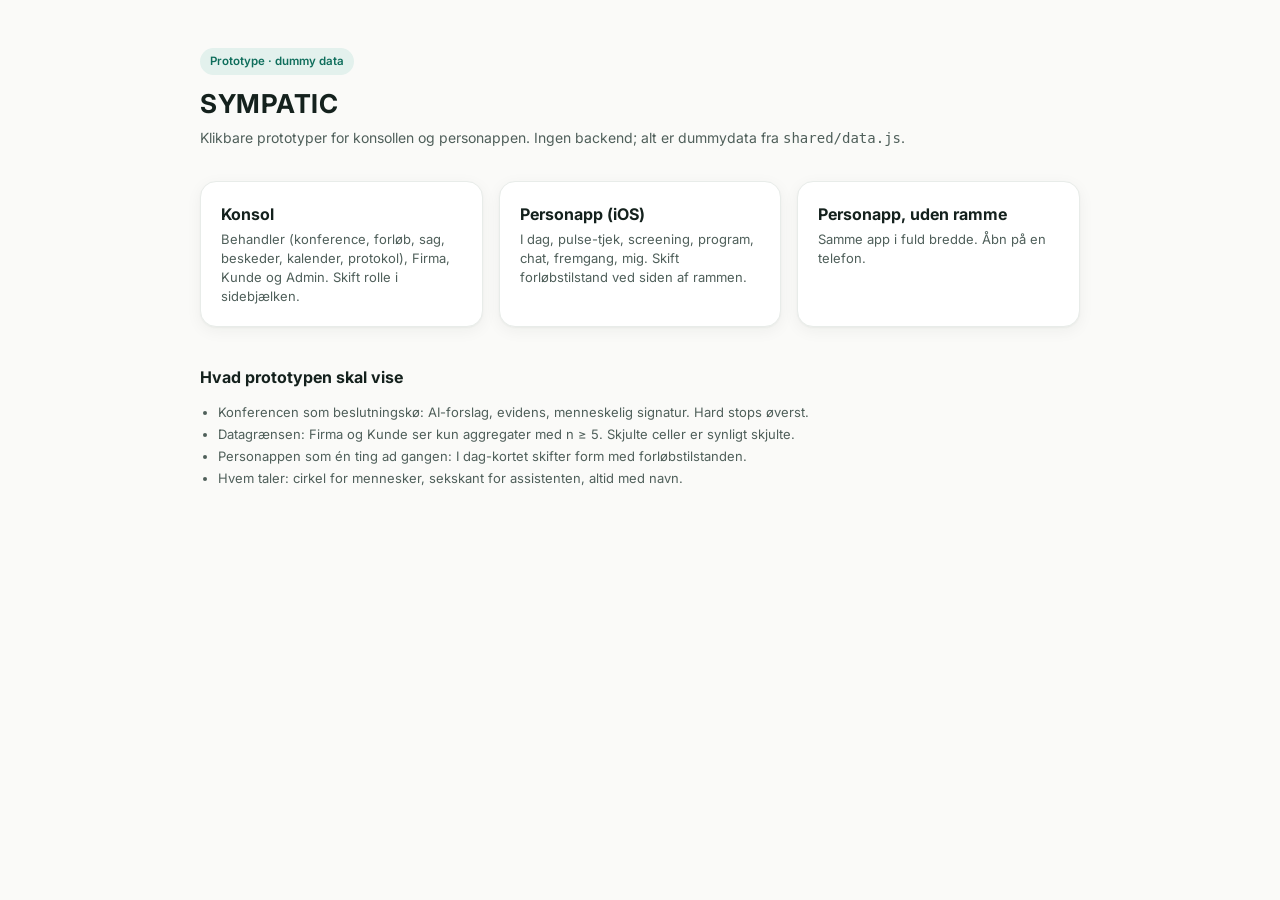
<file: index.html>
<!doctype html>
<html lang="da">
<head>
<meta charset="utf-8">
<meta name="viewport" content="width=device-width, initial-scale=1">
<title>SYMPATIC prototyper</title>
<link rel="preconnect" href="https://fonts.googleapis.com">
<link href="https://fonts.googleapis.com/css2?family=Inter:wght@400;500;600;700&display=swap" rel="stylesheet">
<link rel="stylesheet" href="shared/tokens.css">
<style>
  body { margin: 0; background: var(--sym-page); color: var(--sym-text); font-family: var(--sym-font); font-size: var(--sym-fs-body); line-height: var(--sym-lh-body); }
  main { max-width: 880px; margin: 0 auto; padding: 48px 20px 80px; }
  h1 { font-size: var(--sym-fs-h1); line-height: var(--sym-lh-h1); margin: 0 0 6px; letter-spacing: 0.02em; }
  .sub { color: var(--sym-text-2); margin: 0 0 32px; }
  .grid { display: grid; grid-template-columns: repeat(auto-fit, minmax(260px, 1fr)); gap: 16px; }
  a.card { display: block; background: var(--sym-surface); border: 1px solid var(--sym-border); border-radius: var(--sym-r-lg); box-shadow: var(--sym-shadow-card); padding: 20px; text-decoration: none; color: inherit; }
  a.card:hover { border-color: var(--sym-primary); }
  a.card h2 { font-size: var(--sym-fs-h3); line-height: var(--sym-lh-h3); margin: 0 0 4px; }
  a.card p { margin: 0; color: var(--sym-text-2); font-size: var(--sym-fs-small); line-height: var(--sym-lh-small); }
  .pill { display: inline-block; font-size: var(--sym-fs-micro); font-weight: 600; padding: 3px 10px; border-radius: var(--sym-r-pill); background: var(--sym-primary-soft); color: var(--sym-primary); margin-bottom: 12px; }
  ul { color: var(--sym-text-2); font-size: var(--sym-fs-small); line-height: 22px; padding-left: 18px; }
  h3 { font-size: var(--sym-fs-h3); margin: 40px 0 8px; }
</style>
</head>
<body>
<main>
  <span class="pill">Prototype · dummy data</span>
  <h1>SYMPATIC</h1>
  <p class="sub">Klikbare prototyper for konsollen og personappen. Ingen backend; alt er dummydata fra <code>shared/data.js</code>.</p>
  <div class="grid">
    <a class="card" href="console/index.html#/conference">
      <h2>Konsol</h2>
      <p>Behandler (konference, forløb, sag, beskeder, kalender, protokol), Firma, Kunde og Admin. Skift rolle i sidebjælken.</p>
    </a>
    <a class="card" href="person/index.html#/today">
      <h2>Personapp (iOS)</h2>
      <p>I dag, pulse-tjek, screening, program, chat, fremgang, mig. Skift forløbstilstand ved siden af rammen.</p>
    </a>
    <a class="card" href="person/index.html?frame=0#/today">
      <h2>Personapp, uden ramme</h2>
      <p>Samme app i fuld bredde. Åbn på en telefon.</p>
    </a>
  </div>
  <h3>Hvad prototypen skal vise</h3>
  <ul>
    <li>Konferencen som beslutningskø: AI-forslag, evidens, menneskelig signatur. Hard stops øverst.</li>
    <li>Datagrænsen: Firma og Kunde ser kun aggregater med n ≥ 5. Skjulte celler er synligt skjulte.</li>
    <li>Personappen som én ting ad gangen: I dag-kortet skifter form med forløbstilstanden.</li>
    <li>Hvem taler: cirkel for mennesker, sekskant for assistenten, altid med navn.</li>
  </ul>
</main>
</body>
</html>
</file>
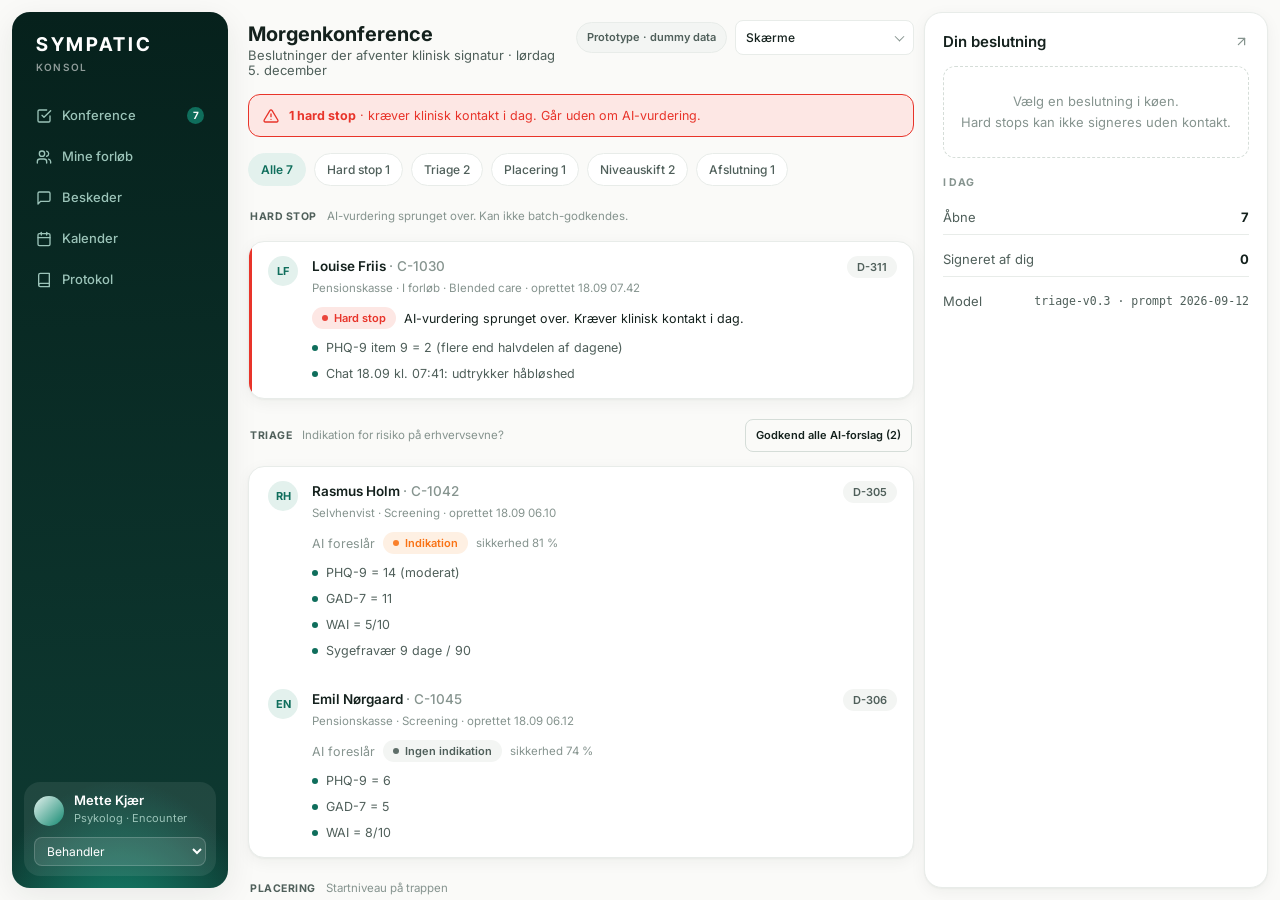
<file: console/index.html>
<!doctype html>
<html lang="da">
<head>
<meta charset="utf-8">
<meta name="viewport" content="width=device-width, initial-scale=1">
<title>SYMPATIC · Konsol</title>
<link rel="preconnect" href="https://fonts.googleapis.com">
<link rel="preconnect" href="https://fonts.gstatic.com" crossorigin>
<link href="https://fonts.googleapis.com/css2?family=Inter:wght@400;500;600;700&family=Inter+Tight:wght@700&display=swap" rel="stylesheet">
<link rel="stylesheet" href="../shared/tokens.css">
<style>
*{box-sizing:border-box;margin:0;padding:0}
html,body{height:100%}
body{font-family:var(--sym-font);font-size:var(--sym-fs-body);line-height:var(--sym-lh-body);color:var(--sym-text);background:var(--sym-page);-webkit-font-smoothing:antialiased}
button{font:inherit;color:inherit;background:none;border:0;cursor:pointer}
select,textarea,input{font:inherit;color:inherit}
a{color:inherit;text-decoration:none}
.app{display:flex;height:100vh;overflow:hidden}

/* ---------- sidebar ---------- */
.sidebar{margin:12px;width:216px;flex:0 0 216px;border-radius:18px;padding:12px 12px 12px;color:var(--sym-ink-text);display:flex;flex-direction:column;box-shadow:var(--sym-shadow-rail);
 background:radial-gradient(90% 26% at 50% 106%,var(--sym-ink-glow) 0%,transparent 70%),linear-gradient(178deg,var(--sym-ink-0) 0%,var(--sym-ink-1) 100%)}
.wordmark{font-family:"Inter Tight",var(--sym-font);font-weight:700;font-size:19px;letter-spacing:.14em;padding:10px 12px 18px;color:#fff}
.wordmark span{opacity:.55;font-size:10px;letter-spacing:.12em;display:block;font-family:var(--sym-font);font-weight:600;margin-top:2px}
.nav{display:flex;flex-direction:column;gap:2px}
.nav a{display:flex;align-items:center;gap:10px;padding:9px 12px;border-radius:12px;font-size:13px;font-weight:500;color:var(--sym-ink-text-muted)}
.nav a svg{width:16px;height:16px;flex:0 0 16px}
.nav a.active{background:var(--sym-ink-active-pill);color:#fff;font-weight:600}
.nav a .badge{margin-left:auto;background:var(--sym-primary);color:#fff;font-size:10px;font-weight:700;height:17px;min-width:17px;border-radius:999px;display:inline-flex;align-items:center;justify-content:center;padding:0 5px}
.nav a.active .badge{background:#fff;color:var(--sym-ink-1)}
.usercard{margin-top:auto;background:rgba(255,255,255,.08);border-radius:16px;padding:10px}
.usercard .row{display:flex;align-items:center;gap:10px}
.usercard .av{width:30px;height:30px;border-radius:50%;background:linear-gradient(135deg,var(--sym-primary-soft),var(--sym-ink-glow));flex:0 0 30px}
.usercard .nm{font-size:13px;font-weight:600;line-height:16px}
.usercard .rl{font-size:11px;color:var(--sym-ink-text-muted)}
.usercard select{margin-top:8px;width:100%;background:rgba(255,255,255,.1);border:1px solid rgba(255,255,255,.18);color:#fff;border-radius:8px;padding:5px 8px;font-size:12px}
.usercard select option{color:var(--sym-text)}

/* ---------- main ---------- */
.main{flex:1;min-width:0;display:flex;flex-direction:column;gap:16px;overflow-y:auto;padding:20px 10px 20px 8px}
.topbar{display:flex;align-items:flex-start;gap:12px}
.topbar h2{font-size:var(--sym-fs-h2);line-height:var(--sym-lh-h2);font-weight:700}
.topbar .sub{font-size:13px;color:var(--sym-text-2)}
.topbar .right{margin-left:auto;flex-shrink:0;display:flex;align-items:center;gap:8px}
.proto{white-space:nowrap;font-size:11px;font-weight:600;color:var(--sym-text-2);background:var(--sym-surface-sunken);border:1px solid var(--sym-border);border-radius:999px;padding:4px 10px}
.screens{position:relative}
.screens select{appearance:none;background:var(--sym-surface);border:1px solid var(--sym-border);border-radius:8px;padding:6px 28px 6px 10px;font-size:12px;font-weight:500;color:var(--sym-text)}
.screens:after{content:"";position:absolute;right:11px;top:50%;width:6px;height:6px;border-right:1.5px solid var(--sym-text-3);border-bottom:1.5px solid var(--sym-text-3);transform:translateY(-70%) rotate(45deg)}

.card{background:var(--sym-surface);border:1px solid var(--sym-border);border-radius:16px;box-shadow:var(--sym-shadow-card)}
.card .hd{display:flex;align-items:center;gap:10px;padding:14px 18px;border-bottom:1px solid var(--sym-border)}
.card .hd h3{font-size:15px;font-weight:600}
.card .hd .r{margin-left:auto;display:flex;gap:8px;align-items:center}
.card .bd{padding:16px 18px}
.label{font-size:10.5px;font-weight:700;text-transform:uppercase;letter-spacing:.05em;color:var(--sym-text-3)}
.stats{display:grid;grid-template-columns:repeat(4,1fr);gap:12px}
.stat{display:flex;gap:12px;padding:16px 18px}
.stat .ico{width:36px;height:36px;border-radius:10px;background:var(--sym-primary-soft);color:var(--sym-primary);display:flex;align-items:center;justify-content:center;flex:0 0 36px}
.stat .ico svg{width:17px;height:17px}
.stat .lb{font-size:11px;color:var(--sym-text-2)}
.stat .v{font-size:21px;font-weight:700;line-height:26px}
.stat .v.txt{font-size:15px;line-height:20px;padding-top:3px}
.stat .d{font-size:11px;color:var(--sym-text-3)}
.stat .d.up{color:var(--sym-success)}.stat .d.dn{color:var(--sym-danger)}.stat .d.wn{color:var(--sym-warning)}
.stat.suppressed .v{color:var(--sym-text-3);font-size:14px;font-weight:600}
.grid2{display:grid;grid-template-columns:1fr 1fr;gap:16px}
.grid32{display:grid;grid-template-columns:3fr 2fr;gap:16px}

table{width:100%;border-collapse:collapse;font-size:13px}
th{font-size:10.5px;font-weight:700;text-transform:uppercase;letter-spacing:.05em;color:var(--sym-text-3);text-align:left;padding:10px 18px;border-bottom:1px solid var(--sym-border)}
td{padding:11px 18px;border-bottom:1px solid var(--sym-border);vertical-align:middle}
tr:last-child td{border-bottom:0}
tr.click{cursor:pointer}tr.click:hover td{background:var(--sym-primary-softer)}
tr.sel td{background:var(--sym-primary-softer)}
td .sub,.sub{font-size:11.5px;color:var(--sym-text-3);line-height:15px}
td .who,td .b,.level em,.trend,td .chip{white-space:nowrap}
.card{overflow:hidden}.card:has(> table){overflow-x:auto}
.muted{color:var(--sym-text-3)}
.b{font-weight:600}

.chip{display:inline-flex;align-items:center;gap:6px;border-radius:999px;padding:3px 10px;font-size:11px;font-weight:600;line-height:16px;white-space:nowrap}
.chip:before{content:"";width:6px;height:6px;border-radius:50%;background:currentColor;opacity:.9}
.chip.nodot:before{display:none}
.chip.primary{background:var(--sym-primary-soft);color:var(--sym-primary)}
.chip.success{background:var(--sym-success-soft);color:var(--sym-success)}
.chip.warning{background:var(--sym-warning-soft);color:var(--sym-warning)}
.chip.danger{background:var(--sym-danger-soft);color:var(--sym-danger)}
.chip.info{background:var(--sym-info-soft);color:var(--sym-info)}
.chip.neutral{background:var(--sym-surface-sunken);color:var(--sym-text-2)}
.filters{display:flex;gap:8px;flex-wrap:wrap}
.filters button{border:1px solid var(--sym-border);background:var(--sym-surface);border-radius:999px;padding:5px 12px;font-size:12px;font-weight:500;color:var(--sym-text-2)}
.filters button.on{background:var(--sym-primary-soft);color:var(--sym-primary);border-color:var(--sym-primary-soft);font-weight:600}

.btn{display:inline-flex;align-items:center;justify-content:center;gap:6px;border-radius:12px;padding:9px 16px;font-size:13px;font-weight:600;border:1px solid transparent;transition:background .12s}
.btn.primary{background:var(--sym-primary);color:#fff}.btn.primary:hover{background:var(--sym-primary-hover)}
.btn.outline{border-color:var(--sym-border-strong);color:var(--sym-text)}.btn.outline:hover{background:var(--sym-surface-sunken)}
.btn.danger{border-color:var(--sym-danger);color:var(--sym-danger)}.btn.danger:hover{background:var(--sym-danger-soft)}
.btn.ghost{color:var(--sym-text-2)}.btn.ghost:hover{background:var(--sym-surface-sunken)}
.btn.sm{padding:5px 10px;font-size:11px;border-radius:8px}
.btn.lg{padding:12px 20px;font-size:14px;width:100%}
.btn:disabled{opacity:.45;cursor:not-allowed}
.btn.on{background:var(--sym-primary-soft);border-color:var(--sym-primary-soft);color:var(--sym-primary)}

.av{width:30px;height:30px;border-radius:50%;background:var(--sym-primary-soft);color:var(--sym-primary);font-size:11px;font-weight:700;display:inline-flex;align-items:center;justify-content:center;flex:0 0 30px}
.av.sm{width:24px;height:24px;font-size:10px;flex-basis:24px}
.hex{width:30px;height:33px;position:relative;flex:0 0 30px;display:inline-flex;align-items:center;justify-content:center;font-size:10px;font-weight:700;color:var(--sym-primary);filter:drop-shadow(0 2px 4px rgba(15,110,92,.18))}
.hex:before{content:"";position:absolute;inset:0;background:var(--sym-primary);clip-path:polygon(50% 0%,100% 25%,100% 75%,50% 100%,0% 75%,0% 25%);z-index:0}
.hex:after{content:"";position:absolute;inset:1.5px;background:#fff;clip-path:polygon(50% 0%,100% 25%,100% 75%,50% 100%,0% 75%,0% 25%);z-index:1}
.hex span{position:relative;z-index:2}
.hex.sm{width:24px;height:26px;flex-basis:24px;font-size:9px}
.who{display:flex;align-items:center;gap:10px}

.level{display:inline-flex;gap:3px;align-items:center}
.level i{width:18px;height:6px;border-radius:3px;background:var(--sym-border)}
.level i.on{background:var(--sym-primary)}
.level i.past{background:var(--sym-primary-soft)}
.level em{font-style:normal;font-size:11.5px;color:var(--sym-text-2);margin-left:6px}

/* ---------- rail ---------- */
.rail{margin:12px 12px 12px 0;width:344px;flex:0 0 344px;display:flex}
.rail .inner{flex:1;border-radius:18px;border:1px solid var(--sym-border);background:var(--sym-surface);box-shadow:var(--sym-shadow-card);padding:18px;display:flex;flex-direction:column;gap:14px;overflow-y:auto}
.rail h3{font-size:15px;font-weight:600;display:flex;align-items:center}
.rail h3 svg{margin-left:auto;width:15px;height:15px;color:var(--sym-text-3)}
.rail .sec{display:flex;flex-direction:column;gap:8px}
.rail textarea{width:100%;min-height:74px;border:1px solid var(--sym-border-strong);border-radius:12px;padding:10px 12px;font-size:13px;resize:vertical;background:var(--sym-surface)}
.rail textarea:focus,select:focus,input:focus{outline:2px solid var(--sym-primary-soft);border-color:var(--sym-primary)}
.rail .empty{color:var(--sym-text-3);font-size:13px;padding:24px 0;text-align:center;border:1px dashed var(--sym-border-strong);border-radius:12px}
.kv{display:flex;justify-content:space-between;gap:12px;font-size:13px;padding:6px 0;border-bottom:1px solid var(--sym-border)}
.kv:last-child{border-bottom:0}
.kv span:first-child{color:var(--sym-text-2)}
.selcard{border:1.5px solid var(--sym-primary);background:var(--sym-primary-softer);border-radius:12px;padding:12px}
.evid{list-style:none;display:flex;flex-direction:column;gap:5px;font-size:12.5px;color:var(--sym-text-2)}
.evid li{padding-left:14px;position:relative}
.evid li:before{content:"";position:absolute;left:0;top:8px;width:6px;height:6px;border-radius:50%;background:var(--sym-primary)}
.vgroup{display:flex;flex-direction:column;gap:6px}
.vgroup .btn{justify-content:flex-start;width:100%}
.vgroup .btn.on{outline:0}

/* ---------- conference ---------- */
.dgroup{display:flex;flex-direction:column;gap:10px}
.dgroup .gh{display:flex;align-items:center;gap:10px;padding:4px 2px}
.dgroup .gh .label{color:var(--sym-text-2)}
.dcard{display:grid;grid-template-columns:auto 1fr auto;gap:14px;align-items:start;padding:14px 16px;cursor:pointer;border-left:3px solid transparent;transition:background .1s}
.dcard:hover{background:var(--sym-primary-softer)}
.dcard.sel{background:var(--sym-primary-softer);border-left-color:var(--sym-primary)}
.dcard.hard{border-left-color:var(--sym-danger)}
.dcard.hard.sel{background:var(--sym-danger-soft)}
.dcard .t{font-size:13.5px;font-weight:600}
.dcard .meta{font-size:11.5px;color:var(--sym-text-3);margin-top:1px}
.dcard .prop{margin-top:8px;display:flex;align-items:center;gap:8px;flex-wrap:wrap;font-size:12.5px}
.dcard .prop .conf{color:var(--sym-text-3);font-size:11.5px}
.dcard .evid{margin-top:8px}
.dcard .right{display:flex;flex-direction:column;align-items:flex-end;gap:6px}
.dcard.signed{opacity:.55}
.dcard.signed .t:after{content:" · signeret";font-weight:500;color:var(--sym-success)}
.hardbanner svg{width:16px;height:16px;flex:0 0 16px}
.hardbanner{border:1px solid var(--sym-danger);background:var(--sym-danger-soft);border-radius:12px;padding:10px 14px;font-size:12.5px;color:var(--sym-danger);display:flex;gap:10px;align-items:center}

/* ---------- timeline ---------- */
.tl{position:relative;padding-left:22px;display:flex;flex-direction:column;gap:14px}
.tl:before{content:"";position:absolute;left:6px;top:6px;bottom:6px;width:1.5px;background:var(--sym-border-strong)}
.tl .it{position:relative}
.tl .it:before{content:"";position:absolute;left:-19px;top:5px;width:8px;height:8px;border-radius:50%;background:var(--sym-surface);border:1.5px solid var(--sym-primary)}
.tl .it.d:before{background:var(--sym-primary)}
.tl .it.h:before{border-color:var(--sym-danger);background:var(--sym-danger)}
.tl .it .w{font-size:11px;color:var(--sym-text-3)}
.tl .it .tt{font-size:13px;font-weight:600}
.tl .it .tx{font-size:12.5px;color:var(--sym-text-2)}
.chk{display:flex;flex-direction:column;gap:6px;font-size:13px}
.chk label{display:flex;gap:10px;align-items:center;cursor:pointer}
.chk input{accent-color:var(--sym-primary);width:15px;height:15px}
.audnote{margin-top:10px;border:1px solid var(--sym-border);background:var(--sym-surface-sunken);border-radius:12px;padding:10px 12px;font-size:12px;color:var(--sym-text-2)}
.raw{margin-top:10px;display:grid;grid-template-columns:1fr auto;gap:4px 16px;font-size:12.5px}
.raw span:nth-child(even){font-weight:600;text-align:right}

/* ---------- messages ---------- */
.threads{display:grid;grid-template-columns:260px 1fr;min-height:520px}
.tlist{border-right:1px solid var(--sym-border)}
.tlist .ti{display:flex;gap:10px;padding:12px 16px;cursor:pointer;border-bottom:1px solid var(--sym-border)}
.tlist .ti.sel,.tlist .ti:hover{background:var(--sym-primary-softer)}
.tlist .ti .n{font-size:13px;font-weight:600}
.tlist .ti .p{font-size:11.5px;color:var(--sym-text-3);white-space:nowrap;overflow:hidden;text-overflow:ellipsis;max-width:180px}
.msgs{display:flex;flex-direction:column;gap:10px;padding:16px}
.msg{display:flex;gap:10px;max-width:78%}
.msg .bub{background:var(--sym-surface-sunken);border-radius:12px;padding:8px 12px;font-size:13px}
.msg .wh{font-size:10.5px;color:var(--sym-text-3);margin-bottom:2px}
.msg.person{align-self:flex-end;flex-direction:row-reverse}
.msg.person .bub{background:var(--sym-primary-soft);color:var(--sym-text)}
.msg.draft .bub{background:var(--sym-surface);border:1.5px dashed var(--sym-primary);}
.msg.draft .acts{display:flex;gap:6px;margin-top:8px}
.msg.clinician .bub{background:var(--sym-surface);border:1px solid var(--sym-border)}

/* ---------- schedule ---------- */
.week{display:grid;grid-template-columns:repeat(5,1fr);gap:10px}
.day{border:1px solid var(--sym-border);border-radius:12px;min-height:280px;padding:10px}
.day .dn{font-size:11px;font-weight:700;color:var(--sym-text-3);text-transform:uppercase;letter-spacing:.05em}
.day .dd{font-size:18px;font-weight:700;margin-bottom:8px}
.sess{background:var(--sym-primary-soft);border-left:3px solid var(--sym-primary);border-radius:8px;padding:8px 10px;font-size:12px;margin-bottom:6px;cursor:pointer}
.sess .tm{font-weight:700;font-size:11px}
.sess.conf{background:var(--sym-surface-sunken);border-left-color:var(--sym-text-3)}

/* ---------- forms ---------- */
.form{display:flex;flex-direction:column;gap:12px;max-width:560px}
.form label{font-size:12px;font-weight:600;color:var(--sym-text-2);display:flex;flex-direction:column;gap:5px}
.form input,.form select,.form textarea{border:1px solid var(--sym-border-strong);border-radius:10px;padding:9px 12px;font-size:13px;background:var(--sym-surface)}
.form textarea{min-height:90px}
.notice{border:1px solid var(--sym-info);background:var(--sym-info-soft);border-radius:12px;padding:10px 14px;font-size:12.5px;color:var(--sym-text)}
.notice.warn{border-color:var(--sym-warning);background:var(--sym-warning-soft)}
.main>*{flex:0 0 auto}
.ground .p{font-size:13px;line-height:20px;color:var(--sym-text)}
.facts td{padding:9px 14px;vertical-align:top}.facts th{padding:9px 14px}
.facts .cn{font-weight:600;font-size:12.5px}.facts .cc{font-size:11px;color:var(--sym-text-3);margin-top:1px}
.facts .ev{font-size:11.5px;color:var(--sym-text-2);white-space:nowrap}.facts .ev .cites{margin-top:4px}
.facts .ev .cite{padding:1px 8px;font-size:10.5px}
.confbar{display:flex;align-items:center;gap:8px;font-size:11.5px;color:var(--sym-text-2);white-space:nowrap}
.confbar i{display:block;width:56px;height:6px;border-radius:3px;background:var(--sym-surface-sunken);overflow:hidden;position:relative}
.confbar i:after{content:"";position:absolute;left:0;top:0;bottom:0;width:var(--w);background:var(--sym-primary);border-radius:3px}
.confbar.low i:after{background:var(--sym-warning)}
.facts tr.hl td{background:var(--sym-primary-softer)}
.facts .acts{display:flex;gap:4px;white-space:nowrap}
.facts .note{font-size:11px;color:var(--sym-text-3);margin-top:3px}
.claims{list-style:none;margin:0;padding:0;display:flex;flex-direction:column;gap:8px}
.claims li{font-size:12.5px;line-height:18px}.claims li .cites{margin-top:4px}
.claims li.dropped{color:var(--sym-text-3);text-decoration:line-through}
.answer .none{font-size:12.5px;line-height:18px;font-weight:600}
.answer .cnt{font-size:10.5px;color:var(--sym-text-3);margin-top:8px;display:flex;justify-content:space-between;align-items:center;gap:10px;flex-wrap:wrap}
.answer .cnt button{font-size:10.5px;color:var(--sym-primary);background:none;border:0;padding:0;cursor:pointer}
.dropbox{margin-top:6px;border-top:1px dashed var(--sym-border-strong);padding-top:6px}
.dropbox .lb{font-size:10.5px;color:var(--sym-text-3);margin-top:2px;text-decoration:none}
.cite.fact:before{content:"";width:7px;height:7px;background:var(--sym-primary);border-radius:1px;opacity:.85}
.cite.sopc:before{content:"";width:7px;height:7px;border:1.5px solid var(--sym-primary);border-radius:1px;box-sizing:border-box}
.xstats{display:grid;grid-template-columns:repeat(4,1fr);gap:12px;margin-bottom:16px}
.xstats .card{padding:14px 16px}.xstats .lb{font-size:11px;color:var(--sym-text-2)}.xstats .v{font-size:21px;font-weight:700;line-height:26px}.xstats .d{font-size:11px;color:var(--sym-text-3)}
.themes{display:flex;flex-wrap:wrap;gap:6px;margin-top:10px}
.themes .chip b{font-weight:700;margin-left:2px}
.cites{display:flex;flex-wrap:wrap;gap:6px;margin-top:6px}
.cite{display:inline-flex;align-items:center;gap:6px;border:1px solid var(--sym-border-strong);background:var(--sym-surface);border-radius:999px;padding:3px 10px;font-size:11.5px;font-weight:500;color:var(--sym-text-2);cursor:pointer;line-height:16px}
.cite:hover{border-color:var(--sym-primary);color:var(--sym-primary)}
.cite.sop:before{content:"";width:7px;height:7px;background:var(--sym-primary);border-radius:1px;opacity:.85}
.cite.chat:before{content:"";width:7px;height:7px;background:var(--sym-text-3);border-radius:50%}
.answer{border:1px solid var(--sym-border);background:var(--sym-surface-sunken);border-radius:12px;padding:10px 12px;margin-top:8px}
.answer .q{font-size:11.5px;color:var(--sym-text-3);margin-bottom:4px}
.answer .a{font-size:12.5px;line-height:19px}
.answer .fn{font-size:10.5px;color:var(--sym-text-3);margin-top:8px;line-height:14px}
.presets{display:flex;flex-direction:column;gap:6px;margin-top:8px}
.presets button{text-align:left;font-size:12px;padding:6px 10px;border:1px solid var(--sym-border);border-radius:8px;background:var(--sym-surface);color:var(--sym-text-2)}
.presets button:hover{border-color:var(--sym-primary);color:var(--sym-primary)}
.askrow{display:flex;gap:6px;align-items:center;margin-top:8px}
.askrow input{flex:1;min-width:0}
.msg.focus .bub{outline:2px solid var(--sym-primary);outline-offset:2px}
.sheetwrap{position:fixed;inset:0;background:rgba(20,33,29,.28);z-index:40;display:flex;justify-content:flex-end}
.sheet{width:420px;max-width:92vw;height:100%;background:var(--sym-surface);box-shadow:var(--sym-shadow-pop);padding:22px 24px;overflow:auto;display:flex;flex-direction:column;gap:12px}
.sheet .src{font-size:11.5px;color:var(--sym-text-3)}
.sheet h3{font-size:16px;font-weight:600}
.sheet .ex{font-size:13.5px;line-height:21px;border-left:3px solid var(--sym-primary);padding-left:12px;color:var(--sym-text)}
.sheet .foot{margin-top:auto;display:flex;gap:8px}
.corpora{display:grid;grid-template-columns:repeat(3,1fr);gap:12px}
.corp{padding:16px 18px}
.corp .n{font-size:14px;font-weight:600}
.corp .c{font-size:21px;font-weight:700;margin:6px 0 2px}
.corp .m{font-size:12px;color:var(--sym-text-2);line-height:17px}
.corp .sc{margin-top:10px}
td.nowrap{white-space:nowrap}
.pill-list{display:flex;gap:8px;flex-wrap:wrap}
.legend{display:flex;gap:14px;font-size:11px;color:var(--sym-text-2);align-items:center}
.legend i{width:8px;height:8px;border-radius:50%;display:inline-block;margin-right:5px}
.searchbox{border:1px solid var(--sym-border-strong);border-radius:10px;padding:7px 12px;font-size:13px;width:280px;background:var(--sym-surface)}
.toggle{display:inline-flex;align-items:center;gap:8px;font-size:12.5px;cursor:pointer}
.toggle i{width:30px;height:17px;border-radius:999px;background:var(--sym-border-strong);position:relative;transition:background .12s}
.toggle i:after{content:"";position:absolute;top:2px;left:2px;width:13px;height:13px;border-radius:50%;background:#fff;transition:left .12s}
.toggle.on i{background:var(--sym-primary)}.toggle.on i:after{left:15px}
.mods{display:flex;flex-direction:column;gap:8px}
.mod{display:grid;grid-template-columns:1fr auto;gap:10px;padding:12px 14px;border:1px solid var(--sym-border);border-radius:12px;cursor:pointer}
.mod:hover,.mod.sel{background:var(--sym-primary-softer);border-color:var(--sym-primary-soft)}
.mod .t{font-size:13px;font-weight:600}
.mod .s{font-size:11.5px;color:var(--sym-text-3)}
.rules{display:grid;grid-template-columns:1fr 1fr;gap:12px}
.rules .col{border:1px solid var(--sym-border);border-radius:12px;padding:12px 14px}
.rules ul{list-style:none;display:flex;flex-direction:column;gap:6px;font-size:12.5px;margin-top:8px}
.rules li{padding-left:16px;position:relative}
.rules .may li:before{content:"";position:absolute;left:0;top:7px;width:7px;height:7px;border-radius:50%;background:var(--sym-success)}
.rules .must li:before{content:"";position:absolute;left:0;top:7px;width:7px;height:7px;border-radius:2px;background:var(--sym-danger)}

/* ---------- toast ---------- */
.toast{position:fixed;left:50%;bottom:26px;transform:translateX(-50%) translateY(20px);background:var(--sym-ink-1);color:#fff;padding:10px 16px;border-radius:12px;font-size:13px;box-shadow:var(--sym-shadow-pop);opacity:0;transition:all .18s;pointer-events:none;z-index:50}
.toast.show{opacity:1;transform:translateX(-50%) translateY(0)}
.chart{width:100%;height:auto;display:block}
.chart text{font-family:var(--sym-font);font-size:10px;fill:var(--sym-text-3)}
.mini{width:70px;height:22px}
.trend{display:inline-flex;align-items:center;gap:5px;font-size:12px}
.trend.up{color:var(--sym-danger)}.trend.down{color:var(--sym-success)}.trend.flat{color:var(--sym-text-3)}
.dot{width:8px;height:8px;border-radius:50%;display:inline-block}
.bar{height:8px;border-radius:4px;background:var(--sym-border);overflow:hidden}
.bar i{display:block;height:100%;background:var(--sym-primary);border-radius:4px}
.versions{display:flex;flex-direction:column;gap:8px}
.ver{display:grid;grid-template-columns:auto 1fr auto;gap:12px;align-items:center;padding:10px 14px;border:1px solid var(--sym-border);border-radius:12px;font-size:13px}
.ver .code{display:block;margin-top:3px}
.ver.live{border-color:var(--sym-primary-soft);background:var(--sym-primary-softer)}
.code{font-family:ui-monospace,SFMono-Regular,Menlo,monospace;font-size:11.5px;color:var(--sym-text-2)}
.h3{font-size:13.5px;font-weight:600;margin-bottom:6px}
.p{font-size:13px;color:var(--sym-text-2)}
.kq td,.kq th{padding-left:12px;padding-right:12px}.kq td:first-child,.kq th:first-child{padding-left:18px}.kq td:last-child{white-space:nowrap;width:1%;padding-right:14px}.kq .confbar i{width:44px}
.cite.tr:before{content:"";width:7px;height:7px;border:1.5px solid var(--sym-text-3);border-radius:50%;box-sizing:border-box}
.trs .hd .searchbox{width:220px;padding:5px 10px;font-size:12.5px}
.trs .trsess{border-top:1px solid var(--sym-border)}
.trs .sh{display:flex;align-items:center;gap:10px;width:100%;padding:11px 18px;background:none;border:0;font:inherit;text-align:left;cursor:pointer;color:var(--sym-text)}
.trs .sh:hover{background:var(--sym-surface-sunken)}
.trs .sh .sq{width:9px;height:9px;background:var(--sym-primary);border-radius:2px;flex:0 0 9px;opacity:.85}
.trs .sh .ttl{font-weight:600;font-size:13px}
.trs .sh .meta{font-size:11.5px;color:var(--sym-text-3)}
.trs .sh .cnt{margin-left:auto;font-size:11.5px;color:var(--sym-text-3);white-space:nowrap}
.trs .segs{border-top:1px solid var(--sym-border);background:var(--sym-page)}
.trs .seg{display:grid;grid-template-columns:44px 30px 1fr;gap:10px;padding:9px 18px;border-bottom:1px solid var(--sym-border);align-items:start}
.trs .seg:last-child{border-bottom:0}
.trs .seg.hl{background:var(--sym-primary-softer)}
.trs .seg .t{font-size:11px;color:var(--sym-text-3);font-variant-numeric:tabular-nums;padding-top:7px}
.trs .seg .av{width:26px;height:26px;font-size:10px}
.trs .seg .who{font-size:11px;color:var(--sym-text-3);font-weight:600;display:flex;gap:6px;align-items:center;flex-wrap:wrap}
.trs .seg .who .ch{font-weight:500;font-family:ui-monospace,Menlo,monospace;font-size:10px;background:var(--sym-surface-sunken);padding:0 5px;border-radius:4px}
.trs .seg .who .cite{padding:0 7px;font-size:10px;line-height:15px}
.trs .seg .tx{font-size:13px;line-height:19px;margin-top:2px}
.trs .seg .tx mark{background:var(--sym-warm-soft);color:inherit;padding:0 1px;border-radius:2px}
.trs .anno{margin:6px 0 0 12px;border-left:2px solid var(--sym-border-strong);padding:4px 10px;font-size:12px;color:var(--sym-text-2)}
.trs .anno .lbl{display:block;font-size:10.5px;font-weight:600;color:var(--sym-text-3);text-transform:uppercase;letter-spacing:.04em;margin-bottom:2px}
.trs .anno .orig{font-size:11.5px;color:var(--sym-text-3);margin-top:2px}
</style>
</head>
<body>
<div class="app">
  <aside class="sidebar">
    <div class="wordmark">SYMPATIC<span>KONSOL</span></div>
    <nav class="nav" id="nav"></nav>
    <div class="usercard">
      <div class="row"><div class="av"></div><div><div class="nm" id="uname">Mette Kjær</div><div class="rl" id="urole">Psykolog · Encounter</div></div></div>
      <select id="role" aria-label="Rolle"><option value="behandler">Behandler</option><option value="firma">Firma</option><option value="kunde">Kunde</option><option value="admin">Admin</option></select>
    </div>
  </aside>
  <main class="main" id="main"></main>
  <aside class="rail"><div class="inner" id="rail"></div></aside>
</div>
<div class="toast" id="toast"></div>

<script src="../shared/data.js"></script>
<script>
/* ============ icons (lucide-style, inline) ============ */
const I = {
  conf:'<svg viewBox="0 0 24 24" fill="none" stroke="currentColor" stroke-width="2" stroke-linecap="round" stroke-linejoin="round"><path d="M9 11l3 3L22 4"/><path d="M21 12v7a2 2 0 0 1-2 2H5a2 2 0 0 1-2-2V5a2 2 0 0 1 2-2h11"/></svg>',
  cases:'<svg viewBox="0 0 24 24" fill="none" stroke="currentColor" stroke-width="2" stroke-linecap="round" stroke-linejoin="round"><path d="M16 21v-2a4 4 0 0 0-4-4H6a4 4 0 0 0-4 4v2"/><circle cx="9" cy="7" r="4"/><path d="M22 21v-2a4 4 0 0 0-3-3.87"/><path d="M16 3.13a4 4 0 0 1 0 7.75"/></svg>',
  msg:'<svg viewBox="0 0 24 24" fill="none" stroke="currentColor" stroke-width="2" stroke-linecap="round" stroke-linejoin="round"><path d="M21 15a2 2 0 0 1-2 2H7l-4 4V5a2 2 0 0 1 2-2h14a2 2 0 0 1 2 2z"/></svg>',
  cal:'<svg viewBox="0 0 24 24" fill="none" stroke="currentColor" stroke-width="2" stroke-linecap="round" stroke-linejoin="round"><rect x="3" y="4" width="18" height="18" rx="2"/><line x1="16" y1="2" x2="16" y2="6"/><line x1="8" y1="2" x2="8" y2="6"/><line x1="3" y1="10" x2="21" y2="10"/></svg>',
  book:'<svg viewBox="0 0 24 24" fill="none" stroke="currentColor" stroke-width="2" stroke-linecap="round" stroke-linejoin="round"><path d="M4 19.5A2.5 2.5 0 0 1 6.5 17H20"/><path d="M6.5 2H20v20H6.5A2.5 2.5 0 0 1 4 19.5v-15A2.5 2.5 0 0 1 6.5 2z"/></svg>',
  pulse:'<svg viewBox="0 0 24 24" fill="none" stroke="currentColor" stroke-width="2" stroke-linecap="round" stroke-linejoin="round"><polyline points="22 12 18 12 15 21 9 3 6 12 2 12"/></svg>',
  signal:'<svg viewBox="0 0 24 24" fill="none" stroke="currentColor" stroke-width="2" stroke-linecap="round" stroke-linejoin="round"><path d="M2 20h.01"/><path d="M7 20v-4"/><path d="M12 20v-8"/><path d="M17 20V8"/><path d="M22 4v16"/></svg>',
  refer:'<svg viewBox="0 0 24 24" fill="none" stroke="currentColor" stroke-width="2" stroke-linecap="round" stroke-linejoin="round"><path d="M16 21v-2a4 4 0 0 0-4-4H5a4 4 0 0 0-4 4v2"/><circle cx="8.5" cy="7" r="4"/><line x1="20" y1="8" x2="20" y2="14"/><line x1="23" y1="11" x2="17" y2="11"/></svg>',
  camp:'<svg viewBox="0 0 24 24" fill="none" stroke="currentColor" stroke-width="2" stroke-linecap="round" stroke-linejoin="round"><circle cx="12" cy="12" r="10"/><polyline points="12 6 12 12 16 14"/></svg>',
  report:'<svg viewBox="0 0 24 24" fill="none" stroke="currentColor" stroke-width="2" stroke-linecap="round" stroke-linejoin="round"><path d="M14 2H6a2 2 0 0 0-2 2v16a2 2 0 0 0 2 2h12a2 2 0 0 0 2-2V8z"/><polyline points="14 2 14 8 20 8"/><line x1="16" y1="13" x2="8" y2="13"/><line x1="16" y1="17" x2="8" y2="17"/></svg>',
  pop:'<svg viewBox="0 0 24 24" fill="none" stroke="currentColor" stroke-width="2" stroke-linecap="round" stroke-linejoin="round"><circle cx="12" cy="12" r="10"/><path d="M12 2a14.5 14.5 0 0 0 0 20 14.5 14.5 0 0 0 0-20"/><path d="M2 12h20"/></svg>',
  out:'<svg viewBox="0 0 24 24" fill="none" stroke="currentColor" stroke-width="2" stroke-linecap="round" stroke-linejoin="round"><polyline points="23 6 13.5 15.5 8.5 10.5 1 18"/><polyline points="17 6 23 6 23 12"/></svg>',
  value:'<svg viewBox="0 0 24 24" fill="none" stroke="currentColor" stroke-width="2" stroke-linecap="round" stroke-linejoin="round"><line x1="12" y1="1" x2="12" y2="23"/><path d="M17 5H9.5a3.5 3.5 0 0 0 0 7h5a3.5 3.5 0 0 1 0 7H6"/></svg>',
  contract:'<svg viewBox="0 0 24 24" fill="none" stroke="currentColor" stroke-width="2" stroke-linecap="round" stroke-linejoin="round"><rect x="3" y="3" width="18" height="18" rx="2"/><line x1="9" y1="9" x2="15" y2="9"/><line x1="9" y1="13" x2="15" y2="13"/><line x1="9" y1="17" x2="12" y2="17"/></svg>',
  tenant:'<svg viewBox="0 0 24 24" fill="none" stroke="currentColor" stroke-width="2" stroke-linecap="round" stroke-linejoin="round"><rect x="3" y="3" width="7" height="7"/><rect x="14" y="3" width="7" height="7"/><rect x="14" y="14" width="7" height="7"/><rect x="3" y="14" width="7" height="7"/></svg>',
  model:'<svg viewBox="0 0 24 24" fill="none" stroke="currentColor" stroke-width="2" stroke-linecap="round" stroke-linejoin="round"><rect x="4" y="4" width="16" height="16" rx="2"/><rect x="9" y="9" width="6" height="6"/><line x1="9" y1="1" x2="9" y2="4"/><line x1="15" y1="1" x2="15" y2="4"/><line x1="9" y1="20" x2="9" y2="23"/><line x1="15" y1="20" x2="15" y2="23"/><line x1="20" y1="9" x2="23" y2="9"/><line x1="20" y1="14" x2="23" y2="14"/><line x1="1" y1="9" x2="4" y2="9"/><line x1="1" y1="14" x2="4" y2="14"/></svg>',
  audit:'<svg viewBox="0 0 24 24" fill="none" stroke="currentColor" stroke-width="2" stroke-linecap="round" stroke-linejoin="round"><path d="M12 22s8-4 8-10V5l-8-3-8 3v7c0 6 8 10 8 10z"/></svg>',
  data:'<svg viewBox="0 0 24 24" fill="none" stroke="currentColor" stroke-width="2" stroke-linecap="round" stroke-linejoin="round"><ellipse cx="12" cy="5" rx="9" ry="3"/><path d="M21 12c0 1.66-4 3-9 3s-9-1.34-9-3"/><path d="M3 5v14c0 1.66 4 3 9 3s9-1.34 9-3V5"/></svg>',
  list:'<svg viewBox="0 0 24 24" fill="none" stroke="currentColor" stroke-width="2" stroke-linecap="round" stroke-linejoin="round"><line x1="8" y1="6" x2="21" y2="6"/><line x1="8" y1="12" x2="21" y2="12"/><line x1="8" y1="18" x2="21" y2="18"/><line x1="3" y1="6" x2="3.01" y2="6"/><line x1="3" y1="12" x2="3.01" y2="12"/><line x1="3" y1="18" x2="3.01" y2="18"/></svg>',
  arrow:'<svg viewBox="0 0 24 24" fill="none" stroke="currentColor" stroke-width="2" stroke-linecap="round" stroke-linejoin="round"><line x1="7" y1="17" x2="17" y2="7"/><polyline points="7 7 17 7 17 17"/></svg>',
  alert:'<svg viewBox="0 0 24 24" fill="none" stroke="currentColor" stroke-width="2" stroke-linecap="round" stroke-linejoin="round"><path d="M10.29 3.86L1.82 18a2 2 0 0 0 1.71 3h16.94a2 2 0 0 0 1.71-3L13.71 3.86a2 2 0 0 0-3.42 0z"/><line x1="12" y1="9" x2="12" y2="13"/><line x1="12" y1="17" x2="12.01" y2="17"/></svg>',
  check:'<svg viewBox="0 0 24 24" fill="none" stroke="currentColor" stroke-width="2.2" stroke-linecap="round" stroke-linejoin="round"><polyline points="20 6 9 17 4 12"/></svg>',
  user:'<svg viewBox="0 0 24 24" fill="none" stroke="currentColor" stroke-width="2" stroke-linecap="round" stroke-linejoin="round"><path d="M20 21v-2a4 4 0 0 0-4-4H8a4 4 0 0 0-4 4v2"/><circle cx="12" cy="7" r="4"/></svg>',
  clock:'<svg viewBox="0 0 24 24" fill="none" stroke="currentColor" stroke-width="2" stroke-linecap="round" stroke-linejoin="round"><circle cx="12" cy="12" r="10"/><polyline points="12 6 12 12 16 14"/></svg>',
};

/* ============ helpers ============ */
const $ = s=>document.querySelector(s);
const P = id=>SYM.persons.find(p=>p.id===id);
const C = id=>SYM.cases.find(c=>c.id===id);
const B = id=>SYM.clinicians.find(b=>b.id===id);
const T = id=>SYM.tenants.find(t=>t.id===id);
const ini = n=>n.split(" ").map(x=>x[0]).join("").slice(0,2).toUpperCase();
const esc = s=>String(s).replace(/[&<>"]/g,c=>({"&":"&amp;","<":"&lt;",">":"&gt;",'"':"&quot;"}[c]));
const fmtDT = s=>{const d=new Date(s);return d.toLocaleDateString("da-DK",{day:"2-digit",month:"2-digit"})+" "+d.toLocaleTimeString("da-DK",{hour:"2-digit",minute:"2-digit"});};
const fmtD = s=>new Date(s).toLocaleDateString("da-DK",{day:"2-digit",month:"2-digit",year:"numeric"});
function toast(t){const e=$("#toast");e.textContent=t;e.classList.add("show");clearTimeout(e._t);e._t=setTimeout(()=>e.classList.remove("show"),2200);}
const stateChip = s=>{const tone={in_care:"primary",screening:"info",indicated:"warning",referred:"neutral",post_care:"success",stabilised:"success",escalated:"danger",no_indication:"neutral",monitored:"neutral"}[s]||"neutral";return `<span class="chip ${tone}">${SYM.stateLabel[s]}</span>`;};
const levelInd = l=>{const ls=["guided","human","blended"];const i=ls.indexOf(l);return `<span class="level">${ls.map((x,k)=>`<i class="${k===i?"on":k<i?"past":""}"></i>`).join("")}<em>${l?SYM.levelLabel[l]:"—"}</em></span>`;};
const av = p=>`<span class="av">${ini(p.name)}</span>`;
const hex = t=>`<span class="hex"><span>${t}</span></span>`;
const trend = t=>t?`<span class="trend ${t}">${t==="up"?"Stigende risiko":t==="down"?"Faldende":"Uændret"}</span>`:'<span class="muted">—</span>';
const srcLabel={workplace:"Arbejdsplads",fund:"Pensionskasse",self:"Selvhenvist"};

/* SVG line chart: series [{v:[..],color}], labels */
function lineChart(series,labels,opt={}){
  const W=opt.w||600,H=opt.h||180,pl=28,pr=10,pt=12,pb=22;
  const all=series.flatMap(s=>s.v.filter(x=>x!=null));
  let mn=opt.min!=null?opt.min:Math.min(...all),mx=opt.max!=null?opt.max:Math.max(...all);
  if(mx===mn){mx+=1;mn-=1}
  const n=labels.length,x=i=>pl+i*(W-pl-pr)/(n-1),y=v=>pt+(H-pt-pb)*(1-(v-mn)/(mx-mn));
  let g="";const ticks=4;for(let k=0;k<=ticks;k++){const v=mn+(mx-mn)*k/ticks,yy=y(v);g+=`<line x1="${pl}" x2="${W-pr}" y1="${yy}" y2="${yy}" stroke="var(--sym-border)"/><text x="${pl-6}" y="${yy+3}" text-anchor="end">${Number.isInteger(mx-mn)?Math.round(v):v.toFixed(1)}</text>`;}
  let bands="";if(opt.bands){opt.bands.forEach(b=>{bands+=`<rect x="${x(b.from)}" y="${pt}" width="${x(b.to)-x(b.from)}" height="${H-pt-pb}" fill="${b.color}" opacity="${b.opacity||.5}"/>`;});}
  let paths="";series.forEach(s=>{const pts=s.v.map((v,i)=>v==null?null:[x(i),y(v)]).filter(Boolean);const d=pts.map((p,i)=>(i?"L":"M")+p[0].toFixed(1)+" "+p[1].toFixed(1)).join(" ");
    if(s.area){const id="g"+Math.random().toString(36).slice(2,7);paths+=`<defs><linearGradient id="${id}" x1="0" x2="0" y1="0" y2="1"><stop offset="0" stop-color="${s.color}" stop-opacity=".16"/><stop offset="1" stop-color="${s.color}" stop-opacity=".02"/></linearGradient></defs><path d="${d} L${pts[pts.length-1][0]} ${H-pb} L${pts[0][0]} ${H-pb} Z" fill="url(#${id})"/>`;}
    paths+=`<path d="${d}" fill="none" stroke="${s.color}" stroke-width="2" stroke-linejoin="round"/>`;pts.forEach(p=>paths+=`<circle cx="${p[0]}" cy="${p[1]}" r="3" fill="#fff" stroke="${s.color}" stroke-width="1.5"/>`);});
  const lab=labels.map((l,i)=>`<text x="${x(i)}" y="${H-6}" text-anchor="middle">${l}</text>`).join("");
  return `<svg class="chart" viewBox="0 0 ${W} ${H}">${bands}${g}${paths}${lab}</svg>`;
}
function spark(v,color){const W=70,H=22,mn=Math.min(...v),mx=Math.max(...v)||1;const x=i=>2+i*(W-4)/(v.length-1),y=a=>2+(H-4)*(1-(a-mn)/((mx-mn)||1));return `<svg class="mini" viewBox="0 0 ${W} ${H}"><path d="${v.map((a,i)=>(i?"L":"M")+x(i)+" "+y(a)).join(" ")}" fill="none" stroke="${color}" stroke-width="1.5"/></svg>`;}
function barChart(items,opt={}){const W=opt.w||600,H=opt.h||180,pl=opt.pl||110,pr=40,bh=18,gap=10,mx=Math.max(...items.map(i=>i.v||0))||1;const rows=items.map((it,k)=>{const y=12+k*(bh+gap);if(it.v==null)return `<text x="${pl-8}" y="${y+13}" text-anchor="end" style="fill:var(--sym-text)">${it.l}</text><rect x="${pl}" y="${y}" width="${W-pl-pr}" height="${bh}" rx="4" fill="var(--sym-surface-sunken)"/><text x="${pl+8}" y="${y+13}">n under 5 · skjult</text>`;const w=(W-pl-pr)*it.v/mx;return `<text x="${pl-8}" y="${y+13}" text-anchor="end" style="fill:var(--sym-text)">${it.l}</text><rect x="${pl}" y="${y}" width="${w}" height="${bh}" rx="4" fill="${it.c||"var(--sym-primary)"}"/><text x="${pl+w+6}" y="${y+13}" style="fill:var(--sym-text)">${it.t||it.v}</text>`;}).join("");const h=12+items.length*(bh+gap);return `<svg class="chart" viewBox="0 0 ${W} ${h}">${rows}</svg>`;}

/* ============ state ============ */
const state = {trq:"",trOpen:{},trFocus:null,
  role:"behandler",
  selDecision:null, signed:{}, verdict:{}, reason:{},
  rawShown:{}, selThread:"C-1041", drafts:{"C-1041":true,"C-1039":true},
  selMod:0, filter:"alle", audq:"", refCreated:false, selSess:null, campOn:true, selTenant:"k1",
  ask:null, sheet:null, msgFocus:null, factHl:null, rq:{},
};

/* ============ nav per role ============ */
const NAV = {
  behandler:[["conference","Konference",I.conf,()=>SYM.decisions.filter(d=>!state.signed[d.id]).length],["caseload","Mine forløb",I.cases],["messages","Beskeder",I.msg],["schedule","Kalender",I.cal],["protocol","Protokol",I.book]],
  firma:[["pulse","Pulse",I.pulse],["signals","Signaler",I.signal],["refer","Henvis",I.refer],["campaigns","Kampagner",I.camp],["reports","Rapporter",I.report]],
  kunde:[["referrals","Henvisninger",I.refer],["population","Population",I.pop],["outcomes","Udfald",I.out],["value","Værdi",I.value],["contracts","Aftaler",I.contract]],
  admin:[["tenants","Tenants",I.tenant],["people","Personer & roller",I.cases],["protocol-edit","Protokol",I.book],["instruments","Instrumenter",I.list],["models","Modeller",I.model],["knowledge","Taksonomi & SOP",I.book],["audit","Audit",I.audit],["data","Data",I.data]],
};
const USER = {behandler:["Mette Kjær","Psykolog · Encounter"],firma:["Lars Bruun","HR · Nordisk Logistik"],kunde:["Nina Skov","Skadeschef · PFA"],admin:["Anders Mygind","Platform · Sympatic"]};
const ALLROUTES = [["behandler","#/conference"],["behandler","#/caseload"],["behandler","#/case/C-1041"],["behandler","#/messages"],["behandler","#/schedule"],["behandler","#/protocol"],["firma","#/pulse"],["firma","#/signals"],["firma","#/refer"],["firma","#/campaigns"],["firma","#/reports"],["kunde","#/referrals"],["kunde","#/population"],["kunde","#/outcomes"],["kunde","#/value"],["kunde","#/contracts"],["admin","#/tenants"],["admin","#/people"],["admin","#/protocol-edit"],["admin","#/instruments"],["admin","#/models"],["admin","#/knowledge"],["admin","#/audit"],["admin","#/data"]];
const ROUTE_ROLE = {};ALLROUTES.forEach(([r,h])=>ROUTE_ROLE[h.slice(2).split("/")[0]]=r);

function renderNav(){
  const [n,r]=USER[state.role];$("#uname").textContent=n;$("#urole").textContent=r;$("#role").value=state.role;
  const cur=location.hash.slice(2).split("/")[0];
  $("#nav").innerHTML=NAV[state.role].map(([k,l,ic,badge])=>{const b=badge?badge():0;return `<a href="#/${k}" class="${cur===k||(cur==="case"&&k==="caseload")?"active":""}">${ic}${l}${b?`<span class="badge">${b}</span>`:""}</a>`;}).join("");
}
function topbar(title,sub,extra=""){
  const opts=ALLROUTES.map(([r,h])=>`<option value="${h}" ${h===location.hash?"selected":""}>${r} · ${h.slice(2)}</option>`).join("");
  return `<div class="topbar"><div><h2>${title}</h2><div class="sub">${sub}</div></div><div class="right">${extra}<span class="proto">Prototype · dummy data</span><span class="screens"><select id="screens" aria-label="Skærme"><option value="">Skærme</option>${opts}</select></span></div></div>`;
}
function railHead(t){return `<h3>${t}${I.arrow}</h3>`;}

/* ============ Graf: grounding helpers ============ */
const K=SYM.knowledge;
function citeChip(id){
  if(K.cites[id]&&K.cites[id].kind==="transcript"){const c=K.cites[id];return `<button class="cite tr" data-trcite="${id}" title="Åbn samtalen ved dette udsagn">${esc(c.label)}</button>`;}
  if(K.cites[id]){const c=K.cites[id];return `<button class="cite chat" data-cite="${id}" title="Åbn tråden ved denne besked">${esc(c.label)}</button>`;}
  if(K.sop[id])return `<button class="cite sopc" data-sop="${id}" title="Vis SOP-trin">${esc(id)}</button>`;
  if(/^F-\d+$/.test(id))return `<button class="cite fact" data-fact="${id}" title="Vis faktum i sagen">${esc(id)}</button>`;
  return "";}
function sheetHtml(){if(!state.sheet)return "";const c=K.sop[state.sheet];if(!c)return "";return `<div class="sheetwrap" id="sheetwrap"><div class="sheet" role="dialog" aria-label="SOP-trin"><div class="src">Blended-care SOP · ${esc(c.module)} · ${esc(c.version)} · godkendt</div><h3>${esc(state.sheet)} · ${esc(c.title)}</h3><div class="ex">${esc(c.excerpt)}</div><div class="sub">Trinnet er et struktureret SOP-element med fast id. Svar kan kun citere trin, der findes i den godkendte version.</div><div class="foot"><button class="btn primary" id="sheetClose">Luk</button><button class="btn outline" data-toast="Åbner ${esc(c.module)} i Taksonomi & SOP (prototype)">Åbn modulet</button></div></div></div>`;}
function factStatus(f){return f.status==="confirmed"?`<span class="chip success">Bekræftet${f.by&&f.by!=="system"?" af "+esc(f.by):""}</span>`:f.status==="rejected"?`<span class="chip neutral">Afvist</span>`:`<span class="chip warning">Ubekræftet</span>`;}
function factOf(caseId,id){return (K.factsByCase[caseId]||[]).find(f=>f.id===id);}
function groundCard(caseId){const facts=K.factsByCase[caseId];
  if(!facts)return `<div class="card ground"><div class="hd"><h3>Sagsfakta (kodet fra samtaler)</h3></div><div class="bd"><div class="sub">Ingen kodede fakta for denne sag endnu. Fakta udtrækkes fra sagens egne samtaler og mappes til taksonomien.</div></div></div>`;
  const n=facts.length,nc=facts.filter(f=>f.status==="confirmed").length,nu=facts.filter(f=>f.status==="unconfirmed").length;
  return `<div class="card ground"><div class="hd"><h3>Sagsfakta (kodet fra samtaler)</h3><div class="r"><span class="chip neutral nodot">${n} fakta · ${nc} bekræftet · ${nu} ubekræftet</span></div></div>
  <div class="bd" style="padding-bottom:6px"><div class="sub">Kun fakta med evidens i denne sags samtaler. Ingen fritekst-opsummering.</div></div>
  <table class="facts"><thead><tr><th>Begreb</th><th>Evidens</th><th>Sikkerhed</th><th>Status</th><th></th></tr></thead><tbody>${facts.map(f=>{const t=K.taxonomy[f.concept];const hl=state.factHl===f.id;
    return `<tr id="fact-${f.id}" class="${hl?"hl":""} ${f.status==="rejected"?"muted":""}"><td><div class="cn">${esc(t.label)}</div><div class="cc">${esc(t.code)} · ${f.id}</div>${f.note?`<div class="note">${esc(f.note)}</div>`:""}</td>
    <td><div class="ev">${f.n} ${f.n===1?"gang":"gange"} · ${f.first}${f.first!==f.last?" – "+f.last:""}<div class="cites">${f.ev.map(citeChip).join("")}</div></div></td>
    <td><div class="confbar ${f.conf<0.6?"low":""}"><i style="--w:${Math.round(f.conf*100)}%"></i>${f.conf.toFixed(2)}</div></td>
    <td>${factStatus(f)}</td>
    <td>${f.status==="unconfirmed"?`<div class="acts"><button class="btn primary sm" data-fconfirm="${f.id}">Bekræft</button><button class="btn outline sm" data-freject="${f.id}">Afvis</button></div>`:f.changed?`<div class="sub">Kodning rettet · logges</div>`:""}</td></tr>`;}).join("")}</tbody></table></div>`;}
function answerFor(q){const a=K.answers.find(x=>x.match.test(q));return {q,claims:a.claims,none:!!a.none,dropped:a.dropped||[],showDropped:false};}
function answerHtml(a){if(!a)return "";
  if(a.none)return `<div class="answer"><div class="q">${esc(a.q)}</div><div class="none">Der er intet i sagen om det.</div><div class="cnt"><span>0 påstande · 0 med kilde · 0 fjernet</span></div><div class="fn">Svar bygger kun på sagens kodede fakta og SOP-trin. Findes der intet, svares der intet.</div></div>`;
  const n=a.claims.length,d=a.dropped.length;
  return `<div class="answer"><div class="q">${esc(a.q)}</div><ul class="claims">${a.claims.map(c=>`<li>${esc(c.text)}<div class="cites">${c.cites.map(citeChip).join("")}</div></li>`).join("")}</ul>
  <div class="cnt"><span>${n} påstande · ${n} med kilde · ${d} fjernet</span>${d?`<button data-showdropped="1">${a.showDropped?"Skjul fjernede påstande":"Vis fjernede påstande"}</button>`:""}</div>
  ${a.showDropped?`<div class="dropbox"><ul class="claims">${a.dropped.map(t=>`<li class="dropped">${esc(t)}<div class="lb">Ingen kilde · fjernet af verifikator</div></li>`).join("")}</ul></div>`:""}
  <div class="fn">Hver påstand citerer et faktum (F-nr.) eller et SOP-trin. Påstande uden kilde fjernes. Ikke andre personers data.</div></div>`;}

/* ============ BEHANDLER ============ */
function vConference(){
  const open=SYM.decisions.filter(d=>!state.signed[d.id]),hard=open.filter(d=>d.kind==="hard_stop").length;
  const kinds=["hard_stop","triage","placement","step_change","discharge"];
  const f=state.filter;
  const counts=kinds.map(k=>[k,SYM.decisions.filter(d=>d.kind===k&&!state.signed[d.id]).length]);
  const chips=`<div class="filters"><button class="${f==="alle"?"on":""}" data-f="alle">Alle ${open.length}</button>${counts.map(([k,n])=>`<button class="${f===k?"on":""}" data-f="${k}">${SYM.kindLabel[k]} ${n}</button>`).join("")}</div>`;
  const groups=kinds.filter(k=>f==="alle"||f===k).map(k=>{
    const ds=SYM.decisions.filter(d=>d.kind===k);if(!ds.length)return "";
    const batch=k==="triage"?`<button class="btn sm outline" data-batch="1">Godkend alle AI-forslag (${ds.filter(d=>!state.signed[d.id]).length})</button>`:"";
    return `<div class="dgroup"><div class="gh"><span class="label">${SYM.kindLabel[k]}</span><span class="muted" style="font-size:11.5px">${k==="hard_stop"?"AI-vurdering sprunget over. Kan ikke batch-godkendes.":k==="triage"?"Indikation for risiko på erhvervsevne?":k==="placement"?"Startniveau på trappen":k==="step_change"?"Monitorering foreslår skift":"Afslutning af forløb"}</span><span style="margin-left:auto">${batch}</span></div><div class="card">${ds.map(dcard).join("")}</div></div>`;
  }).join("");
  return topbar("Morgenkonference","Beslutninger der afventer klinisk signatur · "+new Date().toLocaleDateString("da-DK",{weekday:"long",day:"numeric",month:"long"}))
    +(hard?`<div class="hardbanner">${I.alert}<span><b>${hard} hard stop</b> · kræver klinisk kontakt i dag. Går uden om AI-vurdering.</span></div>`:"")
    +chips+groups;
}
function dcard(d){
  const c=C(d.case),p=P(c.person),signed=state.signed[d.id];const sel=state.selDecision===d.id;
  const prop=d.kind==="hard_stop"?`<span class="chip danger">Hard stop</span><span>${esc(d.note)}</span>`
    :`<span class="muted">AI foreslår</span> <span class="chip ${propTone(d)}">${propLabel(d)}</span><span class="conf">sikkerhed ${Math.round(d.confidence*100)} %</span>`;
  return `<div class="dcard ${d.kind==="hard_stop"?"hard":""} ${sel?"sel":""} ${signed?"signed":""}" data-d="${d.id}">
    ${av(p)}
    <div><div class="t">${esc(p.name)} <span class="muted" style="font-weight:500">· ${c.id}</span></div>
      <div class="meta">${srcLabel[c.source]} · ${SYM.stateLabel[c.state]}${c.level?" · "+SYM.levelLabel[c.level]:""} · oprettet ${fmtDT(d.created)}</div>
      <div class="prop">${prop}</div>
      <ul class="evid">${d.evidence.map(e=>`<li>${esc(e)}</li>`).join("")}</ul></div>
    <div class="right">${signed?`<span class="chip success">Signeret · ${signed}</span>`:`<span class="chip neutral nodot">${d.id}</span>`}</div></div>`;
}
function propLabel(d){if(d.kind==="triage")return d.ai==="indicated"?"Indikation":"Ingen indikation";if(d.kind==="placement")return "Start: "+SYM.levelLabel[d.ai];if(d.kind==="step_change")return d.ai.replace("guided","Guidet").replace("human","Menneskelig").replace("blended","Blended");if(d.kind==="discharge")return "Stabiliseret · afslut";return d.ai;}
function propTone(d){if(d.kind==="triage")return d.ai==="indicated"?"warning":"neutral";if(d.kind==="discharge")return "success";return "primary";}
function railConference(){
  const d=SYM.decisions.find(x=>x.id===state.selDecision);
  if(!d)return railHead("Din beslutning")+`<div class="empty">Vælg en beslutning i køen.<br>Hard stops kan ikke signeres uden kontakt.</div><div class="sec"><span class="label">I dag</span><div class="kv"><span>Åbne</span><b>${SYM.decisions.filter(x=>!state.signed[x.id]).length}</b></div><div class="kv"><span>Signeret af dig</span><b>${Object.keys(state.signed).length}</b></div><div class="kv"><span>Model</span><span class="code">triage-v0.3 · prompt 2026-09-12</span></div></div>`;
  const c=C(d.case),p=P(c.person),signed=state.signed[d.id];
  const v=state.verdict[d.id]||"";
  const isHard=d.kind==="hard_stop";
  const levels=["guided","human","blended"];
  const verdicts=isHard?[["contact","Kontakt person nu"],["escalate","Eskalér til klinik"]]:[["approve","Godkend AI-forslag"],["change","Ændr niveau"],["back","Send tilbage til screening"]];
  return railHead("Din beslutning")+`
    <div class="selcard"><div class="who">${av(p)}<div><div class="b" style="font-size:13.5px">${esc(p.name)}</div><div class="sub">${c.id} · ${SYM.kindLabel[d.kind]} · ${d.id}</div></div></div></div>
    ${signed?`<div class="notice">Signeret ${signed} af Mette Kjær. Beslutningen er låst og logget.</div><a class="btn outline" href="#/case/${c.id}">Åbn forløb</a>`:`
    <div class="sec"><span class="label">Verdikt</span><div class="vgroup">${verdicts.map(([k,l])=>`<button class="btn ${v===k?"on":"outline"}" data-v="${k}">${v===k?I.check:""}${l}</button>`).join("")}
    ${v==="change"?`<select id="lvl" style="border:1px solid var(--sym-border-strong);border-radius:10px;padding:8px 10px;font-size:13px">${levels.map(l=>`<option value="${l}">${SYM.levelLabel[l]}</option>`).join("")}</select>`:""}</div></div>
    <div class="sec"><span class="label">Begrundelse ${isHard?"(påkrævet)":"(valgfri, logges)"}</span><textarea id="reason" placeholder="Kort klinisk begrundelse…">${esc(state.reason[d.id]||"")}</textarea></div>
    <button class="btn primary lg" id="sign" ${!v?"disabled":""}>Signér som Mette Kjær</button>
    <div class="sub" style="text-align:center">Signatur skriver en beslutningspost. AI-forslag, modelversion og evidens gemmes sammen med dit verdikt.</div>
    <a class="btn ghost" href="#/case/${c.id}">Åbn forløb ${c.id}</a>`}`;
}

function vCaseload(){
  const mine=SYM.cases.filter(c=>c.state!=="referred");
  return topbar("Mine forløb",`${mine.length} forløb · sorteret efter risiko`)+`<div class="stats">${stat(I.cases,"I forløb",mine.filter(c=>c.state==="in_care").length,"3 niveauer")}${stat(I.clock,"Afventer beslutning",SYM.decisions.filter(d=>!state.signed[d.id]).length,"i konferencen","wn")}${stat(I.alert,"Drift opdaget","2","seneste 7 dage","dn")}${stat(I.out,"Efterforløb","1","følges 3 mdr.")}</div>
  <div class="card"><table><thead><tr><th>Person</th><th>Tilstand</th><th>Niveau</th><th>Risiko</th><th>Tendens</th><th>Drift</th><th>Kilde</th></tr></thead><tbody>${[...mine].sort((a,b)=>(b.risk||0)-(a.risk||0)).map(c=>{const p=P(c.person);const drift=SYM.decisions.find(d=>d.case===c.id&&d.kind==="step_change"&&!state.signed[d.id]);return `<tr class="click" data-href="#/case/${c.id}"><td><div class="who">${av(p)}<div><div class="b">${esc(p.name)}</div><div class="sub">${c.id} · ${T(p.firma).name}</div></div></div></td><td>${stateChip(c.state)}</td><td>${levelInd(c.level)}</td><td>${c.risk!=null?`<div style="display:flex;align-items:center;gap:8px"><div class="bar" style="width:60px"><i style="width:${c.risk*100}%"></i></div><span class="b">${Math.round(c.risk*100)}</span></div>`:'<span class="muted">—</span>'}</td><td>${trend(c.trend)}</td><td>${drift?`<span class="chip warning">Foreslået skift</span>`:'<span class="muted">Ingen</span>'}</td><td class="muted">${srcLabel[c.source]}</td></tr>`;}).join("")}</tbody></table></div>`;
}
function stat(ic,lb,v,d,tone=""){const txt=typeof v==="string"&&v.length>6&&isNaN(parseFloat(v));return `<div class="card stat"><div class="ico">${ic}</div><div><div class="lb">${lb}</div><div class="v ${txt?"txt":""}">${v}</div><div class="d ${tone}">${d}</div></div></div>`;}
function railCaseload(){return railHead("Kliniker-workspace")+`<div class="sec"><span class="label">Fordeling</span>${["guided","human","blended"].map(l=>{const n=SYM.cases.filter(c=>c.level===l).length;return `<div class="kv"><span>${SYM.levelLabel[l]}</span><b>${n}</b></div>`;}).join("")}</div><div class="sec"><span class="label">Kapacitet i dag</span><div class="kv"><span>Chat-svar udestående</span><b>2</b></div><div class="kv"><span>Videosessioner</span><b>1</b></div><div class="kv"><span>Konference</span><b>08:30</b></div></div><a class="btn primary" href="#/conference">Gå til konference</a>`;}


/* ---- sealed session transcripts ---- */
function trHl(text,q){if(!q)return esc(text);const re=new RegExp("("+q.replace(/[.*+?^${}()|[\]\\]/g,"\\$&")+")","ig");return esc(text).replace(re,"<mark>$1</mark>");}
function trSpeaker(seg,p){return seg.who==="person"?`<span class="av">${esc(p.name.split(" ").map(x=>x[0]).join(""))}</span>`:`<span class="av">MK</span>`;}
function transcriptsCard(caseId){const sessions=SYM.transcripts&&SYM.transcripts[caseId];if(!sessions)return "";const p=P(C(caseId).person);const q=(state.trq||"").trim();
  const total=sessions.reduce((a,s)=>a+s.segments.length,0);
  const hits=q?sessions.reduce((a,s)=>a+s.segments.filter(x=>x.text.toLowerCase().includes(q.toLowerCase())).length,0):null;
  const open=id=>q?true:state.trOpen[id];
  return `<div class="card trs"><div class="hd"><h3>Samtaler (forseglede transskripter)</h3><div class="r"><input class="searchbox" id="trq" placeholder="Søg i samtaler" value="${esc(state.trq||"")}"><span class="chip neutral nodot">${q?`${hits} udsagn matcher`:`${sessions.length} samtaler · ${total} udsagn`}</span></div></div>
  <div class="bd" style="padding-bottom:8px"><div class="sub">Optaget som separate lydspor pr. deltager og transskriberet lokalt (whisper.cpp). Taler = lydspor, ikke diarisering. Teksten er append-only og forseglet; rettelser gemmes som annotationer.</div></div>
  ${sessions.map(sn=>{const segs=q?sn.segments.filter(x=>x.text.toLowerCase().includes(q.toLowerCase())):sn.segments;const isOpen=open(sn.id);
    return `<div class="trsess ${isOpen?"expanded":""}"><button class="sh" data-tropen="${sn.id}"><span class="sq"></span><span class="ttl">${esc(sn.label)}</span><span class="meta">${sn.mins} min · ${esc(sn.clinician)} · ${esc(sn.provider)}</span><span class="chip success nodot" title="Forseglet ${esc(sn.seal.sealed_at)} · ${sn.seal.segments} udsagn hash-kædet">Forseglet · sha256 ${sn.seal.sha256}…</span>${sn.seal.audio_retained?"":`<span class="chip neutral nodot" title="Lyd slettet efter forsegling">Lyd slettet</span>`}<span class="cnt">${q?segs.length+" match":sn.segments.length+" udsagn"}</span></button>
    ${isOpen?`<div class="segs">${segs.length?segs.map(sg=>`<div class="seg ${state.trFocus===sn.id+":"+sg.i?"hl":""}" id="tr-${sn.id}-${sg.i}"><div class="t">${sg.t}</div>${trSpeaker(sg,p)}<div class="body"><div class="who">${sg.who==="person"?esc(p.name):"Mette Kjær, psykolog"} <span class="ch">${sg.channel}</span>${sg.cited?sg.cited.map(f=>`<button class="cite fact" data-fact="${f}" title="Citeret af faktum">cited by ${f}</button>`).join(""):""}</div><div class="tx">${trHl(sg.text,q)}</div>${sg.note?`<div class="anno"><span class="lbl">Annotation · original uændret</span>${esc(sg.note.text)} · ${esc(sg.note.by)} ${esc(sg.note.at)}<div class="orig">Original: “${esc(sg.orig||"")}”</div></div>`:""}</div></div>`).join(""):`<div class="sub" style="padding:10px 18px">Ingen udsagn matcher “${esc(q)}” i denne samtale.</div>`}</div>`:""}</div>`;}).join("")}
  <div class="bd" style="border-top:1px solid var(--sym-border)"><div class="sub">Læsning af et transskript logges. Kun sagens behandler og personen selv kan søge i det. Tekst er krypteret i hvile; lyden slettes ved forsegling.</div></div></div>`;}
function vCase(id){
  const c=C(id);if(!c)return topbar("Forløb ikke fundet","");const p=P(c.person),b=c.clinician?B(c.clinician):null;
  const decs=SYM.decisions.filter(d=>d.case===c.id);
  const tl=[{w:fmtD(c.opened),tt:"Henvist · "+srcLabel[c.source],tx:"Samtykke givet af personen samme dag.",cls:""},{w:"27.08.2026",tt:"Screening gennemført",tx:"PHQ-9 16 · GAD-7 12 · WAI 4/10 · som samtale",cls:""},{w:"28.08.2026",tt:"Triage signeret · Indikation",tx:"AI foreslog indikation (0,84). Signeret af Mette Kjær.",cls:"d"},{w:"28.08.2026",tt:"Placering signeret · Guidet",tx:"Startniveau guidet med adfærdsaktivering + søvn.",cls:"d"},{w:"Uge 36",tt:"Monitoreringssignal",tx:"Arbejdsevne 4 → 5. Øvelser gennemført 4/4.",cls:""},{w:"Man 08:15",tt:"Besked fra person",tx:"“Jeg sov næsten ikke natten til søndag.”",cls:""},...decs.map(d=>({w:fmtDT(d.created),tt:(state.signed[d.id]?"Signeret":"Afventer")+" · "+SYM.kindLabel[d.kind],tx:d.kind==="hard_stop"?d.note:"AI foreslår "+propLabel(d)+" · "+d.evidence[0],cls:d.kind==="hard_stop"?"h":state.signed[d.id]?"d":""}))];
  const tr=SYM.trajectory;
  const chart=lineChart([{v:tr.map(t=>t.phq),color:"var(--sym-primary)",area:true},{v:tr.map(t=>t.wai),color:"var(--sym-success)"}],tr.map(t=>t.w),{w:480,min:0,max:20,h:190,bands:[{from:0,to:4,color:"var(--sym-primary-softer)",opacity:1}]});
  const raw=state.rawShown[c.id];
  return topbar(`${esc(p.name)} · ${c.id}`,`${T(p.firma).name} · ${p.age} år · ${p.dept} · henvist ${fmtD(c.opened)}`,`<a class="btn outline sm" href="#/caseload">Tilbage</a>`)+`
  <div class="stats">${stat(I.cases,"Tilstand",SYM.stateLabel[c.state],c.level?SYM.levelLabel[c.level]:"")}${stat(I.pulse,"Risiko",c.risk!=null?Math.round(c.risk*100):"—",c.trend==="up"?"stigende":c.trend==="down"?"faldende":"uændret",c.trend==="up"?"dn":c.trend==="down"?"up":"")}${stat(I.check,"Øvelser 7 dage","1 / 4","3 sprunget over","wn")}${stat(I.user,"Behandler",b?b.name:"Ikke tildelt",b?b.role:"")}</div>
  <div class="grid32">
    <div class="card"><div class="hd"><h3>Forløb</h3><div class="r"><span class="legend"><i style="background:var(--sym-primary)"></i>PHQ-9<i style="background:var(--sym-success);margin-left:8px"></i>Arbejdsevne (0–10)<i style="background:var(--sym-primary-softer);border:1px solid var(--sym-border);margin-left:8px"></i>Guidet niveau</span></div></div><div class="bd">${chart}</div></div>
    <div class="card"><div class="hd"><h3>Plan</h3><div class="r"><span class="chip primary">${c.level?SYM.levelLabel[c.level]:"—"}</span></div></div><div class="bd"><div class="chk">${SYM.programme.map(e=>`<label><input type="checkbox" ${e.done?"checked":""} disabled><span>${esc(e.title)}<div class="sub">${e.module} · ${e.mins} min${e.today?" · i dag":""}</div></span></label>`).join("")}</div></div></div>
  </div>
  ${groundCard(c.id)}
  ${transcriptsCard(c.id)}
  <div class="grid32">
    <div class="card"><div class="hd"><h3>Tidslinje</h3></div><div class="bd"><div class="tl">${tl.map(t=>`<div class="it ${t.cls}"><div class="w">${t.w}</div><div class="tt">${esc(t.tt)}</div><div class="tx">${esc(t.tx)}</div></div>`).join("")}</div></div></div>
    <div class="card"><div class="hd"><h3>Protokol-tjekliste</h3><div class="r"><span class="chip success">4 / 6</span></div></div><div class="bd"><div class="chk">${["Psykoedukation gennemført","Adfærdsaktivering påbegyndt","Søvnmodul introduceret","Arbejdsevne-mål aftalt","Arbejdspladsdialog planlagt","Tilbagefaldsplan"].map((t,i)=>`<label><input type="checkbox" ${i<4?"checked":""}><span>${t}</span></label>`).join("")}</div>
      <div style="margin-top:16px"><span class="label">Screening · rå svar</span><div style="margin-top:8px"><button class="btn outline sm" id="raw">${raw?"Skjul rå svar":"Vis rå svar (logges)"}</button></div>
      ${raw?`<div class="raw">${SYM.instruments.phq9.map((q,i)=>`<span>${i+1}. ${q}</span><span>${[2,2,3,2,1,2,1,1,2][i]}</span>`).join("")}</div><div class="audnote">Audit: Mette Kjær åbnede rå PHQ-9-svar for ${c.id} kl. ${new Date().toLocaleTimeString("da-DK",{hour:"2-digit",minute:"2-digit"})}. Hændelsen er skrevet til audit-loggen og kan ses af personen.</div>`:""}</div></div></div>
  </div>${sheetHtml()}`;
}
function railCase(id){const c=C(id);if(!c)return "";const p=P(c.person);const open=SYM.decisions.filter(d=>d.case===c.id&&!state.signed[d.id]);
  return railHead("Forløbs-workspace")+`<div class="selcard"><div class="who">${av(p)}<div><div class="b" style="font-size:13.5px">${esc(p.name)}</div><div class="sub">${stateChip(c.state)}</div></div></div></div>
  <div class="sec"><span class="label">Afventer dig</span>${open.length?open.map(d=>`<a class="btn outline" href="#/conference" data-sel="${d.id}" style="justify-content:flex-start">${SYM.kindLabel[d.kind]} · ${d.id}</a>`).join(""):'<div class="sub">Ingen åbne beslutninger.</div>'}</div>
  <div class="sec"><span class="label">Detaljer</span><div class="kv"><span>Kilde</span><b>${srcLabel[c.source]}</b></div><div class="kv"><span>Åbnet</span><b>${fmtD(c.opened)}</b></div><div class="kv"><span>Videosessioner</span><b>${c.level==="blended"?"1 / 3":"0 / 3"}</b></div><div class="kv"><span>Arbejdsplads ser</span><b>Kun aggregat</b></div></div>
  <div class="sec"><span class="label">Værktøjer</span><a class="btn outline" href="#/messages">Åbn tråd</a><button class="btn outline" data-toast="Videosession foreslået · afventer signatur">Foreslå videosession</button><button class="btn danger" data-toast="Hard stop oprettet · ${c.id} sat øverst i konferencen">Opret hard stop</button></div>
  <div class="sec"><span class="label">Spørg sagen</span><div class="askrow">${hex("AI")}<input class="searchbox" id="askq" placeholder="Spørg til sagens fakta eller SOP…" value="${esc(state.askq||"")}"><button class="btn primary sm" id="askSend">Spørg</button></div>
  <div class="presets"><button data-ask="Hvad talte I om i sidste uge?">Hvad talte I om i sidste uge?</button><button data-ask="Hvad siger protokollen om søvn?">Hvad siger protokollen om søvn?</button><button data-ask="Har hun nævnt alkohol?">Har hun nævnt alkohol?</button></div>
  ${answerHtml(state.ask)}</div>`;}

function vMessages(){
  const threads=SYM.cases.filter(c=>c.state==="in_care"||c.state==="post_care");
  const sel=state.selThread;const c=C(sel),p=P(c.person);
  const msgs=sel==="C-1041"?SYM.thread:[{who:"person",at:"Tir 19:12",text:"Jeg har det lidt bedre i denne uge. Var på arbejde tre dage."},{who:"clinician",at:"Ons 08:02",text:"Det er godt at høre. Hvordan var det at være tilbage?"}];
  const draft=state.drafts[sel]?{who:"assistant",draft:true,at:"Udkast",text:sel==="C-1041"?"Hej Sofie, tak for at du delte det med søvnen. Jeg foreslår, at vi bytter dagens aktivitetsplan ud med en kort søvnøvelse. Du bestemmer, og Mette følger med. Skal jeg lægge den ind?":"Tre dage lyder som et vigtigt skridt. Vil du sætte ord på, hvad der gjorde det muligt?"}:null;
  return topbar("Beskeder","Tråde med menneskelig støtte · AI-udkast vises som udkast og sendes aldrig uden dig")+`<div class="card"><div class="threads"><div class="tlist">${threads.map(t=>{const q=P(t.person);return `<div class="ti ${t.id===sel?"sel":""}" data-thread="${t.id}">${av(q)}<div><div class="n">${esc(q.name)}</div><div class="p">${t.id} · ${SYM.levelLabel[t.level]||SYM.stateLabel[t.state]}${state.drafts[t.id]?" · 1 udkast":""}</div></div></div>`;}).join("")}</div>
  <div><div class="hd" style="display:flex;align-items:center;gap:10px;padding:14px 16px;border-bottom:1px solid var(--sym-border)"><div class="who">${av(p)}<div><div class="b">${esc(p.name)}</div><div class="sub">${c.id} · ${levelInd(c.level)}</div></div></div><div style="margin-left:auto"><a class="btn outline sm" href="#/case/${c.id}">Åbn forløb</a></div></div>
  <div class="msgs">${msgs.map((m,i)=>msgHtml(m,i)).join("")}${draft?msgHtml(draft):""}</div></div></div></div>${sheetHtml()}`;
}
function msgHtml(m,i){const g=m.who==="person"?`<span class="av sm">${ini(P(C(state.selThread).person).name)}</span>`:m.who==="clinician"?`<span class="av sm">MK</span>`:`<span class="hex sm"><span>AI</span></span>`;const wl=m.who==="person"?"Person":m.who==="clinician"?"Mette Kjær · terapeut":m.draft?"Assistent · udkast til dig":"Assistent";
  const fx=i!=null&&state.msgFocus!=null&&i===state.msgFocus;return `<div class="msg ${m.who} ${m.draft?"draft":""} ${fx?"focus":""}" ${i!=null?`id="msg-${i}"`:""}>${g}<div><div class="wh">${wl} · ${m.at}</div><div class="bub">${esc(m.text)}${m.draft?`<div class="acts"><button class="btn primary sm" data-send="1">Send som Mette</button><button class="btn outline sm" data-edit="1">Ret</button><button class="btn ghost sm" data-discard="1">Kassér</button></div>`:""}</div></div></div>`;}
function railMessages(){const c=C(state.selThread),p=P(c.person);return railHead("Tråd-workspace")+`<div class="selcard"><div class="who">${av(p)}<div><div class="b" style="font-size:13.5px">${esc(p.name)}</div><div class="sub">${c.id}</div></div></div></div><div class="sec"><span class="label">Hvem taler</span><div class="who" style="font-size:12.5px">${av(p)}<span>Cirkel = menneske</span></div><div class="who" style="font-size:12.5px">${hex("AI")}<span>Sekskant = assistent</span></div></div><div class="sec"><span class="label">Signaler i tråden</span>${state.msgFocus!=null?`<div class="sub" style="margin-bottom:6px">Åbnet fra Sagsfakta · besked markeret</div>`:""}<div class="kv"><span>Søvn nævnt</span><b>2 gange</b></div><div class="kv"><span>Tone</span><b>Opgivende</b></div><div class="kv"><span>Svartid (dig)</span><b>1t 25m</b></div></div><div class="sec"><span class="label">Skriv selv</span><textarea placeholder="Skriv til ${esc(p.name.split(" ")[0])}…"></textarea><button class="btn primary" data-toast="Sendt til ${esc(p.name)}">Send</button></div>`;}

function vSchedule(){
  const days=[["Man","15"],["Tir","16"],["Ons","17"],["Tor","18"],["Fre","19"]];
  const sess={1:[{t:"09:00",n:"Louise Friis",s:"Video 1/3 · blended",id:"s1"}],2:[{t:"13:30",n:"Louise Friis",s:"Video 2/3 · blended",id:"s2"}],4:[{t:"10:00",n:"Camilla Berg",s:"Video · foreslået",id:"s3"}]};
  return topbar("Kalender","Uge 38 · videosessioner i blended care · roster fra Encounter")+`<div class="card"><div class="bd"><div class="week">${days.map((d,i)=>`<div class="day"><div class="dn">${d[0]}</div><div class="dd">${d[1]}</div><div class="sess conf">${"<span class=tm>08:30</span> Morgenkonference"}</div>${(sess[i]||[]).map(s=>`<div class="sess ${state.selSess===s.id?"sel":""}" data-sess="${s.id}"><span class="tm">${s.t}</span> ${s.n}<div class="sub">${s.s}</div></div>`).join("")}</div>`).join("")}</div></div></div>`;
}
function railSchedule(){return railHead("Session")+(state.selSess?`<div class="selcard"><div class="b">${state.selSess==="s3"?"Camilla Berg · foreslået":"Louise Friis"}</div><div class="sub">${state.selSess==="s3"?"Afventer signatur på placering blended":"Blended care · Whereby-rum oprettes 10 min før"}</div></div><div class="sec"><span class="label">Handlinger</span><button class="btn primary" data-toast="Rum åbnet i ny fane (prototype)">Åbn videorum</button><button class="btn outline" data-toast="Session flyttet · person notificeret">Flyt</button><button class="btn ghost" data-toast="Session aflyst">Aflys</button></div>`:`<div class="empty">Vælg en session.</div>`)+`<div class="sec"><span class="label">Kapacitet</span><div class="kv"><span>Video denne uge</span><b>2 / 6</b></div><div class="kv"><span>Blended-forløb</span><b>1</b></div></div>`;}

const MODULES=[["Psykoedukation","Hvad stress og nedsat arbejdsevne er","Guidet"],["Adfærdsaktivering","Aktivitetsplan, gradvis genoptagelse","Guidet"],["Søvn","Faste tidspunkter, stimuluskontrol","Guidet"],["Kognitiv omstrukturering","Tankeregistrering, alternative tanker","Guidet · Menneskelig"],["Arbejdsevne","Grænser, arbejdspladsdialog, delvis tilbagevenden","Menneskelig · Blended"],["Tilbagefaldsplan","Tegn, handlinger, kontakter","Alle"]];
function vProtocol(){return topbar("Klinisk protokol","CBT-baseret protokol tilpasset genvinding af erhvervsevne · v3 · gælder for AI og klinikere")+`<div class="grid32"><div class="card"><div class="hd"><h3>Moduler</h3></div><div class="bd"><div class="mods">${MODULES.map((m,i)=>`<div class="mod ${state.selMod===i?"sel":""}" data-mod="${i}"><div><div class="t">${m[0]}</div><div class="s">${m[1]}</div></div><span class="chip neutral nodot">${m[2]}</span></div>`).join("")}</div></div></div>
<div class="card"><div class="hd"><h3>${MODULES[state.selMod][0]}</h3></div><div class="bd"><div class="rules"><div class="col may"><span class="label">AI må</span><ul><li>Præsentere øvelser fra modulet</li><li>Foreslå næste øvelse ud fra fremskridt</li><li>Opsummere personens svar til behandler</li><li>Foreslå niveauskift som beslutningspost</li></ul></div><div class="col must"><span class="label">AI må ikke</span><ul><li>Ændre niveau uden signatur</li><li>Vurdere selvmordsrisiko · hard stop</li><li>Afvise ønske om menneskelig kontakt</li><li>Love udfald eller diagnosticere</li></ul></div></div><div style="margin-top:14px"><span class="label">Klinikeren skal</span><ul class="evid" style="margin-top:8px"><li>Signere alle triage-, placerings- og skiftbeslutninger</li><li>Læse AI-udkast før afsendelse</li><li>Dokumentere afvigelser fra protokollen</li></ul></div></div></div></div>`;}
function railProtocol(){return railHead("Protokol-workspace")+`<div class="sec"><span class="label">Version</span><div class="kv"><span>Gældende</span><b>v3 · 2026-09-01</b></div><div class="kv"><span>Ejer</span><b>Kim Mathiasen</b></div><div class="kv"><span>Ændringer</span><b>Redigeres i Admin</b></div></div><div class="sec"><span class="label">Adherence · dine forløb</span><div class="kv"><span>Moduler fulgt</span><b>92 %</b></div><div class="kv"><span>Afvigelser dokumenteret</span><b>3 / 3</b></div></div>`;}

/* ============ FIRMA ============ */
function vPulse(){const f=SYM.pulse.f1;const last=f.weeks.length-1;
  return topbar("Pulse-tjek","Nordisk Logistik A/S · 412 ansatte · uge 38 · kun aggregater, aldrig enkeltpersoner")+`<div class="stats">${stat(I.cases,"Deltagelse",f.part[last]+" %",(f.part[last]-f.part[last-1]>=0?"+":"")+(f.part[last]-f.part[last-1])+" pp vs. sidste uge",f.part[last]>=f.part[last-1]?"up":"dn")}${stat(I.pulse,"Mental trivsel",f.mh[last].toFixed(1),"indeks 0–10 · "+(f.mh[last]-f.mh[0]).toFixed(1)+" siden uge 32","dn")}${stat(I.out,"Arbejdsevne",f.wc[last].toFixed(1),"indeks 0–10","wn")}${stat(I.signal,"Afdelinger med bevægelse","1","Drift · faldende","wn")}</div>
  <div class="card"><div class="hd"><h3>Udvikling · 7 uger</h3><div class="r"><span class="legend"><i style="background:var(--sym-primary)"></i>Mental trivsel<i style="background:var(--sym-success);margin-left:8px"></i>Arbejdsevne</span></div></div><div class="bd">${lineChart([{v:f.mh,color:"var(--sym-primary)",area:true},{v:f.wc,color:"var(--sym-success)"}],f.weeks,{w:820,min:5,max:9,h:200})}</div></div>
  <div class="card"><div class="hd"><h3>Pr. afdeling</h3><div class="r"><span class="sub">Grænse n ≥ 5. Under grænsen vises intet.</span></div></div><table><thead><tr><th>Afdeling</th><th>Svar (n)</th><th>Mental trivsel</th><th>Arbejdsevne</th><th>Ændring 4 uger</th></tr></thead><tbody>${f.depts.map(d=>d.mh==null?`<tr><td class="b">${d.name}</td><td>${d.n}</td><td colspan="3"><span class="chip neutral nodot">n under 5 · skjult</span></td></tr>`:`<tr><td class="b">${d.name}</td><td>${d.n}</td><td>${d.mh.toFixed(1)}</td><td>${d.wc.toFixed(1)}</td><td>${d.delta<0?`<span class="chip warning">${d.delta.toFixed(1)} · faldende</span>`:`<span class="chip success">+${d.delta.toFixed(1)}</span>`}</td></tr>`).join("")}</tbody></table></div>`;}
function railFirma(){return railHead("Arbejdsplads-workspace")+`<div class="sec"><span class="label">Hvad I kan se</span><div class="p">Aggregerede indeks pr. afdeling med mindst 5 svar. Aldrig hvem der har svaret hvad, og aldrig hvem der er i forløb.</div></div><div class="sec"><span class="label">Kampagne</span><div class="kv"><span>Kadence</span><b>Hver 2. uge</b></div><div class="kv"><span>Næste udsendelse</span><b>Man 22.09 08:00</b></div><div class="kv"><span>Påmindelse</span><b>Efter 3 dage</b></div></div><a class="btn primary" href="#/refer">Henvis en medarbejder</a><a class="btn outline" href="#/reports">Hent rapport</a>`;}
function vSignals(){return topbar("Signaler","Bevægelser på afdelingsniveau · aldrig en person")+`<div class="card"><div class="hd"><h3>Denne uge</h3></div><table><thead><tr><th>Afdeling</th><th>Signal</th><th>Grundlag</th><th>Anbefaling</th></tr></thead><tbody><tr><td class="b">Drift</td><td><span class="chip warning">Faldende trivsel</span></td><td>Indeks 6,7 → 6,1 over 4 uger · n = 96</td><td>Dialog med teamleder om belastning i efterårsplanen</td></tr><tr><td class="b">Lager</td><td><span class="chip neutral">Stabil</span></td><td>Ingen ændring uden for normalvariation</td><td class="muted">Ingen</td></tr><tr><td class="b">Økonomi</td><td><span class="chip success">Stigende</span></td><td>+0,1 · n = 22</td><td class="muted">Ingen</td></tr></tbody></table></div><div class="notice">Signaler er statistiske. Sympatic oplyser aldrig, om en bestemt medarbejder er henvist eller i forløb.</div>`;}
function vRefer(){return topbar("Henvis en medarbejder","Bekymring fra leder eller HR · personen samtykker, før noget andet sker")+(state.refCreated?`<div class="card"><div class="bd"><div class="h3">Henvisning oprettet</div><div class="p">Medarbejderen har fået en invitation. I får ikke besked om, hvorvidt den accepteres. Sympatic kontakter kun jer, hvis personen selv ønsker en arbejdspladsdialog.</div><div style="margin-top:12px"><button class="btn outline sm" id="refReset">Ny henvisning</button></div></div></div>`:`<div class="card"><div class="bd"><div class="form"><div class="notice">Samtykke først: medarbejderen ser invitationen og vælger selv. I får ikke at vide, om den accepteres.</div><label>Medarbejder (navn eller e-mail)<input placeholder="fornavn.efternavn@nordisklogistik.dk"></label><label>Kilde<select><option>Leder</option><option>HR</option><option>Medarbejderen selv (via jer)</option></select></label><label>Bekymring (kort, videregives ikke ordret)<textarea placeholder="Længerevarende sygefravær, virker udkørt…"></textarea></div><div style="margin-top:14px"><button class="btn primary" id="refCreate">Send invitation</button></div></div></div>`);}
function vCampaigns(){return topbar("Kampagner","Pulse-tjek udsendelser")+`<div class="card"><div class="hd"><h3>Aktiv kampagne</h3><div class="r"><span class="toggle ${state.campOn?"on":""}" id="campToggle"><i></i>${state.campOn?"Aktiv":"Pauset"}</span></div></div><div class="bd"><div class="form"><label>Kadence<select><option>Hver 2. uge</option><option>Hver uge</option><option>Månedligt</option></select></label><label>Instrument<select><option>Pulse v1 · 3 spørgsmål (~45 s)</option></select></label><label>Påmindelse<select><option>Efter 3 dage</option><option>Ingen</option></select></label><label>Roster<input value="412 medarbejdere · sidst opdateret 01.09.2026" readonly></label></div><div style="margin-top:14px;display:flex;gap:8px"><button class="btn primary" data-toast="Gemt">Gem</button><button class="btn outline" data-toast="Roster-upload (prototype) · kun navn og e-mail">Upload roster</button></div></div></div>`;}
function vReports(){return topbar("Rapporter","Periodiske aggregater · samme tal som Pulse")+`<div class="card"><table><thead><tr><th>Periode</th><th>Deltagelse</th><th>Trivsel</th><th>Arbejdsevne</th><th></th></tr></thead><tbody>${["Aug 2026","Jul 2026","Jun 2026","Q2 2026"].map((p,i)=>`<tr><td class="b">${p}</td><td>${[80,79,82,81][i]} %</td><td>${[6.8,7.0,7.1,7.0][i]}</td><td>${[7.0,7.2,7.3,7.2][i]}</td><td><button class="btn outline sm" data-toast="PDF genereret · ${p}">Hent PDF</button></td></tr>`).join("")}</tbody></table></div>`;}

/* ============ KUNDE ============ */
const BUCKET={referred:"Henvist",screening:"Screening",no_indication:"Afsluttet uden indikation",indicated:"I forløb",in_care:"I forløb",post_care:"Efterforløb",stabilised:"Stabiliseret",escalated:"Eskaleret"};
function vReferrals(){return topbar("Henvisninger","PFA Pension · status pr. henvisning som fase, ikke niveau eller indhold")+`<div class="stats">${stat(I.refer,"Henvist i alt",SYM.kundeOutcomes.referred,"siden 01.06.2026")}${stat(I.cases,"I forløb",SYM.kundeOutcomes.inCare,"")}${stat(I.out,"Stabiliseret",SYM.kundeOutcomes.stabilised,"tilbage i arbejde","up")}${stat(I.alert,"Eskaleret",SYM.kundeOutcomes.escalated,"til klinik","wn")}</div><div class="card"><table><thead><tr><th>Reference</th><th>Arbejdsplads</th><th>Kilde</th><th>Oprettet</th><th>Fase</th></tr></thead><tbody>${SYM.cases.map(c=>{const p=P(c.person);return `<tr><td class="code">${c.id}</td><td>${T(p.firma).name}</td><td>${srcLabel[c.source]}</td><td>${fmtD(c.opened)}</td><td><span class="chip ${c.state==="escalated"?"danger":c.state==="stabilised"||c.state==="post_care"?"success":"primary"}">${BUCKET[c.state]}</span></td></tr>`;}).join("")}</tbody></table></div><div class="notice">Pensionskassen ser reference og fase. Navn, niveau, svar og beskeder er ikke tilgængelige for PFA.</div>`;}
function railKunde(){return railHead("Kunde-workspace")+`<div class="sec"><span class="label">Aftale</span><div class="kv"><span>Dækkede arbejdspladser</span><b>2</b></div><div class="kv"><span>Forsikrede</span><b>1 592</b></div><div class="kv"><span>Periode</span><b>2026–2027</b></div></div><div class="sec"><span class="label">Datagrænse</span><div class="p">Alle tal er aggregater med n ≥ 5. Enkeltsager identificeres kun ved reference.</div></div><a class="btn primary" href="#/outcomes">Se udfald</a>`;}
function vPopulation(){return topbar("Population","Risikoprævalens på tværs af de forsikrede · n ≥ 5")+`<div class="stats">${stat(I.pop,"Forsikrede i pulse","1 592","2 arbejdspladser")}${stat(I.pulse,"Prævalens af risiko",Math.round(SYM.kundeOutcomes.prevalence*100)+" %","seneste 4 uger","wn")}${stat(I.cases,"Deltagelse","80 %","")}${stat(I.signal,"Afdelinger under grænse","1","skjult")}</div><div class="card"><div class="hd"><h3>Prævalens pr. arbejdsplads</h3></div><div class="bd">${barChart([{l:"Nordisk Logistik",v:13,t:"13 % · n 412"},{l:"Aarhus Kommune TM",v:10,t:"10 % · n 1 180"},{l:"Ledelse (NL)",v:null}])}</div></div>`;}
function vOutcomes(){const o=SYM.kundeOutcomes;const w=["U26","U28","U30","U32","U34","U36","U38"];return topbar("Udfald","Tid til stabilisering, tilbagevenden og eskalering")+`<div class="stats">${stat(I.clock,"Median dage til stabil",o.medianDaysToStable,"mål: under 90","up")}${stat(I.out,"Tilbage i arbejde",Math.round(o.rtwRate*100)+" %","af afsluttede","up")}${stat(I.alert,"Eskaleret",o.escalated,"af "+o.referred+" henviste","wn")}${stat(I.check,"Stabiliseret",o.stabilised,"")}</div><div class="card"><div class="hd"><h3>Forløb åbnet og stabiliseret pr. 14 dage</h3><div class="r"><span class="legend"><i style="background:var(--sym-primary)"></i>Åbnet<i style="background:var(--sym-success);margin-left:8px"></i>Stabiliseret</span></div></div><div class="bd">${lineChart([{v:[6,9,11,10,12,8,7],color:"var(--sym-primary)",area:true},{v:[0,1,3,4,5,4,4],color:"var(--sym-success)"}],w,{w:820,min:0,max:14,h:200})}</div></div><div class="grid2"><div class="card"><div class="hd"><h3>Hvordan "genvundet erhvervsevne" måles</h3></div><div class="bd"><div class="p">Definition er åben (Q5 i design brief). Prototypen bruger: fuld tid i 6 sammenhængende uger og pulse-arbejdsevne ≥ 8.</div></div></div><div class="card"><div class="hd"><h3>Udfald pr. kilde</h3></div><div class="bd">${barChart([{l:"Arbejdsplads",v:82,t:"82 %"},{l:"Pensionskasse",v:74,t:"74 %"},{l:"Selvhenvist",v:79,t:"79 %"}],{w:360,pl:90})}</div></div></div>`;}
function vValue(){return topbar("Værdi","Undgåede og forkortede TAE-sager · modelleret",`<span class="chip warning nodot">Modelleret</span>`)+`<div class="stats">${stat(I.value,"Forkortede sager","14","modelleret")}${stat(I.value,"Undgåede sager","6","modelleret")}${stat(I.clock,"Sparede sygedage","1 120","modelleret")}${stat(I.value,"Est. sparet","4,2 mio. kr.","modelleret · 12 mdr.")}</div><div class="card"><div class="bd"><div class="h3">Sådan er tallene lavet</div><div class="p">Baseline: PFA's egen historik for TAE-sager med mental årsag (median 210 dage). Sympatic-forløb: median 71 dage til stabil. Forskellen × gennemsnitlig sagsomkostning. Antagelser kan ændres i Admin. Tallene er ikke revisionsgodkendte.</div></div></div>`;}
function vContracts(){return topbar("Aftaler","Dækkede arbejdspladser")+`<div class="card"><table><thead><tr><th>Arbejdsplads</th><th>Forsikrede</th><th>Periode</th><th>Pulse</th><th>Status</th></tr></thead><tbody>${SYM.tenants.filter(t=>t.kind==="firma").map(t=>`<tr><td class="b">${t.name}</td><td>${t.headcount}</td><td>01.06.2026 – 31.05.2027</td><td>Hver 2. uge</td><td><span class="chip success">Aktiv</span></td></tr>`).join("")}</tbody></table></div>`;}

/* ============ ADMIN ============ */
function vTenants(){return topbar("Tenants","Kunder, arbejdspladser og klinik")+`<div class="card"><table><thead><tr><th>Navn</th><th>Type</th><th>Tilknytning</th><th>Brugere</th><th></th></tr></thead><tbody>${SYM.tenants.map(t=>`<tr class="click ${state.selTenant===t.id?"sel":""}" data-tenant="${t.id}"><td class="b">${t.name}</td><td><span class="chip ${t.kind==="kunde"?"primary":t.kind==="firma"?"info":"success"} nodot">${t.kind}</span></td><td class="muted">${t.kunde?T(t.kunde).name:"—"}</td><td>${{k1:3,f1:2,f2:4,c1:3}[t.id]}</td><td><button class="btn outline sm" data-toast="Åbner ${t.name}">Åbn</button></td></tr>`).join("")}</tbody></table></div>`;}
function railAdmin(){const t=T(state.selTenant);return railHead("Admin-workspace")+`<div class="selcard"><div class="b">${t.name}</div><div class="sub">${t.kind}${t.headcount?" · "+t.headcount+" ansatte":""}</div></div><div class="sec"><span class="label">Platform</span><div class="kv"><span>Miljø</span><b>Pilot · G9</b></div><div class="kv"><span>Triage-model</span><span class="code">rules+llm v0.3</span></div><div class="kv"><span>Personaliserings-model</span><span class="code">rules v0.1</span></div><div class="kv"><span>Åbne dataanmodninger</span><b>1</b></div></div><a class="btn outline" href="#/audit">Åbn audit</a>`;}
function vPeople(){const rows=[...SYM.clinicians.map(b=>[b.name,b.role,"Encounter","behandler"]),["Lars Bruun","HR","Nordisk Logistik","firma"],["Nina Skov","Skadeschef","PFA Pension","kunde"],["Anders Mygind","Platform","Sympatic","admin"]];return topbar("Personer & roller","Professionelle brugere · personer i forløb administreres ikke her")+`<div class="card"><table><thead><tr><th>Navn</th><th>Titel</th><th>Tenant</th><th>Rolle</th><th>Kilde</th></tr></thead><tbody>${rows.map(r=>`<tr><td><div class="who"><span class="av">${ini(r[0])}</span><span class="b">${r[0]}</span></div></td><td>${r[1]}</td><td>${r[2]}</td><td><span class="chip primary nodot">${r[3]}</span></td><td class="muted">${r[3]==="behandler"?"Encounter roster-sync":"Manuel"}</td></tr>`).join("")}</tbody></table></div>`;}
function vProtocolEdit(){return topbar("Protokol · redigering","v3 gældende · kladde v4")+`<div class="grid32"><div class="card"><div class="hd"><h3>Moduler</h3><div class="r"><button class="btn outline sm" data-toast="Nyt modul oprettet i kladde v4">Nyt modul</button></div></div><div class="bd"><div class="mods">${MODULES.map((m,i)=>`<div class="mod ${state.selMod===i?"sel":""}" data-mod="${i}"><div><div class="t">${m[0]}</div><div class="s">${m[1]}</div></div><span class="chip neutral nodot">${m[2]}</span></div>`).join("")}</div></div></div><div class="card"><div class="hd"><h3>${MODULES[state.selMod][0]} · AI-tilladelser</h3></div><div class="bd"><div class="chk">${["Præsentere øvelser","Foreslå næste øvelse","Opsummere til behandler","Foreslå niveauskift (som beslutningspost)","Skrive udkast til behandlerbesked"].map((t,i)=>`<label><input type="checkbox" ${i<4?"checked":""}><span>${t}</span></label>`).join("")}</div><div style="margin-top:14px;display:flex;gap:8px"><button class="btn primary" data-toast="Kladde v4 gemt">Gem kladde</button><button class="btn outline" data-toast="Sendt til godkendelse hos Kim Mathiasen">Send til godkendelse</button></div></div></div></div>`;}
function vInstruments(){const rows=[["Pulse v1","3 items · ~45 s","Population","v1.2","Aktiv"],["PHQ-9","9 items · depression","Screening · monitorering","v1.0 (DK)","Aktiv"],["GAD-7","7 items · angst","Screening","v1.0 (DK)","Aktiv"],["WAI (kort)","1 item · arbejdsevne 0–10","Screening · pulse","v1.0","Aktiv"],["PSS-10","10 items · stress","Screening","v1.0 (DK)","Kladde"]];return topbar("Instrumenter","Spørgeskemaer og scoring · versioneret")+`<div class="card"><table><thead><tr><th>Instrument</th><th>Indhold</th><th>Bruges i</th><th>Version</th><th>Status</th><th></th></tr></thead><tbody>${rows.map(r=>`<tr><td class="b">${r[0]}</td><td>${r[1]}</td><td class="muted">${r[2]}</td><td class="code">${r[3]}</td><td><span class="chip ${r[4]==="Aktiv"?"success":"neutral"}">${r[4]}</span></td><td><button class="btn outline sm" data-toast="Åbner ${r[0]}">Åbn</button></td></tr>`).join("")}</tbody></table></div>`;}
function vModels(){return topbar("Modeller","Hvilken version tjener triage og personalisering · evaluering · udrulning")+`<div class="grid2"><div class="card"><div class="hd"><h3>Triage</h3></div><div class="bd"><div class="versions"><div class="ver live"><span class="chip success">Live</span><div><div class="b">rules+llm v0.3</div><div class="sub">prompt 2026-09-12 · claude-sonnet-5 · EU-endpoint</div><span class="code">enig m. kliniker 84 %</span></div><button class="btn outline sm" data-toast="Åbner evaluering v0.3">Eval</button></div><div class="ver"><span class="chip neutral">Kandidat</span><div><div class="b">rules+llm v0.4</div><div class="sub">prompt 2026-09-17 · tilføjer sygefraværsdata</div><span class="code">enig 87 % (n=120)</span></div><button class="btn primary sm" data-toast="Canary: 10 % af triage-forslag går til v0.4">Canary 10 %</button></div><div class="ver"><span class="chip neutral">Kladde</span><div><div class="b">trained v1.0</div><div class="sub">kræver ≥ 300 udfald · ikke trænet</div><span class="code">—</span></div><button class="btn ghost sm" disabled>Eval</button></div></div></div></div>
<div class="card"><div class="hd"><h3>Personalisering</h3></div><div class="bd"><div class="versions"><div class="ver live"><span class="chip success">Live</span><div><div class="b">rules v0.1</div><div class="sub">cut-offs + præference-svar</div><span class="code">enig 71 %</span></div><button class="btn outline sm" data-toast="Åbner evaluering">Eval</button></div><div class="ver"><span class="chip neutral">Kandidat</span><div><div class="b">llm v0.2</div><div class="sub">foreslår indhold + niveau · iteration 11</div><span class="code">under test</span></div><button class="btn outline sm" data-toast="Kræver protokol v4">Canary</button></div></div></div></div></div>
<div class="card"><div class="hd"><h3>Enighed mellem AI-forslag og klinisk signatur · 8 uger</h3></div><div class="bd">${lineChart([{v:[71,74,78,80,82,83,84,84],color:"var(--sym-primary)",area:true}],["U31","U32","U33","U34","U35","U36","U37","U38"],{w:820,min:60,max:100,h:160})}</div></div>`;}
const AUDIT=[["18.09 08:12","Mette Kjær","behandler","Læste rå PHQ-9","C-1041","reveal"],["18.09 07:42","system","hard-stop-detektor","Oprettede hard stop D-311","C-1030","decision"],["18.09 06:10","triage v0.3","assistent","Skrev forslag D-305","C-1042","decision"],["17.09 21:03","rules v0.1","assistent","Skrev forslag D-307","C-1044","decision"],["17.09 14:20","Jonas Winther","behandler","Åbnede tråd","C-1039","read"],["17.09 09:01","Nina Skov","kunde","Læste udfald (aggregat)","—","aggregate"],["16.09 16:44","Sofie Andersen","person","Eksporterede egne data","C-1041","export"]];
function vKnowledge(){const k=K,x=k.extraction;const q=k.reviewQueue.map(r=>({...r,...(state.rq[r.fact]||{})}));
  return topbar("Taksonomi & SOP","Den kanoniske taksonomi og SOP, som sagsfakta kodes imod · fakta er altid scoped til sagen")+`<div class="corpora">${k.corpora.map(c=>`<div class="card corp"><div class="n">${esc(c.name)}</div><div class="c">${esc(c.count)}</div><div class="m">${esc(c.meta)}</div><div class="sc"><span class="chip ${c.tone}">${esc(c.status)}</span> <span class="chip neutral nodot">${esc(c.scope)}</span></div></div>`).join("")}</div>
<div class="label" style="margin:4px 0 8px">Udtræk</div><div class="xstats"><div class="card"><div class="lb">Kodede udsagn i dag</div><div class="v">${x.today}</div><div class="d">fra 5 sager</div></div><div class="card"><div class="lb">Gennemsnitlig sikkerhed</div><div class="v">${x.avgConf.toFixed(2)}</div><div class="d">bekræftede kodninger sidste 30 dage</div></div><div class="card"><div class="lb">Afviste kodninger</div><div class="v">${x.rejected30}</div><div class="d">sidste 30 dage · går til re-træning af udtræk</div></div><div class="card"><div class="lb">Afventer review</div><div class="v">${q.filter(r=>r.status==="unconfirmed").length}</div><div class="d">ubekræftede fakta på tværs af sager</div></div></div>
<div class="card"><div class="hd"><h3>Kodningskø</h3><div class="r"><span class="chip neutral nodot">Ubekræftede fakta reviewes af sagens behandler eller Kim</span></div></div><table class="kq"><thead><tr><th>Faktum</th><th>Sag</th><th>Begreb</th><th>Sikkerhed</th><th>Status</th><th></th></tr></thead><tbody>${q.map(r=>{const t=k.taxonomy[r.concept];return `<tr><td class="b">${r.fact}</td><td class="nowrap"><a href="#/case/${r.case}" class="muted">${r.case}</a></td><td><div class="b" style="font-weight:600">${esc(t.label)}</div><div class="sub">${esc(t.code)}</div></td><td><div class="confbar ${r.conf<0.6?"low":""}"><i style="--w:${Math.round(r.conf*100)}%"></i>${r.conf.toFixed(2)}</div></td><td>${factStatus(r)}</td><td>${r.status==="unconfirmed"?`<div class="acts" style="display:flex;gap:4px"><button class="btn primary sm" data-rqconfirm="${r.fact}">Bekræft</button><button class="btn outline sm" data-rqreject="${r.fact}">Afvis</button></div>`:r.changed?`<span class="sub">Kodning rettet · logges</span>`:""}</td></tr>`;}).join("")}</tbody></table></div>
<div class="grid2"><div class="card"><div class="hd"><h3>Sådan kodes et faktum</h3></div><div class="bd"><div class="kv"><span>Input</span><b>Én udtalelse i sagens tråd</b></div><div class="kv"><span>Mapping</span><b>Til ét begreb i taksonomien</b></div><div class="kv"><span>Output</span><b>Faktum med evidens, sikkerhed, status</b></div><div class="kv"><span>Fritekst gemmes som faktum</span><b>Nej</b></div><div class="kv"><span>Svar må citere</span><b>Fakta (F-nr.) og SOP-trin</b></div></div></div>
<div class="card"><div class="hd"><h3>Adgangsregel og brug</h3></div><div class="bd"><div class="label">Adgangsregel</div><div class="notice" style="margin-top:8px">Sagsfakta er scoped til sagen. Et spørgsmål i én sag kan aldrig ramme en anden sags fakta. Taksonomi, SOP og protokol er fælles og indeholder ingen persondata.</div>
<div class="label" style="margin-top:16px">Hvad det bruges til</div><div class="p" style="margin-top:6px;font-size:12.5px">Sagsfakta-tabellen på sagen, behandlerens spørgsmål i sags-workspace (kun fakta og SOP-trin som kilder) og assistentens hukommelse inden for samme sag. Påstande uden kilde fjernes før visning.</div></div></div></div>`;}
function vAudit(){const q=state.audq.toLowerCase();const rows=AUDIT.filter(r=>!q||r.join(" ").toLowerCase().includes(q));return topbar("Audit","Hver læsning af persondata og hver beslutningspost",`<input class="searchbox" id="audq" placeholder="Søg aktør, forløb, handling…" value="${esc(state.audq)}">`)+`<div class="card"><table><thead><tr><th>Tid</th><th>Aktør</th><th>Type</th><th>Handling</th><th>Forløb</th><th>Kategori</th></tr></thead><tbody>${rows.map(r=>`<tr><td class="muted">${r[0]}</td><td class="b">${r[1]}</td><td>${r[2]}</td><td>${r[3]}</td><td class="code">${r[4]}</td><td><span class="chip ${r[5]==="reveal"?"warning":r[5]==="decision"?"primary":"neutral"} nodot">${r[5]}</span></td></tr>`).join("")||`<tr><td colspan="6" class="muted">Ingen hændelser matcher.</td></tr>`}</tbody></table></div>`;}
function vData(){return topbar("Data","Samtykke, opbevaring og anmodninger")+`<div class="grid2"><div class="card"><div class="hd"><h3>Samtykkeskabeloner</h3></div><table><tbody>${[["Person · forløb","v2 · 2026-08-15","Aktiv"],["Person · pulse-tjek","v1 · 2026-06-01","Aktiv"],["Arbejdsplads · databehandler","v1 · 2026-06-01","Aktiv"],["Pensionskasse · aggregat","v1 · 2026-06-01","Aktiv"]].map(r=>`<tr><td class="b">${r[0]}</td><td class="muted">${r[1]}</td><td><span class="chip success">${r[2]}</span></td></tr>`).join("")}</tbody></table></div><div class="card"><div class="hd"><h3>Opbevaring</h3></div><div class="bd"><div class="kv"><span>Pulse-svar (individ)</span><b>12 mdr.</b></div><div class="kv"><span>Forløbsdata</span><b>5 år efter afslutning</b></div><div class="kv"><span>Beskeder</span><b>Som forløbsdata</b></div><div class="kv"><span>Audit</span><b>10 år</b></div></div></div></div><div class="card"><div class="hd"><h3>Anmodninger</h3></div><table><thead><tr><th>Dato</th><th>Person</th><th>Type</th><th>Status</th><th></th></tr></thead><tbody><tr><td>16.09.2026</td><td class="code">p1</td><td>Eksport</td><td><span class="chip success">Leveret</span></td><td></td></tr><tr><td>12.09.2026</td><td class="code">p9</td><td>Sletning</td><td><span class="chip warning">Afventer · 30 dage</span></td><td><button class="btn outline sm" data-toast="Sletning planlagt til 12.10.2026">Godkend</button></td></tr></tbody></table></div>`;}

/* ============ router ============ */
const VIEWS={conference:[vConference,railConference],caseload:[vCaseload,railCaseload],case:[vCase,railCase],messages:[vMessages,railMessages],schedule:[vSchedule,railSchedule],protocol:[vProtocol,railProtocol],
  pulse:[vPulse,railFirma],signals:[vSignals,railFirma],refer:[vRefer,railFirma],campaigns:[vCampaigns,railFirma],reports:[vReports,railFirma],
  referrals:[vReferrals,railKunde],population:[vPopulation,railKunde],outcomes:[vOutcomes,railKunde],value:[vValue,railKunde],contracts:[vContracts,railKunde],
  tenants:[vTenants,railAdmin],people:[vPeople,railAdmin],"protocol-edit":[vProtocolEdit,railAdmin],instruments:[vInstruments,railAdmin],models:[vModels,railAdmin],knowledge:[vKnowledge,railAdmin],audit:[vAudit,railAdmin],data:[vData,railAdmin]};
function render(){
  let h=location.hash||"#/conference";if(!h.startsWith("#/"))h="#/conference";
  const [path,qs]=h.slice(2).split("?");const [key,arg]=path.split("/");if(qs){const m=qs.match(/sel=([^&]+)/);if(m)state.selDecision=m[1];const a=qs.match(/ask=([^&]+)/);if(a){state.askq=decodeURIComponent(a[1]);state.ask=answerFor(state.askq);}const ci=qs.match(/cite=([^&]+)/);if(ci)state.sheet=decodeURIComponent(ci[1]);const fo=qs.match(/focus=(\d+)/);if(fo){state.msgFocus=+fo[1];}const tq=qs.match(/q=([^&]+)/);if(tq){state.trq=decodeURIComponent(tq[1]);}}
  const v=VIEWS[key]||VIEWS.conference;
  const role=ROUTE_ROLE[key]||"behandler";if(role!==state.role)state.role=role;
  renderNav();
  $("#main").innerHTML=v[0](arg);$("#rail").innerHTML=v[1](arg);
  $("#main").scrollTop=0;
  if(key==="messages"&&state.msgFocus!=null){const el=$("#msg-"+state.msgFocus);if(el)el.scrollIntoView({block:"center"});}
  const aq=$("#askq");if(aq&&state.askFocus){aq.focus();state.askFocus=false;}
}
window.addEventListener("hashchange",()=>{if(!location.hash.startsWith("#/messages"))state.msgFocus=null;render();});
$("#role").addEventListener("change",e=>{state.role=e.target.value;location.hash="#/"+NAV[state.role][0][0];});

/* delegated clicks */
document.addEventListener("click",e=>{
  const t=e.target.closest("[data-d],[data-f],[data-batch],[data-v],#sign,[data-href],#raw,[data-thread],[data-send],[data-edit],[data-discard],[data-sess],[data-mod],[data-toast],#refCreate,#refReset,#campToggle,[data-tenant],[data-sel],[data-cite],[data-sop],[data-fact],[data-fconfirm],[data-freject],[data-rqconfirm],[data-rqreject],[data-showdropped],[data-ask],#askSend,#sheetClose,#sheetwrap,[data-tropen],[data-trcite]");
  if(!t)return;
  if(t.dataset.toast){toast(t.dataset.toast);return;}
  if(t.dataset.cite){const c=K.cites[t.dataset.cite];state.selThread=c.case;state.msgFocus=c.idx;state.sheet=null;if(location.hash.startsWith("#/messages"))render();else location.hash="#/messages";return;}
  if(t.dataset.tropen){state.trOpen[t.dataset.tropen]=!state.trOpen[t.dataset.tropen];render();return;}
  if(t.dataset.trcite){const c=K.cites[t.dataset.trcite];state.trOpen[c.session]=true;state.trFocus=c.session+":"+c.idx;state.trq="";const target="#/case/"+c.case;if(location.hash.split("?")[0]===target)render();else location.hash=target;setTimeout(()=>{const el=$("#tr-"+c.session+"-"+c.idx);if(el)el.scrollIntoView({block:"center"});},0);return;}
  if(t.dataset.sop){state.sheet=t.dataset.sop;render();return;}
  if(t.dataset.fact){state.factHl=t.dataset.fact;render();const el=$("#fact-"+t.dataset.fact);if(el)el.scrollIntoView({block:"center"});return;}
  if(t.dataset.fconfirm||t.dataset.freject){const id=t.dataset.fconfirm||t.dataset.freject;const cid=location.hash.split("/")[2].split("?")[0];const f=factOf(cid,id);if(f){f.status=t.dataset.fconfirm?"confirmed":"rejected";f.by="Mette";f.changed=true;}toast((t.dataset.fconfirm?"Bekræftet ":"Afvist ")+id+" · Kodning rettet · logges");render();return;}
  if(t.dataset.rqconfirm||t.dataset.rqreject){const id=t.dataset.rqconfirm||t.dataset.rqreject;state.rq[id]={status:t.dataset.rqconfirm?"confirmed":"rejected",by:"Anders",changed:true};toast((t.dataset.rqconfirm?"Bekræftet ":"Afvist ")+id+" · Kodning rettet · logges");render();return;}
  if(t.dataset.showdropped){state.ask.showDropped=!state.ask.showDropped;render();return;}
  if(t.id==="sheetClose"||(t.id==="sheetwrap"&&e.target.id==="sheetwrap")){state.sheet=null;render();return;}
  if(t.dataset.ask){state.askq=t.dataset.ask;state.ask=answerFor(t.dataset.ask);render();return;}
  if(t.id==="askSend"){const q=($("#askq")||{}).value||"";if(!q.trim()){toast("Skriv et spørgsmål");return;}state.askq=q;state.ask=answerFor(q);render();return;}
  if(t.dataset.sel){state.selDecision=t.dataset.sel;}
  if(t.dataset.d){state.selDecision=t.dataset.d;render();return;}
  if(t.dataset.f){state.filter=t.dataset.f;render();return;}
  if(t.dataset.batch){const ts=SYM.decisions.filter(d=>d.kind==="triage"&&!state.signed[d.id]);const now=new Date().toLocaleTimeString("da-DK",{hour:"2-digit",minute:"2-digit"});ts.forEach(d=>{state.signed[d.id]=now;state.verdict[d.id]="approve";});toast(`${ts.length} triage-forslag signeret · logget`);render();return;}
  if(t.dataset.v){state.verdict[state.selDecision]=t.dataset.v;const r=$("#reason");if(r)state.reason[state.selDecision]=r.value;render();return;}
  if(t.id==="sign"){const d=SYM.decisions.find(x=>x.id===state.selDecision);const r=$("#reason");if(r)state.reason[d.id]=r.value;if(d.kind==="hard_stop"&&!(state.reason[d.id]||"").trim()){toast("Hard stop kræver begrundelse");return;}state.signed[d.id]=new Date().toLocaleTimeString("da-DK",{hour:"2-digit",minute:"2-digit"});const c=C(d.case);if(state.verdict[d.id]==="approve"){if(d.kind==="triage"){c.state=d.ai==="indicated"?"indicated":"no_indication";}if(d.kind==="placement"){c.state="in_care";c.level=d.ai;}if(d.kind==="step_change"){c.level=d.ai.split(" → ")[1];}if(d.kind==="discharge"){c.state="stabilised";}}if(state.verdict[d.id]==="change"){const l=$("#lvl");if(l){c.level=l.value;c.state="in_care";}}if(state.verdict[d.id]==="back"){c.state="screening";}if(state.verdict[d.id]==="escalate"){c.state="escalated";}toast(`${d.id} signeret · beslutningspost skrevet`);render();return;}
  if(t.dataset.href){location.hash=t.dataset.href;return;}
  if(t.id==="raw"){const id=location.hash.split("/")[2];state.rawShown[id]=!state.rawShown[id];if(state.rawShown[id])toast("Læsning logget i audit");render();return;}
  if(t.dataset.thread){state.selThread=t.dataset.thread;render();return;}
  if(t.dataset.send){state.drafts[state.selThread]=false;const c=C(state.selThread);SYM.thread.push({who:"clinician",at:"Nu",text:"Hej Sofie, tak for at du delte det med søvnen. Vi bytter dagens aktivitetsplan ud med en kort søvnøvelse. Jeg følger med."});toast("Sendt som Mette Kjær · AI-udkast markeret som redigeret");render();return;}
  if(t.dataset.edit){toast("Udkast åbnet til redigering (prototype)");return;}
  if(t.dataset.discard){state.drafts[state.selThread]=false;toast("Udkast kasseret");render();return;}
  if(t.dataset.sess){state.selSess=t.dataset.sess;render();return;}
  if(t.dataset.mod!=null){state.selMod=+t.dataset.mod;render();return;}
  if(t.id==="refCreate"){state.refCreated=true;toast("Invitation sendt · personen samtykker først");render();return;}
  if(t.id==="refReset"){state.refCreated=false;render();return;}
  if(t.id==="campToggle"){state.campOn=!state.campOn;toast(state.campOn?"Kampagne aktiv":"Kampagne pauset");render();return;}
  if(t.dataset.tenant){state.selTenant=t.dataset.tenant;render();return;}
});
document.addEventListener("keydown",e=>{if(e.target.id==="askq"&&e.key==="Enter"){e.preventDefault();$("#askSend").click();}if(e.key==="Escape"&&state.sheet){state.sheet=null;render();}});
document.addEventListener("input",e=>{if(e.target.id==="askq")state.askq=e.target.value;});
document.addEventListener("input",e=>{if(e.target.id==="trq"){state.trq=e.target.value;const pos=e.target.selectionStart;render();const n=$("#trq");if(n){n.focus();n.setSelectionRange(pos,pos);}}});
document.addEventListener("change",e=>{if(e.target.id==="screens"&&e.target.value){location.hash=e.target.value;}});
document.addEventListener("input",e=>{if(e.target.id==="audq"){state.audq=e.target.value;const pos=e.target.selectionStart;render();const n=$("#audq");n.focus();n.setSelectionRange(pos,pos);}if(e.target.id==="reason"){state.reason[state.selDecision]=e.target.value;}});
render();
</script>
</body>
</html>
</file>
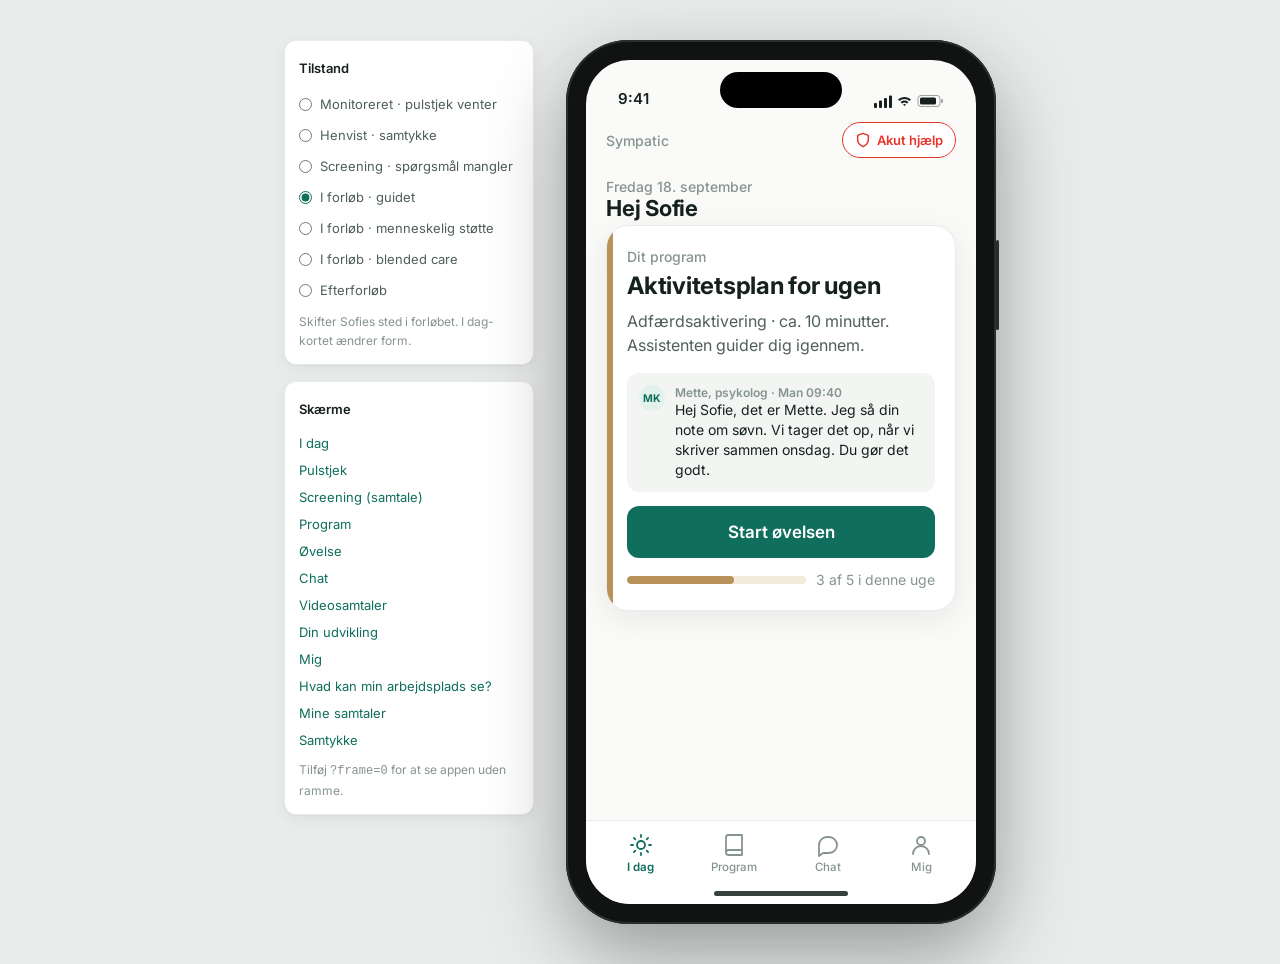
<file: person/index.html>
<!doctype html>
<html lang="da" data-temp="person">
<head>
<meta charset="utf-8">
<meta name="viewport" content="width=device-width, initial-scale=1, viewport-fit=cover">
<title>Sympatic · person-app prototype</title>
<link rel="preconnect" href="https://fonts.googleapis.com">
<link rel="preconnect" href="https://fonts.gstatic.com" crossorigin>
<link href="https://fonts.googleapis.com/css2?family=Inter:wght@400;500;600;700&display=swap" rel="stylesheet">
<link rel="stylesheet" href="../shared/tokens.css">
<style>
/* ---------- stage (outside the phone) ---------- */
* { box-sizing: border-box; }
html, body { margin: 0; }
body {
  font-family: var(--sym-font);
  background: #E9ECEA;
  color: var(--sym-text);
  min-height: 100vh;
  -webkit-font-smoothing: antialiased;
}
.stage {
  display: flex; align-items: flex-start; justify-content: center; gap: 32px;
  padding: 40px 24px; min-height: 100vh;
}
.aside { width: 250px; font-size: 13px; line-height: 19px; color: var(--sym-text-2); }
.aside h2 { font-size: 13px; font-weight: 600; margin: 0 0 8px; color: var(--sym-text); }
.aside .box { background: var(--sym-surface); border: 1px solid var(--sym-border); border-radius: var(--sym-r-md); padding: 14px; margin-bottom: 16px; box-shadow: var(--sym-shadow-card); }
.aside label { display: flex; align-items: center; gap: 8px; padding: 6px 0; cursor: pointer; }
.aside input[type=radio] { accent-color: var(--sym-primary); margin: 0; }
.aside a { display: block; color: var(--sym-primary); text-decoration: none; padding: 4px 0; }
.aside a:hover { text-decoration: underline; }
.aside .hint { color: var(--sym-text-3); font-size: 12px; margin-top: 6px; }

/* ---------- phone ---------- */
.phone {
  flex: none; width: 430px; height: 884px; border-radius: 62px;
  background: #101312; padding: 20px; position: relative;
  box-shadow: 0 30px 80px rgba(0,0,0,.35), inset 0 0 0 2px #2a2f2d;
}
.phone::before { /* side button hint */
  content: ""; position: absolute; right: -3px; top: 200px; width: 3px; height: 90px; background: #2a2f2d; border-radius: 2px;
}
.screen {
  width: 390px; height: 844px; border-radius: 44px; overflow: hidden; background: var(--sym-page);
  position: relative; display: flex; flex-direction: column;
}
body.noframe .stage { padding: 0; display: block; min-height: 0; }
body.noframe .aside { display: none; }
body.noframe .phone { width: 100%; height: 100dvh; border-radius: 0; padding: 0; box-shadow: none; background: none; }
body.noframe .phone::before { display: none; }
body.noframe .screen { width: 100%; height: 100%; border-radius: 0; }
body.noframe .statusbar { display: none; }
body.noframe .island { display: none; }

.statusbar {
  height: 54px; flex: none; display: flex; align-items: flex-end; justify-content: space-between;
  padding: 0 32px 6px; font-size: 15px; font-weight: 600; color: var(--sym-text);
}
.statusbar svg { display: block; }
.island { position: absolute; top: 12px; left: 50%; transform: translateX(-50%); width: 122px; height: 36px; background: #000; border-radius: 20px; z-index: 5; }
.homebar { position: absolute; bottom: 8px; left: 50%; transform: translateX(-50%); width: 134px; height: 5px; border-radius: 3px; background: var(--sym-text); opacity: .85; z-index: 5; }

/* ---------- app chrome ---------- */
.topbar { flex: none; display: flex; align-items: center; justify-content: space-between; padding: 8px 20px 4px; min-height: 48px; }
.topbar .back { display: inline-flex; align-items: center; gap: 4px; min-height: 44px; padding: 0 6px 0 0; color: var(--sym-primary); font-size: var(--sym-fs-body); font-weight: 500; background: none; border: 0; cursor: pointer; font-family: inherit; }
.topbar .title { font-size: var(--sym-fs-small); color: var(--sym-text-3); font-weight: 500; }
.safety {
  display: inline-flex; align-items: center; gap: 6px; min-height: 36px; padding: 0 12px;
  border-radius: var(--sym-r-pill); border: 1.5px solid var(--sym-danger); color: var(--sym-danger);
  background: var(--sym-surface); font-size: 13px; font-weight: 600; cursor: pointer; font-family: inherit;
}
.safety:focus-visible, button:focus-visible, a:focus-visible { outline: 3px solid var(--sym-info); outline-offset: 2px; }

.content { flex: 1; overflow-y: auto; padding: 8px 20px 24px; scrollbar-width: none; }
.content::-webkit-scrollbar { display: none; }
.content.flush { padding-bottom: 16px; }
.content.notabs { padding-bottom: 44px; }

.tabs {
  flex: none; display: grid; grid-template-columns: repeat(4, 1fr); height: 84px;
  padding: 8px 8px 26px; background: var(--sym-surface); border-top: 1px solid var(--sym-border);
}
.tabs a {
  display: flex; flex-direction: column; align-items: center; justify-content: center; gap: 3px;
  min-height: 44px; text-decoration: none; color: var(--sym-text-3); font-size: 11.5px; font-weight: 500; border-radius: var(--sym-r-sm);
}
.tabs a.on { color: var(--sym-primary); font-weight: 600; }
.tabs svg { width: 24px; height: 24px; }

/* ---------- type ---------- */
h1 { font-size: var(--sym-fs-h1); line-height: var(--sym-lh-h1); font-weight: 700; margin: 12px 0 8px; letter-spacing: -.01em; }
h2 { font-size: var(--sym-fs-h2); line-height: var(--sym-lh-h2); font-weight: 600; margin: 20px 0 8px; }
h3 { font-size: var(--sym-fs-h3); line-height: var(--sym-lh-h3); font-weight: 600; margin: 0 0 4px; }
p { font-size: var(--sym-fs-body); line-height: var(--sym-lh-body); margin: 0 0 12px; color: var(--sym-text-2); }
p.lead { color: var(--sym-text); }
.small { font-size: var(--sym-fs-small); line-height: var(--sym-lh-small); color: var(--sym-text-3); }
.micro { font-size: var(--sym-fs-micro); line-height: var(--sym-lh-micro); color: var(--sym-text-3); }

/* ---------- controls ---------- */
.btn {
  display: flex; align-items: center; justify-content: center; width: 100%; min-height: 52px; padding: 0 20px;
  border-radius: var(--sym-r-md); border: 0; font: inherit; font-size: 17px; font-weight: 600; cursor: pointer;
  background: var(--sym-primary); color: #fff;
}
.btn:hover { background: var(--sym-primary-hover); }
.btn.secondary { background: var(--sym-surface); color: var(--sym-primary); border: 1.5px solid var(--sym-border-strong); }
.btn.quiet { background: transparent; color: var(--sym-text-2); font-weight: 500; }
.btn.danger { background: var(--sym-danger); }
.btn.danger-outline { background: var(--sym-surface); color: var(--sym-danger); border: 1.5px solid var(--sym-danger); }
.btn + .btn { margin-top: 10px; }
.btn[disabled] { opacity: .45; cursor: default; }
.linkbtn { background: none; border: 0; font: inherit; font-size: var(--sym-fs-body); color: var(--sym-primary); font-weight: 500; min-height: 44px; padding: 0; cursor: pointer; }

.card { background: var(--sym-surface); border: 1px solid var(--sym-border); border-radius: var(--sym-r-lg); padding: 18px; box-shadow: var(--sym-shadow-card); }
.card + .card { margin-top: 12px; }
.row { display: flex; align-items: center; gap: 12px; }
.row.between { justify-content: space-between; }
.stack > * + * { margin-top: 12px; }

/* list rows (tappable) */
.list { border: 1px solid var(--sym-border); border-radius: var(--sym-r-lg); background: var(--sym-surface); overflow: hidden; }
.list a, .list button { display: flex; align-items: center; gap: 12px; width: 100%; min-height: 56px; padding: 10px 16px; text-decoration: none; color: var(--sym-text); background: none; border: 0; font: inherit; text-align: left; cursor: pointer; }
.list > * + * { border-top: 1px solid var(--sym-border); }
.list .grow { flex: 1; min-width: 0; }
.list .chev { color: var(--sym-text-3); flex: none; }
.list .t { font-size: var(--sym-fs-body); font-weight: 500; line-height: 22px; }
.list .s { font-size: var(--sym-fs-small); color: var(--sym-text-3); line-height: 18px; }

/* glyphs */
.circle { width: 36px; height: 36px; border-radius: 50%; background: var(--sym-primary-soft); color: var(--sym-primary); display: inline-flex; align-items: center; justify-content: center; font-size: 13px; font-weight: 700; flex: none; }
.hex { width: 34px; height: 37px; background: var(--sym-primary); clip-path: polygon(50% 0%,100% 25%,100% 75%,50% 100%,0% 75%,0% 25%); display: inline-flex; align-items: center; justify-content: center; flex: none; position: relative; }
.hex::after { content: ""; position: absolute; inset: 1.5px; background: var(--sym-surface); clip-path: polygon(50% 0%,100% 25%,100% 75%,50% 100%,0% 75%,0% 25%); }
.hex span { position: relative; z-index: 1; color: var(--sym-primary); font-size: 12px; font-weight: 700; }
.hex.sm { width: 26px; height: 28px; } .hex.sm span { font-size: 10px; }
.circle.sm { width: 26px; height: 26px; font-size: 10.5px; }
.circle.you { background: var(--sym-surface-sunken); color: var(--sym-text-2); }

/* chips */
.chip { display: inline-flex; align-items: center; gap: 6px; padding: 4px 10px; border-radius: var(--sym-r-pill); font-size: 12.5px; font-weight: 600; background: var(--sym-primary-soft); color: var(--sym-primary); }
.chip.neutral { background: var(--sym-surface-sunken); color: var(--sym-text-2); }
.chip.success { background: var(--sym-success-soft); color: #0F7A38; }
.chip .dot { width: 7px; height: 7px; border-radius: 50%; background: currentColor; }

/* ---------- TODAY card (the memorable thing; only place --sym-warm lives) ---------- */
.today {
  border-radius: 22px; padding: 22px 20px 20px; background: var(--sym-surface);
  border: 1px solid var(--sym-border); box-shadow: var(--sym-shadow-rail); position: relative; overflow: hidden;
}
.today .band { position: absolute; left: 0; top: 0; bottom: 0; width: 6px; background: var(--sym-warm); }
.today .kicker { font-size: var(--sym-fs-small); color: var(--sym-text-3); font-weight: 500; margin-bottom: 6px; }
.today h1 { margin: 0 0 8px; font-size: 24px; line-height: 30px; }
.today p { margin-bottom: 16px; }
.today .warmbox { background: var(--sym-warm-soft); border-radius: var(--sym-r-md); padding: 14px 16px; margin-bottom: 16px; }
.today .warmbox .t { font-weight: 600; color: var(--sym-text); font-size: var(--sym-fs-body); }
.today .warmbox .s { color: var(--sym-text-2); font-size: var(--sym-fs-small); margin-top: 2px; }
.progressbar { height: 8px; border-radius: 4px; background: var(--sym-warm-soft); overflow: hidden; }
.progressbar i { display: block; height: 100%; background: var(--sym-warm); border-radius: 4px; }
.today .sub { display: flex; gap: 10px; align-items: center; margin-top: 12px; }
.today .msgline { display: flex; gap: 10px; align-items: flex-start; padding: 12px; border-radius: var(--sym-r-md); background: var(--sym-surface-sunken); margin-bottom: 14px; text-decoration: none; color: inherit; }
.today .msgline .who { font-size: var(--sym-fs-micro); color: var(--sym-text-3); font-weight: 600; }
.today .msgline .tx { font-size: var(--sym-fs-small); line-height: 20px; color: var(--sym-text); }
.greeting { padding: 8px 0 4px; }
.greeting .day { font-size: var(--sym-fs-small); color: var(--sym-text-3); font-weight: 500; }
.greeting .hi { font-size: 22px; font-weight: 700; letter-spacing: -.01em; }
.quiet-section { margin-top: 20px; }

/* ---------- pulse / screening ---------- */
.dots { display: flex; gap: 6px; margin: 4px 0 20px; }
.dots i { width: 8px; height: 8px; border-radius: 50%; background: var(--sym-border-strong); }
.dots i.on { background: var(--sym-primary); }
.dots i.done { background: var(--sym-primary); opacity: .45; }
.scale { display: grid; gap: 10px; margin-top: 20px; }
.scale button {
  min-height: 56px; border-radius: var(--sym-r-md); border: 1.5px solid var(--sym-border-strong); background: var(--sym-surface);
  font: inherit; font-size: 17px; font-weight: 500; color: var(--sym-text); cursor: pointer; text-align: left; padding: 0 18px;
}
.scale button:hover { border-color: var(--sym-primary); }
.scale button.picked { border-color: var(--sym-primary); background: var(--sym-primary-soft); color: var(--sym-primary); font-weight: 600; }
.scale.numeric { grid-template-columns: repeat(4, 1fr); }
.scale.numeric button { text-align: center; padding: 0; font-size: 18px; min-height: 52px; }
.scale.numeric button:first-child { grid-column: span 1; }
.scale-ends { display: flex; justify-content: space-between; font-size: var(--sym-fs-micro); color: var(--sym-text-3); margin-top: 6px; }
.q { font-size: 22px; line-height: 30px; font-weight: 600; margin: 8px 0 4px; letter-spacing: -.01em; }

/* conversation (screening + chat) */
.thread { display: flex; flex-direction: column; gap: 14px; padding-bottom: 8px; }
.msg { display: flex; gap: 10px; align-items: flex-end; max-width: 88%; }
.msg.me { align-self: flex-end; flex-direction: row-reverse; }
.msg .bubble { border-radius: 18px; padding: 10px 14px; font-size: var(--sym-fs-body); line-height: 23px; background: var(--sym-surface); border: 1px solid var(--sym-border); color: var(--sym-text); }
.msg.me .bubble { background: var(--sym-primary); color: #fff; border-color: var(--sym-primary); }
.msg.clin .bubble { background: var(--sym-primary-soft); border-color: var(--sym-primary-soft); }
.msg .who { font-size: var(--sym-fs-micro); color: var(--sym-text-3); font-weight: 600; margin: 0 0 4px 4px; }
.msg.me .who { text-align: right; margin: 0 4px 4px 0; }
.msg .col { display: flex; flex-direction: column; min-width: 0; }
.sysline { text-align: center; font-size: var(--sym-fs-small); color: var(--sym-text-3); padding: 4px 0; }
.chips { display: flex; flex-wrap: wrap; gap: 8px; margin-top: 8px; }
.chips button { min-height: 44px; padding: 0 16px; border-radius: var(--sym-r-pill); border: 1.5px solid var(--sym-primary); background: var(--sym-surface); color: var(--sym-primary); font: inherit; font-size: 15px; font-weight: 600; cursor: pointer; }
.chips button:hover { background: var(--sym-primary-soft); }
.composer { flex: none; display: flex; gap: 8px; align-items: center; padding: 10px 16px 12px; border-top: 1px solid var(--sym-border); background: var(--sym-surface); }
.composer input { flex: 1; min-height: 44px; border-radius: var(--sym-r-pill); border: 1.5px solid var(--sym-border-strong); padding: 0 16px; font: inherit; font-size: 16px; background: var(--sym-page); }
.composer button { width: 44px; height: 44px; border-radius: 50%; border: 0; background: var(--sym-primary); color: #fff; cursor: pointer; display: grid; place-items: center; flex: none; }
.talk-human { flex: none; padding: 8px 16px 0; background: var(--sym-surface); }
.talk-human button { width: 100%; min-height: 44px; border-radius: var(--sym-r-md); border: 1.5px dashed var(--sym-border-strong); background: var(--sym-page); font: inherit; font-size: 15px; font-weight: 600; color: var(--sym-primary); cursor: pointer; }
.formitem { padding: 14px 0; border-bottom: 1px solid var(--sym-border); }
.formitem .qt { font-size: 15px; line-height: 21px; font-weight: 500; margin-bottom: 8px; }
.formitem .opts { display: grid; grid-template-columns: repeat(4,1fr); gap: 6px; }
.formitem .opts button { min-height: 44px; border-radius: var(--sym-r-sm); border: 1.5px solid var(--sym-border-strong); background: var(--sym-surface); font: inherit; font-size: 12px; line-height: 14px; font-weight: 500; color: var(--sym-text-2); cursor: pointer; padding: 4px; }
.formitem .opts button.picked { border-color: var(--sym-primary); background: var(--sym-primary-soft); color: var(--sym-primary); font-weight: 600; }
.segment { display: inline-flex; background: var(--sym-surface-sunken); border-radius: var(--sym-r-pill); padding: 3px; }
.segment button { min-height: 38px; padding: 0 14px; border-radius: var(--sym-r-pill); border: 0; background: none; font: inherit; font-size: 14px; font-weight: 600; color: var(--sym-text-2); cursor: pointer; }
.segment button.on { background: var(--sym-surface); color: var(--sym-text); box-shadow: var(--sym-shadow-card); }

/* exercise player */
.step { display: flex; gap: 14px; padding: 14px 0; border-bottom: 1px solid var(--sym-border); }
.step .n { width: 28px; height: 28px; border-radius: 50%; background: var(--sym-primary-soft); color: var(--sym-primary); display: grid; place-items: center; font-size: 13px; font-weight: 700; flex: none; }
.step textarea { width: 100%; min-height: 72px; border-radius: var(--sym-r-sm); border: 1.5px solid var(--sym-border-strong); padding: 10px; font: inherit; font-size: 15px; margin-top: 8px; resize: vertical; }

/* progress chart */
.chart { width: 100%; height: auto; display: block; }
.legend { display: flex; gap: 16px; font-size: var(--sym-fs-small); color: var(--sym-text-2); margin-top: 8px; }
.legend i { display: inline-block; width: 10px; height: 10px; border-radius: 50%; margin-right: 6px; vertical-align: -1px; }

/* visibility list */
.vis h3 { margin-top: 18px; }
.vis ul { list-style: none; padding: 0; margin: 6px 0 0; }
.vis li { display: flex; gap: 10px; align-items: flex-start; padding: 8px 0; font-size: var(--sym-fs-body); line-height: 22px; color: var(--sym-text); border-bottom: 1px solid var(--sym-border); }
.vis li svg { flex: none; margin-top: 3px; }
.vis li.no { color: var(--sym-text-2); }

/* sheet */
.sheet-bg { position: absolute; inset: 0; background: rgba(20,33,29,.45); z-index: 20; display: none; align-items: flex-end; }
.sheet-bg.open { display: flex; }
.sheet { width: 100%; background: var(--sym-surface); border-radius: 22px 22px 0 0; padding: 12px 20px 40px; }
.sheet .grab { width: 40px; height: 5px; border-radius: 3px; background: var(--sym-border-strong); margin: 0 auto 14px; }
.sheet .call { display: flex; align-items: center; justify-content: space-between; min-height: 60px; padding: 8px 0; border-bottom: 1px solid var(--sym-border); text-decoration: none; color: var(--sym-text); }
.sheet .call .num { font-weight: 700; font-size: 18px; }
.sheet .call .lbl { font-size: var(--sym-fs-small); color: var(--sym-text-2); }

.toast { position: absolute; left: 20px; right: 20px; bottom: 100px; background: var(--sym-ink-1); color: #fff; border-radius: var(--sym-r-md); padding: 12px 16px; font-size: 15px; z-index: 30; box-shadow: var(--sym-shadow-pop); display: none; }
.toast.show { display: block; }
.empty { text-align: center; padding: 40px 10px; }
.empty .ic { width: 56px; height: 56px; border-radius: 50%; background: var(--sym-primary-soft); display: grid; place-items: center; margin: 0 auto 14px; color: var(--sym-primary); }

@media (prefers-reduced-motion: no-preference) {
  .today { animation: settle .35s ease-out; }
  @keyframes settle { from { transform: translateY(6px); opacity: .0; } to { transform: none; opacity: 1; } }
}
.trsearch { width: 100%; min-height: 44px; border-radius: var(--sym-r-md); border: 1.5px solid var(--sym-border-strong); padding: 8px 14px; font: inherit; font-size: var(--sym-fs-body); background: var(--sym-surface); color: var(--sym-text); }
.trsearch:focus { outline: none; border-color: var(--sym-primary); }
.trlist { display: flex; flex-direction: column; gap: 12px; margin-top: 12px; }
.trlist .msg { max-width: 92%; }
.trlist .msg.clin { align-self: flex-start; }
.trlist .bubble mark { background: var(--sym-warm-soft); color: inherit; border-radius: 2px; padding: 0 1px; }
.trlist .msg.me .bubble mark { background: rgba(255,255,255,.28); color: #fff; }
.trnote { font-size: var(--sym-fs-small); line-height: var(--sym-lh-small); color: var(--sym-text-2); margin: 6px 4px 0; padding-left: 10px; border-left: 2px solid var(--sym-border-strong); }
.trlist .msg.me .trnote { text-align: right; border-left: 0; border-right: 2px solid var(--sym-border-strong); padding-left: 0; padding-right: 10px; }
.disc { border: 1px solid var(--sym-border); border-radius: var(--sym-r-lg); background: var(--sym-surface); padding: 0 16px; }
.disc summary { min-height: 52px; display: flex; align-items: center; font-size: var(--sym-fs-body); font-weight: 500; cursor: pointer; list-style: none; }
.disc summary::-webkit-details-marker { display: none; }
.disc summary::after { content: ''; margin-left: auto; width: 8px; height: 8px; border-right: 2px solid var(--sym-text-3); border-bottom: 2px solid var(--sym-text-3); transform: rotate(45deg); transition: transform .15s; }
.disc[open] summary::after { transform: rotate(-135deg); }
.disc ul { margin: 0; padding: 0 0 12px 18px; color: var(--sym-text-2); font-size: var(--sym-fs-small); line-height: 22px; }
.disc li + li { margin-top: 6px; }
</style>
</head>
<body>
<div class="stage">
  <div class="aside">
    <div class="box">
      <h2>Tilstand</h2>
      <div id="stateSel"></div>
      <div class="hint">Skifter Sofies sted i forløbet. I dag-kortet ændrer form.</div>
    </div>
    <div class="box">
      <h2>Skærme</h2>
      <div id="routeList"></div>
      <div class="hint">Tilføj <code>?frame=0</code> for at se appen uden ramme.</div>
    </div>
  </div>

  <div class="phone">
    <div class="screen" id="screen">
      <div class="island"></div>
      <div class="statusbar">
        <span>9:41</span>
        <svg width="70" height="14" viewBox="0 0 70 14" aria-hidden="true">
          <g fill="currentColor"><rect x="0" y="9" width="3" height="5" rx="1"/><rect x="5" y="6.5" width="3" height="7.5" rx="1"/><rect x="10" y="4" width="3" height="10" rx="1"/><rect x="15" y="1.5" width="3" height="12.5" rx="1"/></g>
          <path d="M24 5.5c3.5-3.5 9.5-3.5 13 0l-1.5 1.5c-2.7-2.7-7.3-2.7-10 0zm2.5 2.5c2.1-2.1 5.9-2.1 8 0l-1.5 1.5c-1.3-1.3-3.7-1.3-5 0zm2.5 2.5c.8-.8 2.2-.8 3 0L30.5 12z" fill="currentColor"/>
          <rect x="44" y="1.5" width="22" height="11" rx="3" fill="none" stroke="currentColor" stroke-opacity=".4"/><rect x="46" y="3.5" width="16" height="7" rx="1.5" fill="currentColor"/><rect x="67" y="5" width="2" height="4" rx="1" fill="currentColor" fill-opacity=".4"/>
        </svg>
      </div>
      <div class="topbar" id="topbar"></div>
      <div class="content" id="content"></div>
      <div id="footer"></div>
      <nav class="tabs" id="tabs"></nav>
      <div class="homebar"></div>
      <div class="sheet-bg" id="sheet" onclick="if(event.target===this)closeSheet()">
        <div class="sheet" role="dialog" aria-label="Akut hjælp">
          <div class="grab"></div>
          <h2 style="margin-top:0">Har du brug for hjælp nu?</h2>
          <p>Hvis du er i fare, eller har tanker om at gøre dig selv fortræd, så ring. Det er altid det rigtige at gøre.</p>
          <a class="call" href="tel:112"><span><span class="num">112</span><br><span class="lbl">Akut, livsfare</span></span><span class="chip neutral">Ring</span></a>
          <a class="call" href="tel:70201201"><span><span class="num">70 201 201</span><br><span class="lbl">Livslinien, alle dage 11–05</span></span><span class="chip neutral">Ring</span></a>
          <div style="height:16px"></div>
          <button class="btn danger" onclick="closeSheet();toast('En behandler fra Encounter kontakter dig inden for en time.')">Kontakt en behandler nu</button>
          <button class="btn quiet" onclick="closeSheet()">Luk</button>
        </div>
      </div>
      <div class="toast" id="toast"></div>
    </div>
  </div>
</div>

<script src="../shared/data.js"></script>
<script>
// ---------- setup ----------
const QP = new URLSearchParams(location.search);
if (QP.get('frame') === '0') document.body.classList.add('noframe');
const S = { state: 'in_care', level: 'guided', pulse: {}, pulseIdx: 0, scr: {}, scrIdx: 0, scrMode: 'chat', chat: [...SYM.thread], done: {}, consent: null };
SYM.programme.forEach(e => S.done[e.id] = e.done);
if (QP.get('state')) { const [st, lv] = QP.get('state').split(':'); S.state = st; S.level = lv || null; }
const me = SYM.persons.find(p => p.id === 'p1');
const clin = SYM.clinicians.find(c => c.id === 'b1');

const STATES = [
  ['monitored', null, 'Monitoreret · pulstjek venter'],
  ['referred', null, 'Henvist · samtykke'],
  ['screening', null, 'Screening · spørgsmål mangler'],
  ['in_care', 'guided', 'I forløb · guidet'],
  ['in_care', 'human', 'I forløb · menneskelig støtte'],
  ['in_care', 'blended', 'I forløb · blended care'],
  ['post_care', null, 'Efterforløb'],
];
const ROUTES = [['#/today','I dag'],['#/pulse','Pulstjek'],['#/screening','Screening (samtale)'],['#/programme','Program'],['#/exercise/e1','Øvelse'],['#/chat','Chat'],['#/sessions','Videosamtaler'],['#/progress','Din udvikling'],['#/me','Mig'],['#/me/visibility','Hvad kan min arbejdsplads se?'],['#/me/transcripts','Mine samtaler'],['#/consent','Samtykke']];

document.getElementById('stateSel').innerHTML = STATES.map(([st,lv,label],i) =>
  `<label><input type="radio" name="st" value="${i}" ${st===S.state&&lv===S.level?'checked':''}> ${label}</label>`).join('');
document.getElementById('stateSel').addEventListener('change', e => { const [st,lv] = STATES[+e.target.value]; S.state = st; S.level = lv; location.hash = '#/today'; render(); });
document.getElementById('routeList').innerHTML = ROUTES.map(([h,l]) => `<a href="${h}">${l}</a>`).join('');

const ICONS = {
  today: '<svg viewBox="0 0 24 24" fill="none" stroke="currentColor" stroke-width="1.8" stroke-linecap="round" stroke-linejoin="round"><circle cx="12" cy="12" r="4"/><path d="M12 2v2M12 20v2M4.9 4.9l1.4 1.4M17.7 17.7l1.4 1.4M2 12h2M20 12h2M4.9 19.1l1.4-1.4M17.7 6.3l1.4-1.4"/></svg>',
  prog: '<svg viewBox="0 0 24 24" fill="none" stroke="currentColor" stroke-width="1.8" stroke-linecap="round" stroke-linejoin="round"><path d="M4 19.5A2.5 2.5 0 0 1 6.5 17H20"/><path d="M6.5 2H20v20H6.5A2.5 2.5 0 0 1 4 19.5v-15A2.5 2.5 0 0 1 6.5 2z"/></svg>',
  chat: '<svg viewBox="0 0 24 24" fill="none" stroke="currentColor" stroke-width="1.8" stroke-linecap="round" stroke-linejoin="round"><path d="M21 12a8 8 0 0 1-8 8H7l-4 3V12a8 8 0 0 1 8-8h2a8 8 0 0 1 8 8z"/></svg>',
  me: '<svg viewBox="0 0 24 24" fill="none" stroke="currentColor" stroke-width="1.8" stroke-linecap="round" stroke-linejoin="round"><circle cx="12" cy="8" r="4"/><path d="M4 21a8 8 0 0 1 16 0"/></svg>',
  chev: '<svg width="18" height="18" viewBox="0 0 24 24" fill="none" stroke="currentColor" stroke-width="2" stroke-linecap="round" stroke-linejoin="round"><path d="M9 6l6 6-6 6"/></svg>',
  back: '<svg width="22" height="22" viewBox="0 0 24 24" fill="none" stroke="currentColor" stroke-width="2.2" stroke-linecap="round" stroke-linejoin="round"><path d="M15 6l-6 6 6 6"/></svg>',
  check: '<svg width="20" height="20" viewBox="0 0 24 24" fill="none" stroke="currentColor" stroke-width="2.4" stroke-linecap="round" stroke-linejoin="round"><path d="M5 12l5 5L20 7"/></svg>',
  x: '<svg width="20" height="20" viewBox="0 0 24 24" fill="none" stroke="currentColor" stroke-width="2.2" stroke-linecap="round" stroke-linejoin="round"><path d="M6 6l12 12M18 6L6 18"/></svg>',
  send: '<svg width="20" height="20" viewBox="0 0 24 24" fill="none" stroke="currentColor" stroke-width="2.2" stroke-linecap="round" stroke-linejoin="round"><path d="M22 2L11 13M22 2l-7 20-4-9-9-4z"/></svg>',
  shield: '<svg width="16" height="16" viewBox="0 0 24 24" fill="none" stroke="currentColor" stroke-width="2.2" stroke-linecap="round" stroke-linejoin="round"><path d="M12 22s8-4 8-10V5l-8-3-8 3v7c0 6 8 10 8 10z"/></svg>',
  video: '<svg width="22" height="22" viewBox="0 0 24 24" fill="none" stroke="currentColor" stroke-width="1.8" stroke-linecap="round" stroke-linejoin="round"><path d="M23 7l-7 5 7 5V7z"/><rect x="1" y="5" width="15" height="14" rx="2"/></svg>',
};
const esc = s => String(s).replace(/[&<>"]/g, c => ({'&':'&amp;','<':'&lt;','>':'&gt;','"':'&quot;'}[c]));
const hexGlyph = (sm) => `<span class="hex ${sm?'sm':''}" aria-label="Assistent"><span>AI</span></span>`;
const circle = (init, sm, you) => `<span class="circle ${sm?'sm':''} ${you?'you':''}">${init}</span>`;

// ---------- chrome ----------
function chrome(opts) {
  const { back, title, tabs = true, footer = '' } = opts;
  document.getElementById('topbar').innerHTML =
    `<div>${back ? `<button class="back" onclick="location.hash='${back}'">${ICONS.back}Tilbage</button>` : `<span class="title">${esc(title||'')}</span>`}</div>
     <button class="safety" onclick="openSheet()" aria-label="Akut hjælp">${ICONS.shield} Akut hjælp</button>`;
  const tab = (location.hash.split('/')[1] || 'today');
  const on = k => (k === 'today' && ['today','pulse','consent'].includes(tab)) || (k === 'programme' && ['programme','exercise','progress','sessions'].includes(tab)) || (k === 'chat' && ['chat','screening'].includes(tab)) || (k === 'me' && tab === 'me') ? 'on' : '';
  document.getElementById('tabs').innerHTML = tabs ? `
    <a href="#/today" class="${on('today')}">${ICONS.today}I dag</a>
    <a href="#/programme" class="${on('programme')}">${ICONS.prog}Program</a>
    <a href="#/chat" class="${on('chat')}">${ICONS.chat}Chat</a>
    <a href="#/me" class="${on('me')}">${ICONS.me}Mig</a>` : '';
  document.getElementById('tabs').style.display = tabs ? '' : 'none';
  document.getElementById('footer').innerHTML = footer;
  const c = document.getElementById('content'); c.classList.toggle('flush', !!footer); c.classList.toggle('notabs', !tabs && !footer); c.scrollTop = 0;
}
function openSheet() { document.getElementById('sheet').classList.add('open'); }
function closeSheet() { document.getElementById('sheet').classList.remove('open'); }
let toastT; function toast(t) { const el = document.getElementById('toast'); el.textContent = t; el.classList.add('show'); clearTimeout(toastT); toastT = setTimeout(() => el.classList.remove('show'), 2600); }
const greeting = () => `<div class="greeting"><div class="day">Fredag 18. september</div><div class="hi">Hej ${esc(me.name.split(' ')[0])}</div></div>`;

// ---------- TODAY ----------
function todayCard() {
  const todays = SYM.programme.filter(e => e.today && !S.done[e.id]);
  const doneN = SYM.programme.filter(e => S.done[e.id]).length, total = SYM.programme.length;
  const lastClin = [...S.chat].reverse().find(m => m.who === 'clinician');
  const msgline = lastClin ? `<a class="msgline" href="#/chat">${circle('MK', true)}<div><div class="who">Mette, psykolog · ${esc(lastClin.at)}</div><div class="tx">${esc(lastClin.text)}</div></div></a>` : '';
  switch (S.state) {
    case 'monitored': return `
      <div class="today"><div class="band"></div>
        <div class="kicker">Dit ugentlige tjek</div>
        <h1>Tre korte spørgsmål</h1>
        <p>Det tager under et minut. Din arbejdsplads ser kun tal for hele afdelinger, aldrig dit svar.</p>
        <button class="btn" onclick="S.pulseIdx=0;S.pulse={};location.hash='#/pulse'">Start tjekket</button>
      </div>
      <div class="quiet-section"><p class="small">Du er ikke i et forløb. Har du brug for at tale med nogen, kan du altid bruge Akut hjælp øverst, eller <a href="#/me" style="color:var(--sym-primary)">bede om en samtale</a>.</p></div>`;
    case 'referred': return `
      <div class="today"><div class="band"></div>
        <div class="kicker">Ny henvendelse</div>
        <h1>Encounter vil gerne tilbyde dig et forløb</h1>
        <p>PFA har henvist dig. Ingen får noget at vide, før du har sagt ja eller nej.</p>
        <button class="btn" onclick="location.hash='#/consent'">Se, hvad det betyder</button>
      </div>`;
    case 'screening': {
      const n = Object.keys(S.scr).length, tot = SYM.instruments.phq9.length;
      return `
      <div class="today"><div class="band"></div>
        <div class="kicker">Første skridt</div>
        <h1>${n ? 'Gør dine spørgsmål færdige' : 'Ni spørgsmål om, hvordan du har det'}</h1>
        <p>${n ? `Du har svaret på ${n} af ${tot}. Du kan fortsætte, hvor du slap.` : 'Svarene hjælper Mette og holdet med at finde den rigtige hjælp til dig. Ca. fem minutter.'}</p>
        ${n ? `<div class="progressbar" style="margin-bottom:16px"><i style="width:${Math.round(100*n/tot)}%"></i></div>` : ''}
        <button class="btn" onclick="location.hash='#/screening'">${n ? 'Fortsæt' : 'Begynd'}</button>
      </div>`;
    }
    case 'in_care': {
      const ex = todays[0];
      const lvl = S.level;
      return `
      <div class="today"><div class="band"></div>
        <div class="kicker">${lvl === 'blended' ? 'Dit program · næste samtale onsdag 14:00' : lvl === 'human' ? 'Dit program · Mette følger med' : 'Dit program'}</div>
        <h1>${ex ? esc(ex.title) : 'Alt for i dag er gjort'}</h1>
        ${ex ? `<p>${esc(ex.module)} · ca. ${ex.mins} minutter. ${lvl === 'guided' ? 'Assistenten guider dig igennem.' : 'Skriv til Mette, hvis noget er svært.'}</p>` : '<p>Godt gået. Vi ses i morgen.</p>'}
        ${msgline}
        ${ex ? `<button class="btn" onclick="location.hash='#/exercise/${ex.id}'">Start øvelsen</button>` : `<button class="btn secondary" onclick="location.hash='#/programme'">Se dit program</button>`}
        <div class="sub"><div class="progressbar" style="flex:1"><i style="width:${Math.round(100*doneN/total)}%"></i></div><span class="small">${doneN} af ${total} i denne uge</span></div>
      </div>
      ${lvl === 'blended' ? `<div class="card" style="margin-top:14px"><div class="row between"><div class="row">${ICONS.video}<div><h3>Videosamtale med Mette</h3><div class="small">Onsdag 23. sep · 14:00 · 2 af 3 tilbage</div></div></div><a href="#/sessions" style="color:var(--sym-primary)">${ICONS.chev}</a></div></div>` : ''}
      ${lvl === 'human' ? `<div class="card" style="margin-top:14px"><div class="row">${circle('MK')}<div><h3>Mette svarer i dag</h3><div class="small">Hun læser normalt beskeder mellem 9 og 15.</div></div></div></div>` : ''}`;
    }
    case 'post_care': return `
      <div class="today"><div class="band"></div>
        <div class="kicker">Efter dit forløb · uge 3 af 12</div>
        <h1>Hvordan går det?</h1>
        <p>Et kort tjek hver anden uge, så Mette kan følge med lidt endnu. Du kan altid skrive.</p>
        <div class="warmbox"><div class="t">Sidste tjek: 4. september</div><div class="s">Arbejdsevne 8 af 10. Fuld tid siden 25. august.</div></div>
        <button class="btn" onclick="S.pulseIdx=0;S.pulse={};location.hash='#/pulse'">Svar på tre spørgsmål</button>
      </div>
      <div class="quiet-section"><a href="#/progress" class="linkbtn">Se din udvikling</a></div>`;
  }
}
function vToday() {
  chrome({ title: 'Sympatic' });
  document.getElementById('content').innerHTML = greeting() + todayCard();
}

// ---------- PULSE ----------
function vPulse() {
  const qs = SYM.instruments.pulse, i = S.pulseIdx;
  if (i >= qs.length) {
    chrome({ tabs: false });
    document.getElementById('content').innerHTML = `
      <div class="empty" style="padding-top:80px"><div class="ic">${ICONS.check}</div>
        <h1 style="margin-bottom:8px">Tak, ${esc(me.name.split(' ')[0])}</h1>
        <p>Dit svar er gemt.</p></div>
      <div class="card">
        <h3>Det her ser din arbejdsplads</h3>
        <p style="margin:0">Et gennemsnit for afdelinger med mindst fem svar. Aldrig dit navn, aldrig dit svar.</p>
      </div>
      <div class="card">
        <h3>Det her ser PFA</h3>
        <p style="margin:0">Det samme tal for hele virksomheden. Ikke afdelinger, ikke personer.</p>
      </div>
      <div style="height:20px"></div>
      <button class="btn" onclick="S.state==='monitored'||S.state==='post_care'?location.hash='#/today':location.hash='#/today'">Færdig</button>
      <a href="#/me/visibility" class="linkbtn" style="display:block;text-align:center;margin-top:6px">Læs mere om, hvad der deles</a>`;
    return;
  }
  const q = qs[i], numeric = q.scale.length > 6;
  chrome({ back: i ? null : '#/today', title: 'Pulstjek', tabs: false });
  document.getElementById('content').innerHTML = `
    <div class="micro" style="margin-top:8px">Spørgsmål ${i+1} af ${qs.length}</div>
    <div class="dots">${qs.map((_, k) => `<i class="${k===i?'on':k<i?'done':''}"></i>`).join('')}</div>
    <div class="q">${esc(q.text)}</div>
    <div class="small">Den seneste uge</div>
    <div class="scale ${numeric?'numeric':''}">
      ${q.scale.map((s, k) => `<button class="${S.pulse[q.id]===k?'picked':''}" onclick="S.pulse['${q.id}']=${k};S.pulseIdx=${i+1};render()">${esc(s)}</button>`).join('')}
    </div>
    ${numeric ? '<div class="scale-ends"><span>Kan slet ikke arbejde</span><span>Min bedste arbejdsevne</span></div>' : ''}
    ${i ? `<button class="btn quiet" style="margin-top:16px" onclick="S.pulseIdx=${i-1};render()">Forrige spørgsmål</button>` : ''}`;
}

// ---------- SCREENING ----------
const PHQ = ['Slet ikke', 'Flere dage', 'Mere end halvdelen af dagene', 'Næsten hver dag'];
function vScreening() {
  const items = SYM.instruments.phq9;
  const n = Object.keys(S.scr).length;
  const seg = `<div class="segment" style="margin:8px 0 12px"><button class="${S.scrMode==='chat'?'on':''}" onclick="S.scrMode='chat';render()">Samtale</button><button class="${S.scrMode==='form'?'on':''}" onclick="S.scrMode='form';render()">Vis som skema</button></div>`;
  if (n >= items.length) {
    chrome({ tabs: false });
    document.getElementById('content').innerHTML = `
      <div class="empty" style="padding-top:60px"><div class="ic">${ICONS.check}</div><h1 style="margin-bottom:8px">Tak. Det var det sidste.</h1>
      <p>Mette og holdet ser dine svar i morgen tidlig. Du hører fra os inden for to hverdage, uanset hvad.</p></div>
      <div class="card"><h3>Hvad sker der nu?</h3><p style="margin:0">En psykolog vurderer, om et forløb giver mening for dig. Assistenten har lavet et forslag, men det er altid et menneske, der beslutter.</p></div>
      <div style="height:20px"></div>
      <button class="btn" onclick="S.state='screening';location.hash='#/today'">Til forsiden</button>`;
    return;
  }
  if (S.scrMode === 'form') {
    chrome({ back: '#/today', title: 'Spørgsmål', tabs: false, footer: `<div style="padding:12px 20px 30px;background:var(--sym-surface);border-top:1px solid var(--sym-border)"><button class="btn" ${n<items.length?'disabled':''} onclick="render()">Send svar</button></div>` });
    document.getElementById('content').innerHTML = seg + `
      <h1 style="margin-top:0">Hvor ofte har du de sidste to uger været generet af…</h1>
      ${items.map((t, k) => `<div class="formitem"><div class="qt">${k+1}. ${esc(t)}</div><div class="opts">${PHQ.map((o, v) => `<button class="${S.scr[k]===v?'picked':''}" onclick="S.scr[${k}]=${v};render()">${esc(o)}</button>`).join('')}</div></div>`).join('')}
      <p class="small" style="margin-top:14px">${n} af ${items.length} besvaret</p>`;
    return;
  }
  const k = Math.min(S.scrIdx, items.length - 1);
  const answered = Object.keys(S.scr).map(Number).sort((a, b) => a - b);
  chrome({ back: '#/today', title: 'Spørgsmål', tabs: false, footer: `<div style="padding:8px 20px 30px;background:var(--sym-page)"><div class="chips">${PHQ.map((o, v) => `<button onclick="S.scr[${k}]=${v};S.scrIdx=${k+1};render()">${esc(o)}</button>`).join('')}</div></div>` });
  document.getElementById('content').innerHTML = seg + `
    <div class="micro">Spørgsmål ${k+1} af ${items.length}</div>
    <div class="progressbar" style="margin:6px 0 16px"><i style="width:${Math.round(100*n/items.length)}%"></i></div>
    <div class="thread">
      ${k === 0 && !answered.length ? `<div class="msg">${hexGlyph(true)}<div class="col"><div class="who">Assistent</div><div class="bubble">Hej Sofie. Jeg stiller ni spørgsmål om de sidste to uger. Der er ingen rigtige svar, og du kan holde pause når som helst.</div></div></div>` : ''}
      ${answered.filter(a => a >= k - 2 && a < k).map(a => `
        <div class="msg">${hexGlyph(true)}<div class="col"><div class="who">Assistent</div><div class="bubble">${esc(items[a])}?</div></div></div>
        <div class="msg me">${circle('SA', true, true)}<div class="col"><div class="who">Dig</div><div class="bubble">${esc(PHQ[S.scr[a]])}</div></div></div>`).join('')}
      <div class="msg">${hexGlyph(true)}<div class="col"><div class="who">Assistent</div><div class="bubble">${k === 8 ? 'Det sidste spørgsmål kan være svært. Du behøver ikke være alene med det, uanset dit svar. ' : ''}Hvor ofte har du været generet af: <strong>${esc(items[k])}</strong>?</div></div></div>
    </div>
    ${k > 0 ? `<button class="linkbtn" onclick="S.scrIdx=${k-1};render()">Ret forrige svar</button>` : ''}`;
}

// ---------- PROGRAMME ----------
function vProgramme() {
  chrome({ title: 'Program' });
  if (S.state !== 'in_care' && S.state !== 'post_care') {
    document.getElementById('content').innerHTML = `<h1>Program</h1><div class="empty"><div class="ic">${ICONS.check}</div><p class="lead">Du har ikke et program endnu.</p><p>Når en psykolog har set dine svar, får du øvelser her, der passer til dig.</p><button class="btn secondary" onclick="location.hash='#/today'">Til forsiden</button></div>`;
    return;
  }
  const todays = SYM.programme.filter(e => e.today), rest = SYM.programme.filter(e => !e.today);
  const row = e => `<a href="#/exercise/${e.id}"><span class="circle ${S.done[e.id]?'':'you'}" style="${S.done[e.id]?'':'background:var(--sym-surface-sunken)'}">${S.done[e.id]?ICONS.check:''}</span><div class="grow"><div class="t">${esc(e.title)}</div><div class="s">${esc(e.module)} · ${e.mins} min${S.done[e.id]?' · gjort':''}</div></div><span class="chev">${ICONS.chev}</span></a>`;
  document.getElementById('content').innerHTML = `
    <h1>Dit program</h1>
    <p>${S.level === 'blended' ? 'Øvelser mellem dine samtaler med Mette.' : 'Øvelser valgt til dig. Rækkefølgen er kun et forslag.'}</p>
    <h2>I dag</h2><div class="list">${todays.map(row).join('')}</div>
    <h2>Tidligere i ugen</h2><div class="list">${rest.map(row).join('')}</div>
    <div style="margin-top:20px" class="list"><a href="#/progress"><div class="grow"><div class="t">Din udvikling</div><div class="s">Uge for uge, i almindelige ord</div></div><span class="chev">${ICONS.chev}</span></a>${S.level==='blended'?`<a href="#/sessions"><div class="grow"><div class="t">Videosamtaler</div><div class="s">1 af 3 brugt</div></div><span class="chev">${ICONS.chev}</span></a>`:''}</div>`;
}
const STEPS = {
  e1: ['Skriv tre ting, du gerne vil nå i næste uge. Små ting tæller.', 'Sæt hver ting på en dag. Vælg dage, hvor du har mest energi.', 'Vælg én ting, du kan gøre i morgen, selv hvis dagen bliver dårlig.'],
  e2: ['Vælg et tidspunkt at stå op på. Det samme hver dag, også i weekenden.', 'Skriv, hvad du vil gøre den sidste halve time før sengetid, uden skærm.', 'Læg telefonen uden for soveværelset i nat.'],
  e3: ['Beskriv en situation i dag, hvor du fik det dårligt.', 'Hvad tænkte du i situationen? Skriv tanken, som den lød.', 'Hvad ville du sige til en kollega, der tænkte det samme?'],
  e4: ['Skriv én opgave, du sagde ja til i denne uge, som du helst havde sagt nej til.', 'Hvad kunne du have sagt i stedet? Formulér det i én sætning.', 'Hvem på arbejdet kan du sige det til først?'],
  e5: ['Sid roligt. Ånd ind gennem næsen i 4 sekunder.', 'Hold vejret i 7 sekunder.', 'Ånd langsomt ud gennem munden i 8 sekunder. Gentag fire gange.'],
};
function vExercise(id) {
  const e = SYM.programme.find(x => x.id === id);
  if (!e) { location.hash = '#/programme'; return; }
  chrome({ back: '#/programme', tabs: false, footer: `<div style="padding:12px 20px 30px;background:var(--sym-surface);border-top:1px solid var(--sym-border)"><button class="btn" onclick="S.done['${id}']=true;toast('Gemt. Mette kan se, at du har lavet øvelsen.');location.hash='#/programme'">${S.done[id]?'Gem igen':'Færdig'}</button></div>` });
  document.getElementById('content').innerHTML = `
    <div class="micro">${esc(e.module)} · ca. ${e.mins} min</div>
    <h1 style="margin-top:4px">${esc(e.title)}</h1>
    <div class="msg" style="max-width:100%;margin-bottom:8px">${hexGlyph(true)}<div class="col"><div class="who">Assistent</div><div class="bubble">Tag det i dit tempo. Skriv kort, og spring over, hvis noget ikke passer i dag.</div></div></div>
    ${(STEPS[id]||[]).map((s, i) => `<div class="step"><div class="n">${i+1}</div><div style="flex:1"><div style="font-size:16px;line-height:24px">${esc(s)}</div>${id!=='e5'?'<textarea placeholder="Skriv her"></textarea>':''}</div></div>`).join('')}
    <p class="small" style="margin-top:14px">Det, du skriver, kan Mette læse. Assistenten kan ikke dele det med andre.</p>`;
}

// ---------- CHAT ----------
function vChat() {
  const inCare = S.state === 'in_care' || S.state === 'post_care';
  chrome({ title: 'Chat', footer: inCare ? `
    <div class="talk-human"><button onclick="S.chat.push({sys:true,text:'Anmodning sendt til Mette. Hun svarer normalt inden for en arbejdsdag.'});render()">Jeg vil gerne tale med en person</button></div>
    <div class="composer"><input id="cmp" placeholder="Skriv til assistenten" aria-label="Besked"><button aria-label="Send" onclick="sendMsg()">${ICONS.send}</button></div>` : '' });
  if (!inCare) {
    document.getElementById('content').innerHTML = `<h1>Chat</h1><div class="empty"><div class="ic">${ICONS.chat.replace('<svg','<svg width="26" height="26"')}</div><p class="lead">Chatten åbner, når du er i et forløb.</p><p>Indtil da kan du altid nå Akut hjælp øverst på skærmen.</p></div>`;
    return;
  }
  document.getElementById('content').innerHTML = `
    <div class="row between" style="padding:6px 0 14px"><div class="row">${hexGlyph()}<div><h3>Assistent</h3><div class="small">Mette, psykolog, læser med</div></div></div><span class="chip neutral"><i class="dot" style="background:var(--sym-success)"></i>Overvåget</span></div>
    <div class="thread">${S.chat.map(m => m.sys ? `<div class="sysline">${esc(m.text)}</div>` : `
      <div class="msg ${m.who==='person'?'me':m.who==='clinician'?'clin':''}">${m.who==='assistant'?hexGlyph(true):m.who==='clinician'?circle('MK',true):circle('SA',true,true)}
        <div class="col"><div class="who">${m.who==='assistant'?'Assistent':m.who==='clinician'?'Mette, psykolog':'Dig'} · ${esc(m.at||'Nu')}</div><div class="bubble">${esc(m.text)}</div></div></div>`).join('')}</div>`;
  const c = document.getElementById('content'); requestAnimationFrame(() => { c.scrollTop = c.scrollHeight; });
}
function sendMsg() {
  const el = document.getElementById('cmp'); const t = el.value.trim(); if (!t) return;
  S.chat.push({ who: 'person', at: 'Nu', text: t });
  S.chat.push({ who: 'assistant', at: 'Nu', text: 'Tak, det har jeg noteret til Mette. Vil du fortsætte med dagens øvelse, eller tale lidt mere om det først?' });
  render();
}

// ---------- SESSIONS ----------
function vSessions() {
  chrome({ back: '#/programme', title: 'Videosamtaler', tabs: true });
  if (S.level !== 'blended') { document.getElementById('content').innerHTML = `<h1>Videosamtaler</h1><div class="empty"><p class="lead">Ingen samtaler planlagt.</p><p>Videosamtaler er en del af blended care. Skriv til Mette, hvis du tror, det er noget for dig.</p><button class="btn secondary" onclick="location.hash='#/chat'">Gå til chat</button></div>`; return; }
  document.getElementById('content').innerHTML = `
    <h1>Videosamtaler</h1><p>Du har op til tre samtaler med Mette i dit forløb.</p>
    <div class="card"><div class="row">${ICONS.video}<div><h3>Onsdag 23. september · 14:00</h3><div class="small">45 min · Mette Kjær, psykolog</div></div></div>
      <div style="height:14px"></div><button class="btn" onclick="toast('Linket åbner 10 minutter før samtalen.')">Deltag</button>
      <button class="btn quiet" onclick="toast('Skriv til Mette i chatten for at flytte tiden.')">Flyt tiden</button></div>
    <h2>Brugt</h2>
    <div class="list"><div style="display:flex;gap:12px;align-items:center;padding:12px 16px"><span class="circle">${ICONS.check}</span><div class="grow"><div class="t">Onsdag 9. september · 14:00</div><div class="s">Gennemført · 1 af 3</div></div></div></div>
    <p class="small" style="margin-top:14px">Samtalerne foregår i en sikker videoforbindelse. De optages ikke.</p>`;
}

// ---------- PROGRESS ----------
function vProgress() {
  chrome({ back: '#/programme', title: 'Din udvikling' });
  const T = SYM.trajectory, W = 350, H = 200, pl = 34, pr = 12, pt = 16, pb = 30;
  const x = i => pl + i * (W - pl - pr) / (T.length - 1);
  const yP = v => pt + (27 - v) / 27 * (H - pt - pb);
  const yW = v => pt + (10 - v) / 10 * (H - pt - pb);
  const line = (f, key) => T.map((d, i) => `${i?'L':'M'}${x(i).toFixed(1)},${f(d[key]).toFixed(1)}`).join(' ');
  const first = T[0], last = T[T.length - 1];
  const better = last.phq < first.phq;
  document.getElementById('content').innerHTML = `
    <h1>Din udvikling</h1>
    <p class="lead">${better ? `Siden uge ${first.w.slice(1)} er det blevet lidt lettere. Den sidste uge var tungere igen, og det er normalt.` : 'Der er ikke sket den store ændring endnu. Det er normalt de første uger.'}</p>
    <div class="card">
      <svg class="chart" viewBox="0 0 ${W} ${H}" role="img" aria-label="Udvikling over fem uger">
        <rect x="${pl}" y="${pt}" width="${W-pl-pr}" height="${H-pt-pb}" fill="var(--sym-warm-soft)" opacity=".55"/>
        <text x="${pl+6}" y="${pt+14}" font-size="10" fill="var(--sym-text-3)">Guidet forløb</text>
        ${[0,9,18,27].map(v => `<line x1="${pl}" x2="${W-pr}" y1="${yP(v)}" y2="${yP(v)}" stroke="var(--sym-border)"/><text x="${pl-6}" y="${yP(v)+4}" font-size="10" text-anchor="end" fill="var(--sym-text-3)">${v}</text>`).join('')}
        <path d="${line(yP,'phq')}" fill="none" stroke="var(--sym-primary)" stroke-width="2.5" stroke-linejoin="round"/>
        <path d="${line(yW,'wai')}" fill="none" stroke="var(--sym-info)" stroke-width="2.5" stroke-dasharray="5 4" stroke-linejoin="round"/>
        ${T.map((d, i) => `<circle cx="${x(i)}" cy="${yP(d.phq)}" r="4" fill="var(--sym-surface)" stroke="var(--sym-primary)" stroke-width="2"/><circle cx="${x(i)}" cy="${yW(d.wai)}" r="4" fill="var(--sym-surface)" stroke="var(--sym-info)" stroke-width="2"/><text x="${x(i)}" y="${H-10}" font-size="11" text-anchor="middle" fill="var(--sym-text-3)">${d.w}</text>`).join('')}
      </svg>
      <div class="legend"><span><i style="background:var(--sym-primary)"></i>Hvordan du har det (lavere er bedre)</span></div>
      <div class="legend" style="margin-top:4px"><span><i style="background:var(--sym-info)"></i>Din arbejdsevne, 0–10 (højere er bedre)</span></div>
    </div>
    <div class="card"><h3>Hvad tallene betyder</h3><p style="margin:0">Den første linje er dine svar på de ni spørgsmål, du får hver uge. Den anden er, hvordan du selv vurderer din arbejdsevne. Mette ser det samme billede som dig.</p></div>`;
}

// ---------- ME ----------
function vMe() {
  chrome({ title: 'Mig' });
  document.getElementById('content').innerHTML = `
    <h1>Mig</h1>
    <div class="row" style="margin-bottom:20px">${circle('SA')}<div><h3>${esc(me.name)}</h3><div class="small">${esc(SYM.tenants.find(t=>t.id===me.firma).name)} · via PFA Pension</div></div></div>
    <div class="list">
      <a href="#/me/visibility"><div class="grow"><div class="t">Hvad kan min arbejdsplads se?</div><div class="s">Og hvad PFA kan se</div></div><span class="chev">${ICONS.chev}</span></a>
      <a href="#/me/transcripts"><div class="grow"><div class="t">Mine samtaler</div><div class="s">Ordret, forseglet, kun for dig og Mette</div></div><span class="chev">${ICONS.chev}</span></a>
      <a href="#/consent"><div class="grow"><div class="t">Dit samtykke</div><div class="s">Givet 24. august 2026 · kan trækkes tilbage</div></div><span class="chev">${ICONS.chev}</span></a>
      <button onclick="toast('Vi sender en kopi af dine data til din e-mail inden for 24 timer.')"><div class="grow"><div class="t">Få en kopi af mine data</div><div class="s">Alt, vi har om dig, som en fil</div></div><span class="chev">${ICONS.chev}</span></button>
    </div>
    <h2>Dit hold</h2>
    <div class="list">
      <div style="display:flex;gap:12px;align-items:center;padding:12px 16px">${circle('MK')}<div class="grow"><div class="t">Mette Kjær</div><div class="s">Psykolog, Encounter · din behandler</div></div></div>
      <div style="display:flex;gap:12px;align-items:center;padding:12px 16px">${hexGlyph()}<div class="grow"><div class="t">Assistent</div><div class="s">Hjælper med øvelser · altid under Mettes opsyn</div></div></div>
    </div>
    <h2>Konto</h2>
    <div class="list">
      <button onclick="toast('Påmindelser: onsdag 08:00. Ændr i næste version.')"><div class="grow"><div class="t">Påmindelser</div><div class="s">Onsdag kl. 08:00</div></div><span class="chev">${ICONS.chev}</span></button>
      <button onclick="toast('Du logger ind med MitID.')"><div class="grow"><div class="t">Log ind</div><div class="s">MitID</div></div><span class="chev">${ICONS.chev}</span></button>
      <button onclick="if(confirm('Slet din konto og alle dine data? Det kan ikke fortrydes.'))toast('Anmodning modtaget. Data slettes inden for 30 dage.')"><div class="grow"><div class="t" style="color:var(--sym-danger)">Slet min konto</div><div class="s">Dine data slettes inden for 30 dage</div></div></button>
    </div>
    <p class="micro" style="margin-top:20px">Sympatic leveres af Encounter i samarbejde med PFA Pension. Version 0.1, prototype.</p>`;
}

let TRQ = '';
function trMark(text, q) { if (!q) return esc(text); const re = new RegExp('(' + q.replace(/[.*+?^${}()|[\]\\]/g, '\\$&') + ')', 'ig'); return esc(text).replace(re, '<mark>$1</mark>'); }
function vTranscripts(sid) {
  const sessions = (SYM.transcripts && SYM.transcripts['C-1041']) || [];
  const store = `<details class="disc"><summary>Sådan opbevares dine samtaler</summary><ul>
      <li>Optaget som to separate lydspor, ét for dig og ét for Mette. Derfor ved vi altid, hvem der sagde hvad.</li>
      <li>Transskriberet på Sympatics egen server. Lyden forlader ikke serveren.</li>
      <li>Lyden slettes, når teksten er forseglet.</li>
      <li>Teksten er krypteret og kan ikke ændres. Rettelser gemmes som kommentarer ved siden af.</li>
      <li>Kun du og din behandler kan søge i den. Hver læsning logges.</li></ul></details>`;
  if (!sid) {
    chrome({ back: '#/me', title: 'Mine samtaler' });
    document.getElementById('content').innerHTML = `
      <h1>Mine samtaler</h1>
      <p class="lead" style="color:var(--sym-text-2)">Dette er ordret, hvad der blev sagt. Det kan ikke ændres, kun kommenteres. Kun du og Mette kan læse det.</p>
      <div class="list">${sessions.map(sn => `<a href="#/me/transcripts/${sn.id}"><div class="grow"><div class="t">${esc(sn.label.replace('Samtale', 'Videosamtale'))}</div><div class="s">${sn.mins} min · Mette, psykolog · forseglet ${esc(sn.seal.sealed_at.split(' ')[1])}</div></div><span class="chev">${ICONS.chev}</span></a>`).join('')}</div>
      <div style="margin-top:16px">${store}</div>`;
    return;
  }
  const sn = sessions.find(x => x.id === sid); if (!sn) { location.hash = '#/me/transcripts'; return; }
  chrome({ back: '#/me/transcripts', title: sn.label });
  const q = TRQ.trim();
  const segs = q ? sn.segments.filter(x => x.text.toLowerCase().includes(q.toLowerCase())) : sn.segments;
  document.getElementById('content').innerHTML = `
    <h1>${esc(sn.label.replace('Samtale', 'Videosamtale'))}</h1>
    <div class="small" style="margin-bottom:12px">${sn.mins} minutter · med Mette, psykolog · forseglet ${esc(sn.seal.sealed_at)}</div>
    <p class="micro" style="margin:0 0 12px">Dette er ordret, hvad der blev sagt. Det kan ikke ændres, kun kommenteres. Kun du og Mette kan læse det.</p>
    <input class="trsearch" id="trsearch" type="search" placeholder="Søg i samtalen" value="${esc(TRQ)}" aria-label="Søg i samtalen">
    ${q ? `<div class="small" style="margin:6px 0 10px">${segs.length} ${segs.length === 1 ? 'sted' : 'steder'} med “${esc(q)}”</div>` : ''}
    <div class="trlist">${segs.length ? segs.map(sg => `
      <div class="msg ${sg.who === 'person' ? 'me' : 'clin'}">${sg.who === 'person' ? circle('SA', true, true) : circle('MK', true)}<div class="col"><div class="who">${sg.who === 'person' ? 'Dig' : 'Mette, psykolog'} · ${sg.t}</div><div class="bubble">${trMark(sg.text, q)}</div>${sg.note ? `<div class="trnote"><b>Kommentar fra Mette, ${esc(sg.note.at)}:</b> ${esc(sg.note.text)}. Det oprindelige står uændret ovenfor.</div>` : ''}</div></div>`).join('') : `<p class="small">Ingen steder i samtalen matcher “${esc(q)}”.</p>`}</div>
    <div style="margin-top:20px">${store}</div>`;
  const inp = document.getElementById('trsearch');
  inp.addEventListener('input', () => { TRQ = inp.value; const pos = inp.selectionStart; vTranscripts(sid); const n = document.getElementById('trsearch'); n.focus(); n.setSelectionRange(pos, pos); });
}
function vVisibility() {
  chrome({ back: '#/me', title: 'Hvad deles?' });
  const yes = `<svg width="20" height="20" viewBox="0 0 24 24" fill="none" stroke="var(--sym-success)" stroke-width="2.4" stroke-linecap="round" stroke-linejoin="round"><path d="M5 12l5 5L20 7"/></svg>`;
  const no = `<svg width="20" height="20" viewBox="0 0 24 24" fill="none" stroke="var(--sym-text-3)" stroke-width="2.2" stroke-linecap="round" stroke-linejoin="round"><path d="M6 6l12 12M18 6L6 18"/></svg>`;
  document.getElementById('content').innerHTML = `
    <div class="vis">
      <h1>Hvad kan min arbejdsplads se?</h1>
      <p class="lead">Kort sagt: tal for grupper, aldrig dig.</p>
      <h3>Nordisk Logistik kan se</h3>
      <ul>
        <li>${yes}<span>Gennemsnit for afdelinger med mindst fem svar</span></li>
        <li>${yes}<span>Hvor mange procent der har svaret</span></li>
        <li>${yes}<span>Hvor mange fra virksomheden der er i et forløb, som et tal</span></li>
      </ul>
      <h3>Nordisk Logistik kan ikke se</h3>
      <ul>
        <li class="no">${no}<span>Dine svar på pulstjekket</span></li>
        <li class="no">${no}<span>Om du er i et forløb, eller hvad du taler med Mette om</span></li>
        <li class="no">${no}<span>Dine spørgeskemaer, øvelser eller din udvikling</span></li>
      </ul>
      <h3>PFA Pension kan se</h3>
      <ul>
        <li>${yes}<span>At de har henvist dig, og om du sagde ja eller nej</span></li>
        <li>${yes}<span>Hvilket trin dit forløb er på, uden detaljer</span></li>
        <li>${yes}<span>Tal for hele virksomheder, ikke afdelinger</span></li>
      </ul>
      <h3>PFA Pension kan ikke se</h3>
      <ul>
        <li class="no">${no}<span>Noget som helst, du har skrevet eller svaret</span></li>
      </ul>
      <h3>Mette og Encounter kan se</h3>
      <ul>
        <li>${yes}<span>Alt i dit forløb. Hver gang nogen åbner dine data, bliver det logget, og du kan bede om loggen.</span></li>
      </ul>
    </div>`;
}
function vConsent() {
  chrome({ back: '#/today', tabs: false });
  const given = S.state !== 'referred';
  document.getElementById('content').innerHTML = `
    <div class="micro" style="margin-top:8px">${given ? 'Dit samtykke' : 'Før vi går videre'}</div>
    <h1 style="margin-top:4px">${given ? 'Du har sagt ja til et forløb' : 'PFA har henvist dig til Encounter'}</h1>
    <p class="lead">${given ? 'Givet 24. august 2026. Du kan trække det tilbage når som helst, og så stopper forløbet.' : 'Det betyder, at PFA mener, at du kan have gavn af hjælp til at holde fast i dit arbejde. Ingen andre ved det endnu.'}</p>
    <div class="card"><h3>Hvis du siger ja</h3>
      <ul style="padding-left:18px;margin:6px 0 0;font-size:16px;line-height:24px;color:var(--sym-text)">
        <li>Du får ni spørgsmål om, hvordan du har det.</li>
        <li>En psykolog fra Encounter vurderer svarene.</li>
        <li>PFA får at vide, at du sagde ja. Ikke dine svar.</li>
        <li>Din arbejdsplads får ingenting at vide.</li>
      </ul></div>
    <div class="card"><h3>Hvis du siger nej</h3><p style="margin:0">Så sker der ikke mere. PFA får at vide, at du sagde nej tak, og det får ingen betydning for din pension.</p></div>
    <div style="height:20px"></div>
    ${given
      ? `<button class="btn danger-outline" onclick="if(confirm('Trække samtykket tilbage og stoppe forløbet?'))toast('Mette får besked. Forløbet stopper, og dine data slettes efter 30 dage.')">Træk samtykke tilbage</button>`
      : `<button class="btn" onclick="S.consent=true;S.state='screening';toast('Tak. Du kan begynde, når du er klar.');location.hash='#/today'">Ja, jeg vil gerne høre mere</button>
         <button class="btn secondary" onclick="S.consent=false;S.state='monitored';toast('Vi giver PFA besked. Tak for svaret.');location.hash='#/today'">Nej tak</button>`}
    <a href="#/me/visibility" class="linkbtn" style="display:block;text-align:center;margin-top:8px">Hvem kan se hvad?</a>`;
}

// ---------- router ----------
function render() {
  const h = location.hash || '#/today';
  const parts = h.replace('#/', '').split('/');
  closeSheet();
  switch (parts[0]) {
    case 'today': return vToday();
    case 'pulse': return vPulse();
    case 'screening': return vScreening();
    case 'programme': return vProgramme();
    case 'exercise': return vExercise(parts[1]);
    case 'chat': return vChat();
    case 'sessions': return vSessions();
    case 'progress': return vProgress();
    case 'me': return parts[1] === 'visibility' ? vVisibility() : parts[1] === 'transcripts' ? vTranscripts(parts[2]) : vMe();
    case 'consent': return vConsent();
    default: location.hash = '#/today';
  }
}
window.addEventListener('hashchange', render);
render();
</script>
</body>
</html>
</file>
<file: shared/tokens.css>
/* SYMPATIC design tokens — v0.1
   Inherited structure from the Symfonik rewrite (apps/symfonik/src/styles/tokens.css),
   re-hued to Sympatic teal-green. Two temperatures share these names:
   the console uses them as-is, the person app overrides scale on [data-temp="person"]. */
:root {
  /* brand */
  --sym-primary: #0F6E5C;
  --sym-primary-hover: #0B5949;
  --sym-primary-soft: #E3F1ED;
  --sym-primary-softer: #F2F8F6;
  /* ink (sidebar world) */
  --sym-ink-0: #06211C;
  --sym-ink-1: #0E3A32;
  --sym-ink-glow: #158A72;
  --sym-ink-text: #FFFFFF;
  --sym-ink-text-muted: #9CC4B9;
  --sym-ink-active-pill: rgba(255,255,255,0.14);
  /* surfaces */
  --sym-page: #FAFAF8;
  --sym-surface: #FFFFFF;
  --sym-surface-sunken: #F3F5F3;
  --sym-border: #E8ECE9;
  --sym-border-strong: #D5DDD8;
  /* text */
  --sym-text: #14211D;
  --sym-text-2: #4F5F5A;
  --sym-text-3: #86948F;
  /* warm accent — person temperature only, fill/border/progress, never text */
  --sym-warm: #B9925A;
  --sym-warm-soft: #F4EBDD;
  /* semantic (unchanged from Symfonik) */
  --sym-success: #17A24F; --sym-success-soft: #E4F6EB;
  --sym-warning: #F97316; --sym-warning-soft: #FEF0E3;
  --sym-danger:  #E8342A; --sym-danger-soft:  #FDE7E4;
  --sym-info:    #4684F4; --sym-info-soft:    #E8F0FE;
  /* type */
  --sym-font: "Inter", -apple-system, BlinkMacSystemFont, "Segoe UI", Roboto, sans-serif;
  --sym-fs-h1: 26px; --sym-lh-h1: 34px;
  --sym-fs-h2: 20px; --sym-lh-h2: 28px;
  --sym-fs-h3: 16px; --sym-lh-h3: 24px;
  --sym-fs-body: 14px; --sym-lh-body: 21px;
  --sym-fs-small: 13px; --sym-lh-small: 19px;
  --sym-fs-micro: 11.5px; --sym-lh-micro: 16px;
  /* shape + depth */
  --sym-r-sm: 8px; --sym-r-md: 12px; --sym-r-lg: 16px; --sym-r-pill: 999px;
  --sym-shadow-card: 0 1px 2px rgba(20,33,29,0.04), 0 4px 16px rgba(20,33,29,0.05);
  --sym-shadow-rail: 0 8px 32px rgba(20,33,29,0.08);
  --sym-shadow-pop:  0 12px 40px rgba(20,33,29,0.16);
  /* spacing */
  --sym-s1: 4px; --sym-s2: 8px; --sym-s3: 12px; --sym-s4: 16px;
  --sym-s5: 20px; --sym-s6: 24px; --sym-s7: 32px; --sym-s8: 40px;
}
[data-temp="person"] {
  --sym-fs-h1: 24px; --sym-lh-h1: 30px;
  --sym-fs-h2: 20px; --sym-lh-h2: 26px;
  --sym-fs-body: 16px; --sym-lh-body: 24px;
  --sym-fs-small: 14px; --sym-lh-small: 20px;
  --sym-fs-micro: 12px; --sym-lh-micro: 16px;
}
</file>
